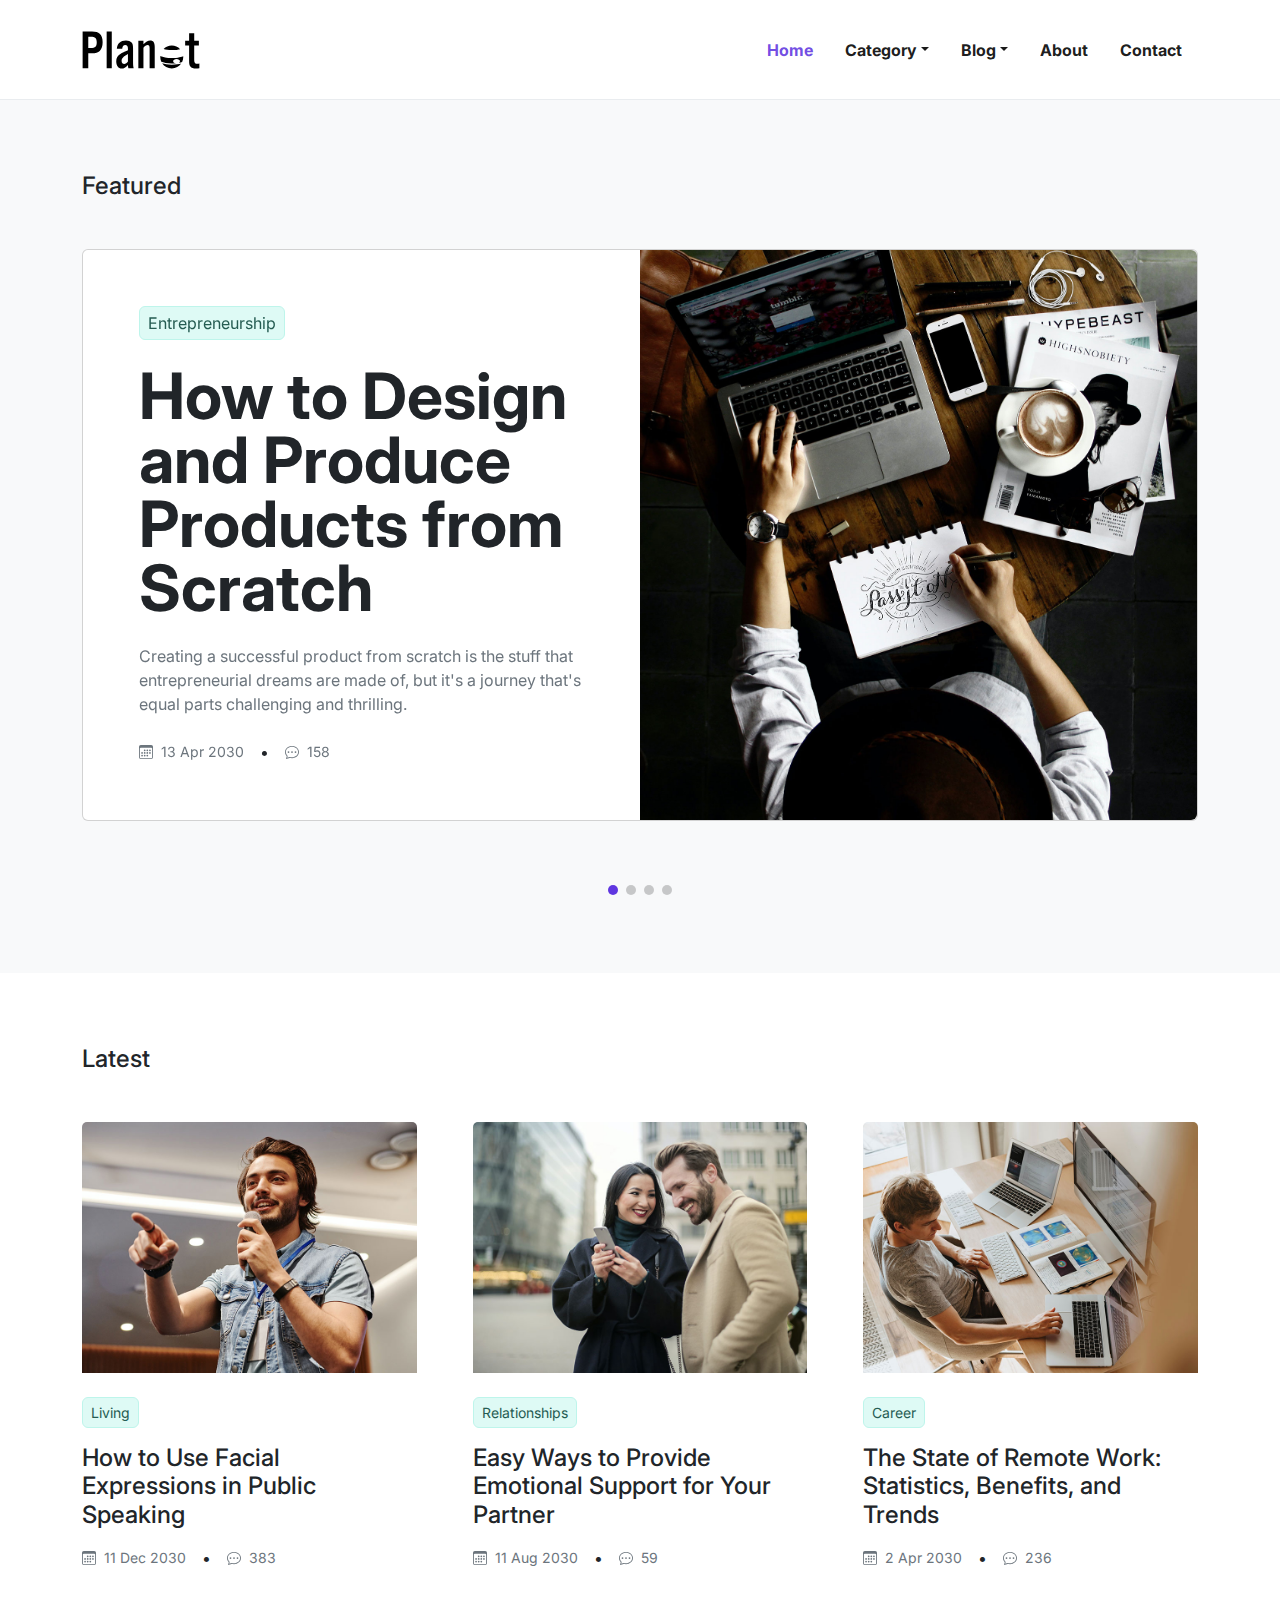
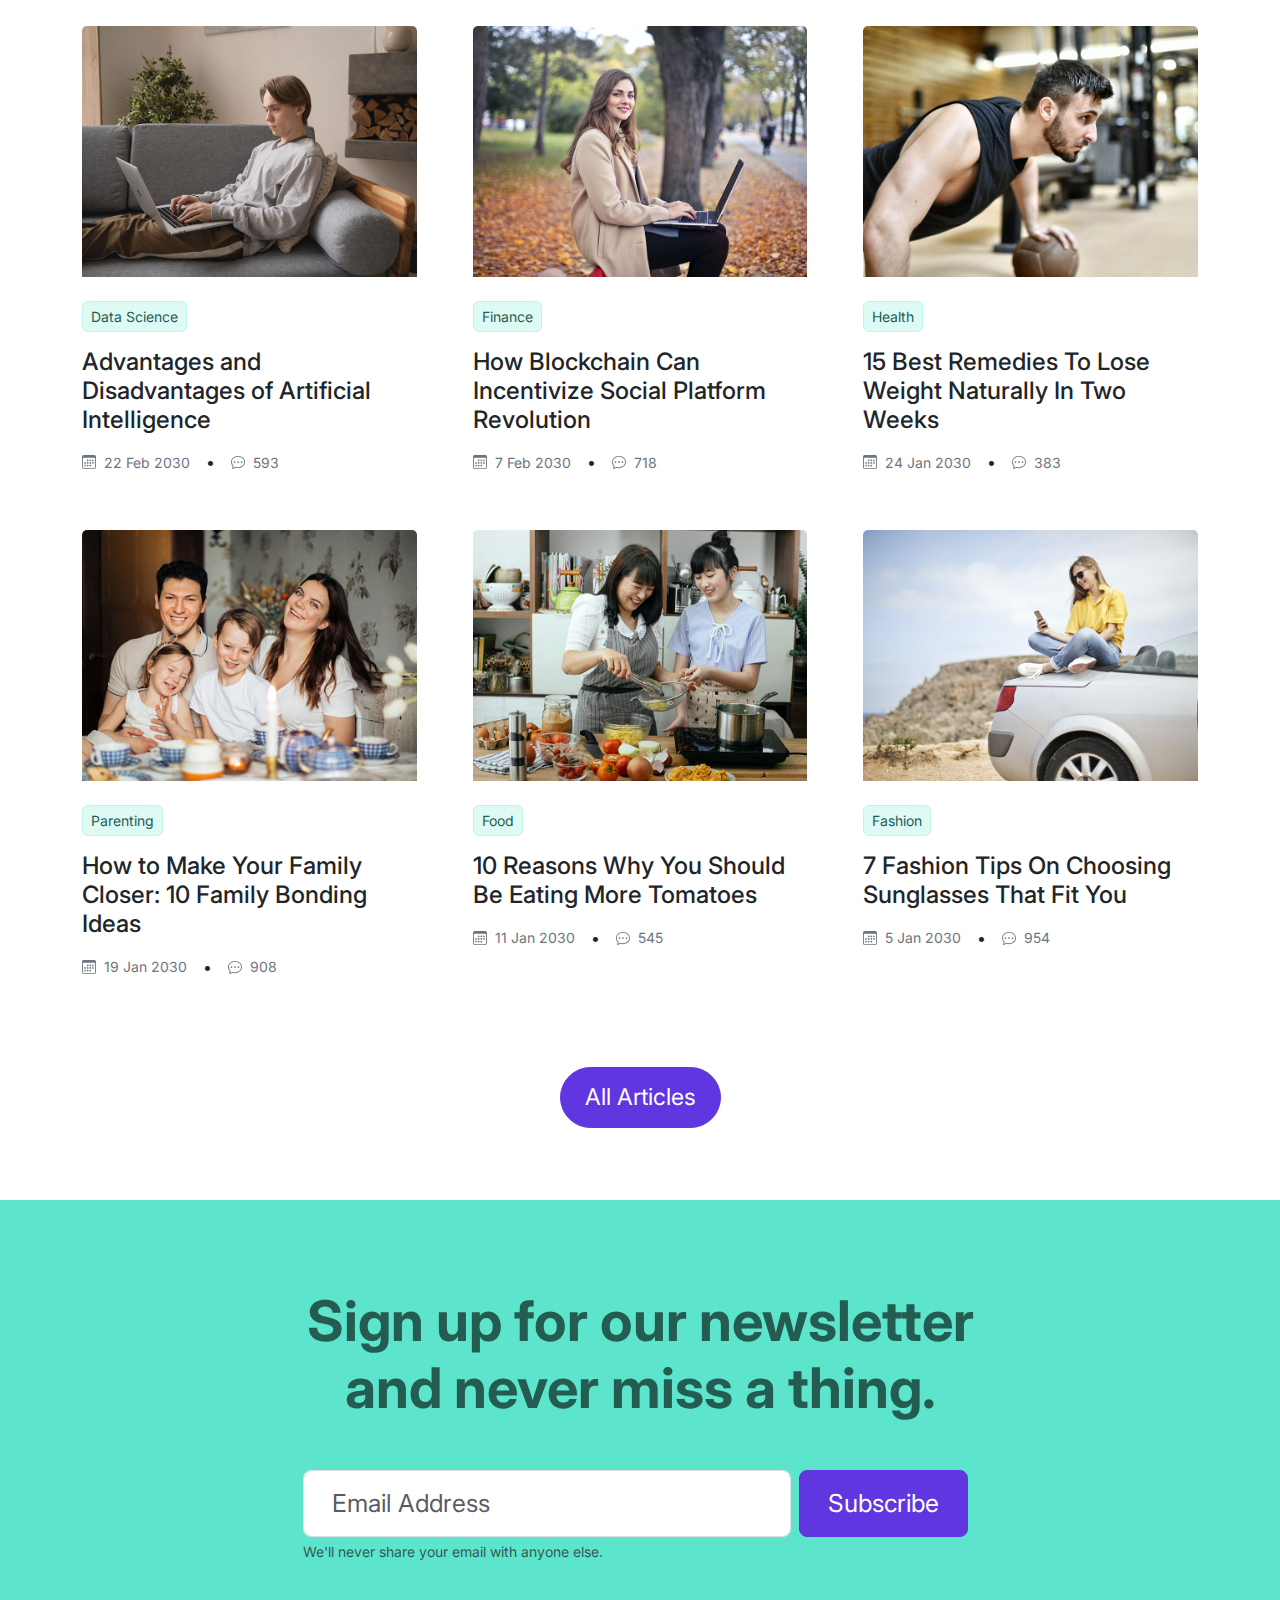
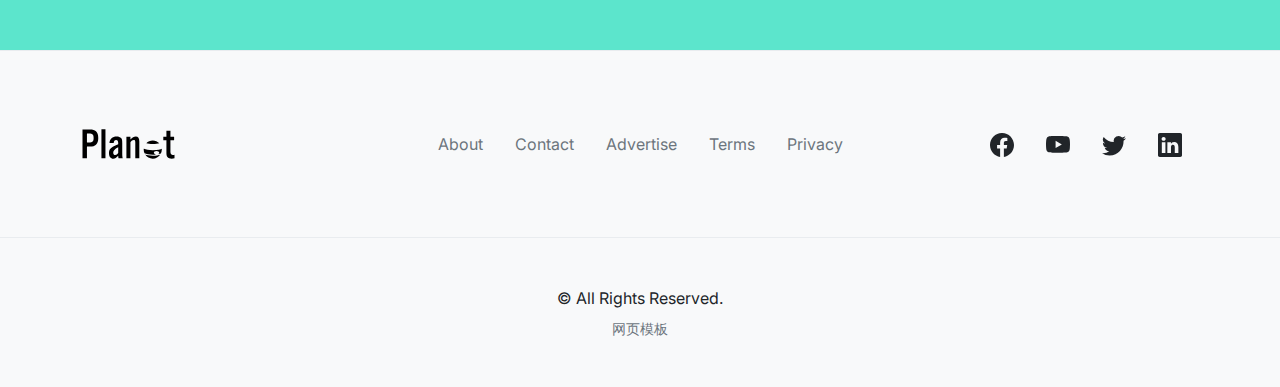
<file: index.html>
<!doctype html>
<html lang="en">

<head>
  <!-- Required Meta Tags -->
  <meta charset="utf-8">
  <meta name="viewport" content="width=device-width, initial-scale=1">

  <!-- Document Title, Description, and Author -->
  <title>Planet Pro - Bootstrap Blog Template</title>
  <meta name="description" content="Planet Pro is a Bootstrap Blog Template.">

  <!-- Favicon and Touch Icons -->
  <link rel="icon" type="image/png" sizes="512x512" href="./assets/favicon/favicon-512x512.png">

  <!-- Google Fonts Files -->
  <link rel="preconnect" href="https://fonts.googleapis.com">
  <link rel="preconnect" href="https://fonts.gstatic.com" crossorigin>
  <link href="https://fonts.googleapis.com/css2?family=Inter:wght@100;200;300;400;500;600;700;800;900&display=swap" rel="stylesheet">

  <!-- CSS Files -->
  <link rel="stylesheet" href="https://unpkg.com/swiper@10.2.0/swiper-bundle.min.css">
  <link rel="stylesheet" href="./assets/css/planet-pro-bsb.css">

  <!-- BSB Head -->

</head>

<body>

  <!-- Header -->
  <header id="header" class="sticky-top bsb-tpl-header-sticky bsb-tpl-header-sticky-animationX">

    <!-- Navbar 1 - Bootstrap Brain Component -->
    <nav class="navbar navbar-expand-lg bsb-navbar bsb-navbar-hover bsb-navbar-caret bsb-tpl-navbar-sticky bg-white border-bottom border-light-subtle" data-bsb-sticky-target="#header">
      <div class="container">
        <a class="navbar-brand" href="index.html">
          <img src="./assets/img/branding/planet-logo.svg" class="bsb-tpl-logo" alt="">
        </a>
        <button class="navbar-toggler border-0" type="button" data-bs-toggle="offcanvas" data-bs-target="#offcanvasNavbar" aria-controls="offcanvasNavbar">
          <svg xmlns="http://www.w3.org/2000/svg" width="24" height="24" fill="currentColor" class="bi bi-list" viewBox="0 0 16 16">
            <path fill-rule="evenodd" d="M2.5 12a.5.5 0 0 1 .5-.5h10a.5.5 0 0 1 0 1H3a.5.5 0 0 1-.5-.5zm0-4a.5.5 0 0 1 .5-.5h10a.5.5 0 0 1 0 1H3a.5.5 0 0 1-.5-.5zm0-4a.5.5 0 0 1 .5-.5h10a.5.5 0 0 1 0 1H3a.5.5 0 0 1-.5-.5z" />
          </svg>
        </button>
        <div class="offcanvas offcanvas-end" tabindex="-1" id="offcanvasNavbar" aria-labelledby="offcanvasNavbarLabel">
          <div class="offcanvas-header">
            <h5 class="offcanvas-title" id="offcanvasNavbarLabel">Menu</h5>
            <button type="button" class="btn-close" data-bs-dismiss="offcanvas" aria-label="Close"></button>
          </div>
          <div class="offcanvas-body">
            <ul class="navbar-nav justify-content-end flex-grow-1">
              <li class="nav-item">
                <a class="nav-link active" aria-current="page" href="index.html">Home</a>
              </li>
              <li class="nav-item dropdown">
                <a class="nav-link dropdown-toggle" href="#!" id="categoryDropdown" role="button" data-bs-toggle="dropdown" aria-expanded="false">Category</a>
                <ul class="dropdown-menu border-0 shadow bsb-zoomIn" aria-labelledby="categoryDropdown">
                  <li><a class="dropdown-item" href="category.html">Health</a></li>
                  <li><a class="dropdown-item" href="category.html">Relationships</a></li>
                  <li><a class="dropdown-item" href="category.html">Finance</a></li>
                  <li><a class="dropdown-item" href="category.html">Entrepreneurship</a></li>
                  <li><a class="dropdown-item" href="category.html">Fashion</a></li>
                </ul>
              </li>
              <li class="nav-item dropdown">
                <a class="nav-link dropdown-toggle" href="#!" id="blogDropdown" role="button" data-bs-toggle="dropdown" aria-expanded="false">Blog</a>
                <ul class="dropdown-menu border-0 shadow bsb-zoomIn" aria-labelledby="blogDropdown">
                  <li><a class="dropdown-item" href="single.html">Single Post</a></li>
                  <li><a class="dropdown-item" href="page.html">Single Page</a></li>
                </ul>
              </li>
              <li class="nav-item">
                <a class="nav-link" href="about.html">About</a>
              </li>
              <li class="nav-item">
                <a class="nav-link" href="contact.html">Contact</a>
              </li>
            </ul>
          </div>
        </div>
      </div>
    </nav>

  </header>

  <!-- Featured 1 Pro - Bootstrap Brain Component -->
  <section class="py-3 py-md-5 py-xl-8 bg-light">
    <div class="container">
      <div class="row justify-content-md-center">
        <div class="col-12">
          <h2 class="h4 mb-4 mb-md-5">Featured</h2>
        </div>
      </div>
    </div>

    <!-- Slider main container -->
    <div class="container">
      <!-- Slider Swiper Container -->
      <div class="swiper bsb-featured-pro-3">
        <!-- Additional required wrapper -->
        <div class="swiper-wrapper mb-5 mb-md-6">
          <!-- Slides -->
          <div class="swiper-slide">
            <article>
              <div class="card">
                <div class="row g-0">
                  <div class="col-12 col-md-6 order-1 order-md-0 d-flex align-items-center">
                    <div class="card-body p-md-4 p-xl-6 p-xxl-9">
                      <div class="entry-header mb-3">
                        <ul class="entry-meta list-unstyled d-flex mb-4">
                          <li>
                            <a class="d-inline-flex px-2 py-1 link-accent text-accent-emphasis bg-accent-subtle border border-accent-subtle rounded-2 text-decoration-none" href="#!">Entrepreneurship</a>
                          </li>
                        </ul>
                        <h2 class="card-title entry-title display-3 fw-bold mb-4 lh-1">
                          <a class="link-dark text-decoration-none" href="#!">How to Design and Produce Products from Scratch</a>
                        </h2>
                      </div>
                      <p class="card-text entry-summary text-secondary mb-4">
                        Creating a successful product from scratch is the stuff that entrepreneurial dreams are made of, but it's a journey that's equal parts challenging and thrilling.
                      </p>
                      <div class="entry-footer">
                        <ul class="entry-meta list-unstyled d-flex align-items-center m-0">
                          <li>
                            <a class="fs-7 link-secondary text-decoration-none d-flex align-items-center" href="#!">
                              <svg xmlns="http://www.w3.org/2000/svg" width="14" height="14" fill="currentColor" class="bi bi-calendar3" viewBox="0 0 16 16">
                                <path d="M14 0H2a2 2 0 0 0-2 2v12a2 2 0 0 0 2 2h12a2 2 0 0 0 2-2V2a2 2 0 0 0-2-2zM1 3.857C1 3.384 1.448 3 2 3h12c.552 0 1 .384 1 .857v10.286c0 .473-.448.857-1 .857H2c-.552 0-1-.384-1-.857V3.857z" />
                                <path d="M6.5 7a1 1 0 1 0 0-2 1 1 0 0 0 0 2zm3 0a1 1 0 1 0 0-2 1 1 0 0 0 0 2zm3 0a1 1 0 1 0 0-2 1 1 0 0 0 0 2zm-9 3a1 1 0 1 0 0-2 1 1 0 0 0 0 2zm3 0a1 1 0 1 0 0-2 1 1 0 0 0 0 2zm3 0a1 1 0 1 0 0-2 1 1 0 0 0 0 2zm3 0a1 1 0 1 0 0-2 1 1 0 0 0 0 2zm-9 3a1 1 0 1 0 0-2 1 1 0 0 0 0 2zm3 0a1 1 0 1 0 0-2 1 1 0 0 0 0 2zm3 0a1 1 0 1 0 0-2 1 1 0 0 0 0 2z" />
                              </svg>
                              <span class="ms-2 fs-7">13 Apr 2030</span>
                            </a>
                          </li>
                          <li>
                            <span class="px-3">&bull;</span>
                          </li>
                          <li>
                            <a class="link-secondary text-decoration-none d-flex align-items-center" href="#!">
                              <svg xmlns="http://www.w3.org/2000/svg" width="14" height="14" fill="currentColor" class="bi bi-chat-dots" viewBox="0 0 16 16">
                                <path d="M5 8a1 1 0 1 1-2 0 1 1 0 0 1 2 0zm4 0a1 1 0 1 1-2 0 1 1 0 0 1 2 0zm3 1a1 1 0 1 0 0-2 1 1 0 0 0 0 2z" />
                                <path d="m2.165 15.803.02-.004c1.83-.363 2.948-.842 3.468-1.105A9.06 9.06 0 0 0 8 15c4.418 0 8-3.134 8-7s-3.582-7-8-7-8 3.134-8 7c0 1.76.743 3.37 1.97 4.6a10.437 10.437 0 0 1-.524 2.318l-.003.011a10.722 10.722 0 0 1-.244.637c-.079.186.074.394.273.362a21.673 21.673 0 0 0 .693-.125zm.8-3.108a1 1 0 0 0-.287-.801C1.618 10.83 1 9.468 1 8c0-3.192 3.004-6 7-6s7 2.808 7 6c0 3.193-3.004 6-7 6a8.06 8.06 0 0 1-2.088-.272 1 1 0 0 0-.711.074c-.387.196-1.24.57-2.634.893a10.97 10.97 0 0 0 .398-2z" />
                              </svg>
                              <span class="ms-2 fs-7">158</span>
                            </a>
                          </li>
                        </ul>
                      </div>
                    </div>
                  </div>
                  <div class="col-12 col-md-6 d-flex">
                    <img class="img-fluid rounded-end object-fit-cover" loading="lazy" src="./assets/img/featured/featured-img-1.jpg" alt="">
                  </div>
                </div>
              </div>
            </article>
          </div>

          <div class="swiper-slide">
            <article>
              <div class="card">
                <div class="row g-0">
                  <div class="col-12 col-md-6 order-1 order-md-0 d-flex align-items-center">
                    <div class="card-body p-md-4 p-xl-6 p-xxl-9">
                      <div class="entry-header mb-3">
                        <ul class="entry-meta list-unstyled d-flex mb-4">
                          <li>
                            <a class="d-inline-flex px-2 py-1 link-accent text-accent-emphasis bg-accent-subtle border border-accent-subtle rounded-2 text-decoration-none" href="#!">Parenting</a>
                          </li>
                        </ul>
                        <h2 class="card-title entry-title display-3 fw-bold mb-4 lh-1">
                          <a class="link-dark text-decoration-none" href="#!">Positive Parenting Tips Every Parent Should Know</a>
                        </h2>
                      </div>
                      <p class="card-text entry-summary text-secondary mb-4">
                        As parents, we strive to nurture, protect and guide our children through each stage of their lives. However, as they grow and develop it’s not always a smooth and easy path.
                      </p>
                      <div class="entry-footer">
                        <ul class="entry-meta list-unstyled d-flex align-items-center m-0">
                          <li>
                            <a class="fs-7 link-secondary text-decoration-none d-flex align-items-center" href="#!">
                              <svg xmlns="http://www.w3.org/2000/svg" width="14" height="14" fill="currentColor" class="bi bi-calendar3" viewBox="0 0 16 16">
                                <path d="M14 0H2a2 2 0 0 0-2 2v12a2 2 0 0 0 2 2h12a2 2 0 0 0 2-2V2a2 2 0 0 0-2-2zM1 3.857C1 3.384 1.448 3 2 3h12c.552 0 1 .384 1 .857v10.286c0 .473-.448.857-1 .857H2c-.552 0-1-.384-1-.857V3.857z" />
                                <path d="M6.5 7a1 1 0 1 0 0-2 1 1 0 0 0 0 2zm3 0a1 1 0 1 0 0-2 1 1 0 0 0 0 2zm3 0a1 1 0 1 0 0-2 1 1 0 0 0 0 2zm-9 3a1 1 0 1 0 0-2 1 1 0 0 0 0 2zm3 0a1 1 0 1 0 0-2 1 1 0 0 0 0 2zm3 0a1 1 0 1 0 0-2 1 1 0 0 0 0 2zm3 0a1 1 0 1 0 0-2 1 1 0 0 0 0 2zm-9 3a1 1 0 1 0 0-2 1 1 0 0 0 0 2zm3 0a1 1 0 1 0 0-2 1 1 0 0 0 0 2zm3 0a1 1 0 1 0 0-2 1 1 0 0 0 0 2z" />
                              </svg>
                              <span class="ms-2 fs-7">25 Jun 2032</span>
                            </a>
                          </li>
                          <li>
                            <span class="px-3">&bull;</span>
                          </li>
                          <li>
                            <a class="link-secondary text-decoration-none d-flex align-items-center" href="#!">
                              <svg xmlns="http://www.w3.org/2000/svg" width="14" height="14" fill="currentColor" class="bi bi-chat-dots" viewBox="0 0 16 16">
                                <path d="M5 8a1 1 0 1 1-2 0 1 1 0 0 1 2 0zm4 0a1 1 0 1 1-2 0 1 1 0 0 1 2 0zm3 1a1 1 0 1 0 0-2 1 1 0 0 0 0 2z" />
                                <path d="m2.165 15.803.02-.004c1.83-.363 2.948-.842 3.468-1.105A9.06 9.06 0 0 0 8 15c4.418 0 8-3.134 8-7s-3.582-7-8-7-8 3.134-8 7c0 1.76.743 3.37 1.97 4.6a10.437 10.437 0 0 1-.524 2.318l-.003.011a10.722 10.722 0 0 1-.244.637c-.079.186.074.394.273.362a21.673 21.673 0 0 0 .693-.125zm.8-3.108a1 1 0 0 0-.287-.801C1.618 10.83 1 9.468 1 8c0-3.192 3.004-6 7-6s7 2.808 7 6c0 3.193-3.004 6-7 6a8.06 8.06 0 0 1-2.088-.272 1 1 0 0 0-.711.074c-.387.196-1.24.57-2.634.893a10.97 10.97 0 0 0 .398-2z" />
                              </svg>
                              <span class="ms-2 fs-7">347</span>
                            </a>
                          </li>
                        </ul>
                      </div>
                    </div>
                  </div>
                  <div class="col-12 col-md-6 d-flex">
                    <img class="img-fluid rounded-end object-fit-cover" loading="lazy" src="./assets/img/featured/featured-img-2.jpg" alt="">
                  </div>
                </div>
              </div>
            </article>
          </div>

          <div class="swiper-slide">
            <article>
              <div class="card">
                <div class="row g-0">
                  <div class="col-12 col-md-6 order-1 order-md-0 d-flex align-items-center">
                    <div class="card-body p-md-4 p-xl-6 p-xxl-9">
                      <div class="entry-header mb-3">
                        <ul class="entry-meta list-unstyled d-flex mb-4">
                          <li>
                            <a class="d-inline-flex px-2 py-1 link-accent text-accent-emphasis bg-accent-subtle border border-accent-subtle rounded-2 text-decoration-none" href="#!">Health</a>
                          </li>
                        </ul>
                        <h2 class="card-title entry-title display-3 fw-bold mb-4 lh-1">
                          <a class="link-dark text-decoration-none" href="#!">Keep Active & Eat Healthy to Improve Well-being</a>
                        </h2>
                      </div>
                      <p class="card-text entry-summary text-secondary mb-4">
                        Eating foods that are good for you and staying physically active may help you reach and maintain a healthy weight and improve how you feel.
                      </p>
                      <div class="entry-footer">
                        <ul class="entry-meta list-unstyled d-flex align-items-center m-0">
                          <li>
                            <a class="fs-7 link-secondary text-decoration-none d-flex align-items-center" href="#!">
                              <svg xmlns="http://www.w3.org/2000/svg" width="14" height="14" fill="currentColor" class="bi bi-calendar3" viewBox="0 0 16 16">
                                <path d="M14 0H2a2 2 0 0 0-2 2v12a2 2 0 0 0 2 2h12a2 2 0 0 0 2-2V2a2 2 0 0 0-2-2zM1 3.857C1 3.384 1.448 3 2 3h12c.552 0 1 .384 1 .857v10.286c0 .473-.448.857-1 .857H2c-.552 0-1-.384-1-.857V3.857z" />
                                <path d="M6.5 7a1 1 0 1 0 0-2 1 1 0 0 0 0 2zm3 0a1 1 0 1 0 0-2 1 1 0 0 0 0 2zm3 0a1 1 0 1 0 0-2 1 1 0 0 0 0 2zm-9 3a1 1 0 1 0 0-2 1 1 0 0 0 0 2zm3 0a1 1 0 1 0 0-2 1 1 0 0 0 0 2zm3 0a1 1 0 1 0 0-2 1 1 0 0 0 0 2zm3 0a1 1 0 1 0 0-2 1 1 0 0 0 0 2zm-9 3a1 1 0 1 0 0-2 1 1 0 0 0 0 2zm3 0a1 1 0 1 0 0-2 1 1 0 0 0 0 2zm3 0a1 1 0 1 0 0-2 1 1 0 0 0 0 2z" />
                              </svg>
                              <span class="ms-2 fs-7">29 Aug 2034</span>
                            </a>
                          </li>
                          <li>
                            <span class="px-3">&bull;</span>
                          </li>
                          <li>
                            <a class="link-secondary text-decoration-none d-flex align-items-center" href="#!">
                              <svg xmlns="http://www.w3.org/2000/svg" width="14" height="14" fill="currentColor" class="bi bi-chat-dots" viewBox="0 0 16 16">
                                <path d="M5 8a1 1 0 1 1-2 0 1 1 0 0 1 2 0zm4 0a1 1 0 1 1-2 0 1 1 0 0 1 2 0zm3 1a1 1 0 1 0 0-2 1 1 0 0 0 0 2z" />
                                <path d="m2.165 15.803.02-.004c1.83-.363 2.948-.842 3.468-1.105A9.06 9.06 0 0 0 8 15c4.418 0 8-3.134 8-7s-3.582-7-8-7-8 3.134-8 7c0 1.76.743 3.37 1.97 4.6a10.437 10.437 0 0 1-.524 2.318l-.003.011a10.722 10.722 0 0 1-.244.637c-.079.186.074.394.273.362a21.673 21.673 0 0 0 .693-.125zm.8-3.108a1 1 0 0 0-.287-.801C1.618 10.83 1 9.468 1 8c0-3.192 3.004-6 7-6s7 2.808 7 6c0 3.193-3.004 6-7 6a8.06 8.06 0 0 1-2.088-.272 1 1 0 0 0-.711.074c-.387.196-1.24.57-2.634.893a10.97 10.97 0 0 0 .398-2z" />
                              </svg>
                              <span class="ms-2 fs-7">732</span>
                            </a>
                          </li>
                        </ul>
                      </div>
                    </div>
                  </div>
                  <div class="col-12 col-md-6 d-flex">
                    <img class="img-fluid rounded-end object-fit-cover" loading="lazy" src="./assets/img/featured/featured-img-3.jpg" alt="">
                  </div>
                </div>
              </div>
            </article>
          </div>

          <div class="swiper-slide">
            <article>
              <div class="card">
                <div class="row g-0">
                  <div class="col-12 col-md-6 order-1 order-md-0 d-flex align-items-center">
                    <div class="card-body p-md-4 p-xl-6 p-xxl-9">
                      <div class="entry-header mb-3">
                        <ul class="entry-meta list-unstyled d-flex mb-4">
                          <li>
                            <a class="d-inline-flex px-2 py-1 link-accent text-accent-emphasis bg-accent-subtle border border-accent-subtle rounded-2 text-decoration-none" href="#!">Finance</a>
                          </li>
                        </ul>
                        <h2 class="card-title entry-title display-3 fw-bold mb-4 lh-1">
                          <a class="link-dark text-decoration-none" href="#!">Best Personal Finance and Budgeting Apps of 2035</a>
                        </h2>
                      </div>
                      <p class="card-text entry-summary text-secondary mb-4">
                        Basic budget apps typically connect with your financial accounts, track spending and categorize expenses so you can see where your money is going.
                      </p>
                      <div class="entry-footer">
                        <ul class="entry-meta list-unstyled d-flex align-items-center m-0">
                          <li>
                            <a class="fs-7 link-secondary text-decoration-none d-flex align-items-center" href="#!">
                              <svg xmlns="http://www.w3.org/2000/svg" width="14" height="14" fill="currentColor" class="bi bi-calendar3" viewBox="0 0 16 16">
                                <path d="M14 0H2a2 2 0 0 0-2 2v12a2 2 0 0 0 2 2h12a2 2 0 0 0 2-2V2a2 2 0 0 0-2-2zM1 3.857C1 3.384 1.448 3 2 3h12c.552 0 1 .384 1 .857v10.286c0 .473-.448.857-1 .857H2c-.552 0-1-.384-1-.857V3.857z" />
                                <path d="M6.5 7a1 1 0 1 0 0-2 1 1 0 0 0 0 2zm3 0a1 1 0 1 0 0-2 1 1 0 0 0 0 2zm3 0a1 1 0 1 0 0-2 1 1 0 0 0 0 2zm-9 3a1 1 0 1 0 0-2 1 1 0 0 0 0 2zm3 0a1 1 0 1 0 0-2 1 1 0 0 0 0 2zm3 0a1 1 0 1 0 0-2 1 1 0 0 0 0 2zm3 0a1 1 0 1 0 0-2 1 1 0 0 0 0 2zm-9 3a1 1 0 1 0 0-2 1 1 0 0 0 0 2zm3 0a1 1 0 1 0 0-2 1 1 0 0 0 0 2zm3 0a1 1 0 1 0 0-2 1 1 0 0 0 0 2z" />
                              </svg>
                              <span class="ms-2 fs-7">9 Nov 2035</span>
                            </a>
                          </li>
                          <li>
                            <span class="px-3">&bull;</span>
                          </li>
                          <li>
                            <a class="link-secondary text-decoration-none d-flex align-items-center" href="#!">
                              <svg xmlns="http://www.w3.org/2000/svg" width="14" height="14" fill="currentColor" class="bi bi-chat-dots" viewBox="0 0 16 16">
                                <path d="M5 8a1 1 0 1 1-2 0 1 1 0 0 1 2 0zm4 0a1 1 0 1 1-2 0 1 1 0 0 1 2 0zm3 1a1 1 0 1 0 0-2 1 1 0 0 0 0 2z" />
                                <path d="m2.165 15.803.02-.004c1.83-.363 2.948-.842 3.468-1.105A9.06 9.06 0 0 0 8 15c4.418 0 8-3.134 8-7s-3.582-7-8-7-8 3.134-8 7c0 1.76.743 3.37 1.97 4.6a10.437 10.437 0 0 1-.524 2.318l-.003.011a10.722 10.722 0 0 1-.244.637c-.079.186.074.394.273.362a21.673 21.673 0 0 0 .693-.125zm.8-3.108a1 1 0 0 0-.287-.801C1.618 10.83 1 9.468 1 8c0-3.192 3.004-6 7-6s7 2.808 7 6c0 3.193-3.004 6-7 6a8.06 8.06 0 0 1-2.088-.272 1 1 0 0 0-.711.074c-.387.196-1.24.57-2.634.893a10.97 10.97 0 0 0 .398-2z" />
                              </svg>
                              <span class="ms-2 fs-7">47</span>
                            </a>
                          </li>
                        </ul>
                      </div>
                    </div>
                  </div>
                  <div class="col-12 col-md-6 d-flex">
                    <img class="img-fluid rounded-end object-fit-cover" loading="lazy" src="./assets/img/featured/featured-img-4.jpg" alt="">
                  </div>
                </div>
              </div>
            </article>
          </div>
        </div>

        <!-- If we need pagination -->
        <div class="swiper-pagination position-relative bottom-0" style="--swiper-pagination-color: var(--bs-primary);  --swiper-pagination-bullet-size: 10px;"></div>
      </div>
    </div>
  </section>

  <!-- Main -->
  <main id="main">

    <!-- Blog 5 - Bootstrap Brain Component -->
    <section class="bsb-blog-5 py-3 py-md-5 py-xl-8 bsb-section-py-xxl-1">
      <div class="container">
        <div class="row justify-content-md-center">
          <div class="col-12">
            <h2 class="h4 mb-4 mb-md-5">Latest</h2>
          </div>
        </div>
      </div>

      <div class="container overflow-hidden">
        <div class="row gy-4 gy-md-5 gx-xl-6 gy-xl-6 gx-xxl-9 gy-xxl-9">
          <div class="col-12 col-lg-4">
            <article>
              <div class="card border-0 bg-transparent">
                <figure class="card-img-top mb-4 overflow-hidden bsb-overlay-hover">
                  <a href="#!">
                    <img class="img-fluid bsb-scale bsb-hover-scale-up" loading="lazy" src="./assets/img/blog/blog-img-1.jpg" alt="">
                  </a>
                  <figcaption>
                    <svg xmlns="http://www.w3.org/2000/svg" width="32" height="32" fill="currentColor" class="bi bi-eye text-white bsb-hover-fadeInLeft" viewBox="0 0 16 16">
                      <path d="M16 8s-3-5.5-8-5.5S0 8 0 8s3 5.5 8 5.5S16 8 16 8zM1.173 8a13.133 13.133 0 0 1 1.66-2.043C4.12 4.668 5.88 3.5 8 3.5c2.12 0 3.879 1.168 5.168 2.457A13.133 13.133 0 0 1 14.828 8c-.058.087-.122.183-.195.288-.335.48-.83 1.12-1.465 1.755C11.879 11.332 10.119 12.5 8 12.5c-2.12 0-3.879-1.168-5.168-2.457A13.134 13.134 0 0 1 1.172 8z" />
                      <path d="M8 5.5a2.5 2.5 0 1 0 0 5 2.5 2.5 0 0 0 0-5zM4.5 8a3.5 3.5 0 1 1 7 0 3.5 3.5 0 0 1-7 0z" />
                    </svg>
                    <h4 class="h6 text-white bsb-hover-fadeInRight mt-2">Read More</h4>
                  </figcaption>
                </figure>
                <div class="card-body m-0 p-0">
                  <div class="entry-header mb-3">
                    <ul class="entry-meta list-unstyled d-flex mb-3">
                      <li>
                        <a class="d-inline-flex px-2 py-1 link-accent text-accent-emphasis bg-accent-subtle border border-accent-subtle rounded-2 text-decoration-none fs-7" href="#!">Living</a>
                      </li>
                    </ul>
                    <h2 class="card-title entry-title h4 m-0">
                      <a class="link-dark text-decoration-none" href="#!">How to Use Facial Expressions in Public Speaking</a>
                    </h2>
                  </div>
                </div>
                <div class="card-footer border-0 bg-transparent p-0 m-0">
                  <ul class="entry-meta list-unstyled d-flex align-items-center m-0">
                    <li>
                      <a class="fs-7 link-secondary text-decoration-none d-flex align-items-center" href="#!">
                        <svg xmlns="http://www.w3.org/2000/svg" width="14" height="14" fill="currentColor" class="bi bi-calendar3" viewBox="0 0 16 16">
                          <path d="M14 0H2a2 2 0 0 0-2 2v12a2 2 0 0 0 2 2h12a2 2 0 0 0 2-2V2a2 2 0 0 0-2-2zM1 3.857C1 3.384 1.448 3 2 3h12c.552 0 1 .384 1 .857v10.286c0 .473-.448.857-1 .857H2c-.552 0-1-.384-1-.857V3.857z" />
                          <path d="M6.5 7a1 1 0 1 0 0-2 1 1 0 0 0 0 2zm3 0a1 1 0 1 0 0-2 1 1 0 0 0 0 2zm3 0a1 1 0 1 0 0-2 1 1 0 0 0 0 2zm-9 3a1 1 0 1 0 0-2 1 1 0 0 0 0 2zm3 0a1 1 0 1 0 0-2 1 1 0 0 0 0 2zm3 0a1 1 0 1 0 0-2 1 1 0 0 0 0 2zm3 0a1 1 0 1 0 0-2 1 1 0 0 0 0 2zm-9 3a1 1 0 1 0 0-2 1 1 0 0 0 0 2zm3 0a1 1 0 1 0 0-2 1 1 0 0 0 0 2zm3 0a1 1 0 1 0 0-2 1 1 0 0 0 0 2z" />
                        </svg>
                        <span class="ms-2 fs-7">11 Dec 2030</span>
                      </a>
                    </li>
                    <li>
                      <span class="px-3">&bull;</span>
                    </li>
                    <li>
                      <a class="link-secondary text-decoration-none d-flex align-items-center" href="#!">
                        <svg xmlns="http://www.w3.org/2000/svg" width="14" height="14" fill="currentColor" class="bi bi-chat-dots" viewBox="0 0 16 16">
                          <path d="M5 8a1 1 0 1 1-2 0 1 1 0 0 1 2 0zm4 0a1 1 0 1 1-2 0 1 1 0 0 1 2 0zm3 1a1 1 0 1 0 0-2 1 1 0 0 0 0 2z" />
                          <path d="m2.165 15.803.02-.004c1.83-.363 2.948-.842 3.468-1.105A9.06 9.06 0 0 0 8 15c4.418 0 8-3.134 8-7s-3.582-7-8-7-8 3.134-8 7c0 1.76.743 3.37 1.97 4.6a10.437 10.437 0 0 1-.524 2.318l-.003.011a10.722 10.722 0 0 1-.244.637c-.079.186.074.394.273.362a21.673 21.673 0 0 0 .693-.125zm.8-3.108a1 1 0 0 0-.287-.801C1.618 10.83 1 9.468 1 8c0-3.192 3.004-6 7-6s7 2.808 7 6c0 3.193-3.004 6-7 6a8.06 8.06 0 0 1-2.088-.272 1 1 0 0 0-.711.074c-.387.196-1.24.57-2.634.893a10.97 10.97 0 0 0 .398-2z" />
                        </svg>
                        <span class="ms-2 fs-7">383</span>
                      </a>
                    </li>
                  </ul>
                </div>
              </div>
            </article>
          </div>
          <div class="col-12 col-lg-4">
            <article>
              <div class="card border-0 bg-transparent">
                <figure class="card-img-top mb-4 overflow-hidden bsb-overlay-hover">
                  <a href="#!">
                    <img class="img-fluid bsb-scale bsb-hover-scale-up" loading="lazy" src="./assets/img/blog/blog-img-2.jpg" alt="">
                  </a>
                  <figcaption>
                    <svg xmlns="http://www.w3.org/2000/svg" width="32" height="32" fill="currentColor" class="bi bi-eye text-white bsb-hover-fadeInLeft" viewBox="0 0 16 16">
                      <path d="M16 8s-3-5.5-8-5.5S0 8 0 8s3 5.5 8 5.5S16 8 16 8zM1.173 8a13.133 13.133 0 0 1 1.66-2.043C4.12 4.668 5.88 3.5 8 3.5c2.12 0 3.879 1.168 5.168 2.457A13.133 13.133 0 0 1 14.828 8c-.058.087-.122.183-.195.288-.335.48-.83 1.12-1.465 1.755C11.879 11.332 10.119 12.5 8 12.5c-2.12 0-3.879-1.168-5.168-2.457A13.134 13.134 0 0 1 1.172 8z" />
                      <path d="M8 5.5a2.5 2.5 0 1 0 0 5 2.5 2.5 0 0 0 0-5zM4.5 8a3.5 3.5 0 1 1 7 0 3.5 3.5 0 0 1-7 0z" />
                    </svg>
                    <h4 class="h6 text-white bsb-hover-fadeInRight mt-2">Read More</h4>
                  </figcaption>
                </figure>
                <div class="card-body m-0 p-0">
                  <div class="entry-header mb-3">
                    <ul class="entry-meta list-unstyled d-flex mb-3">
                      <li>
                        <a class="d-inline-flex px-2 py-1 link-accent text-accent-emphasis bg-accent-subtle border border-accent-subtle rounded-2 text-decoration-none fs-7" href="#!">Relationships</a>
                      </li>
                    </ul>
                    <h2 class="card-title entry-title h4 m-0">
                      <a class="link-dark text-decoration-none" href="#!">Easy Ways to Provide Emotional Support for Your Partner</a>
                    </h2>
                  </div>
                </div>
                <div class="card-footer border-0 bg-transparent p-0 m-0">
                  <ul class="entry-meta list-unstyled d-flex align-items-center m-0">
                    <li>
                      <a class="fs-7 link-secondary text-decoration-none d-flex align-items-center" href="#!">
                        <svg xmlns="http://www.w3.org/2000/svg" width="14" height="14" fill="currentColor" class="bi bi-calendar3" viewBox="0 0 16 16">
                          <path d="M14 0H2a2 2 0 0 0-2 2v12a2 2 0 0 0 2 2h12a2 2 0 0 0 2-2V2a2 2 0 0 0-2-2zM1 3.857C1 3.384 1.448 3 2 3h12c.552 0 1 .384 1 .857v10.286c0 .473-.448.857-1 .857H2c-.552 0-1-.384-1-.857V3.857z" />
                          <path d="M6.5 7a1 1 0 1 0 0-2 1 1 0 0 0 0 2zm3 0a1 1 0 1 0 0-2 1 1 0 0 0 0 2zm3 0a1 1 0 1 0 0-2 1 1 0 0 0 0 2zm-9 3a1 1 0 1 0 0-2 1 1 0 0 0 0 2zm3 0a1 1 0 1 0 0-2 1 1 0 0 0 0 2zm3 0a1 1 0 1 0 0-2 1 1 0 0 0 0 2zm3 0a1 1 0 1 0 0-2 1 1 0 0 0 0 2zm-9 3a1 1 0 1 0 0-2 1 1 0 0 0 0 2zm3 0a1 1 0 1 0 0-2 1 1 0 0 0 0 2zm3 0a1 1 0 1 0 0-2 1 1 0 0 0 0 2z" />
                        </svg>
                        <span class="ms-2 fs-7">11 Aug 2030</span>
                      </a>
                    </li>
                    <li>
                      <span class="px-3">&bull;</span>
                    </li>
                    <li>
                      <a class="link-secondary text-decoration-none d-flex align-items-center" href="#!">
                        <svg xmlns="http://www.w3.org/2000/svg" width="14" height="14" fill="currentColor" class="bi bi-chat-dots" viewBox="0 0 16 16">
                          <path d="M5 8a1 1 0 1 1-2 0 1 1 0 0 1 2 0zm4 0a1 1 0 1 1-2 0 1 1 0 0 1 2 0zm3 1a1 1 0 1 0 0-2 1 1 0 0 0 0 2z" />
                          <path d="m2.165 15.803.02-.004c1.83-.363 2.948-.842 3.468-1.105A9.06 9.06 0 0 0 8 15c4.418 0 8-3.134 8-7s-3.582-7-8-7-8 3.134-8 7c0 1.76.743 3.37 1.97 4.6a10.437 10.437 0 0 1-.524 2.318l-.003.011a10.722 10.722 0 0 1-.244.637c-.079.186.074.394.273.362a21.673 21.673 0 0 0 .693-.125zm.8-3.108a1 1 0 0 0-.287-.801C1.618 10.83 1 9.468 1 8c0-3.192 3.004-6 7-6s7 2.808 7 6c0 3.193-3.004 6-7 6a8.06 8.06 0 0 1-2.088-.272 1 1 0 0 0-.711.074c-.387.196-1.24.57-2.634.893a10.97 10.97 0 0 0 .398-2z" />
                        </svg>
                        <span class="ms-2 fs-7">59</span>
                      </a>
                    </li>
                  </ul>
                </div>
              </div>
            </article>
          </div>
          <div class="col-12 col-lg-4">
            <article>
              <div class="card border-0 bg-transparent">
                <figure class="card-img-top mb-4 overflow-hidden bsb-overlay-hover">
                  <a href="#!">
                    <img class="img-fluid bsb-scale bsb-hover-scale-up" loading="lazy" src="./assets/img/blog/blog-img-3.jpg" alt="">
                  </a>
                  <figcaption>
                    <svg xmlns="http://www.w3.org/2000/svg" width="32" height="32" fill="currentColor" class="bi bi-eye text-white bsb-hover-fadeInLeft" viewBox="0 0 16 16">
                      <path d="M16 8s-3-5.5-8-5.5S0 8 0 8s3 5.5 8 5.5S16 8 16 8zM1.173 8a13.133 13.133 0 0 1 1.66-2.043C4.12 4.668 5.88 3.5 8 3.5c2.12 0 3.879 1.168 5.168 2.457A13.133 13.133 0 0 1 14.828 8c-.058.087-.122.183-.195.288-.335.48-.83 1.12-1.465 1.755C11.879 11.332 10.119 12.5 8 12.5c-2.12 0-3.879-1.168-5.168-2.457A13.134 13.134 0 0 1 1.172 8z" />
                      <path d="M8 5.5a2.5 2.5 0 1 0 0 5 2.5 2.5 0 0 0 0-5zM4.5 8a3.5 3.5 0 1 1 7 0 3.5 3.5 0 0 1-7 0z" />
                    </svg>
                    <h4 class="h6 text-white bsb-hover-fadeInRight mt-2">Read More</h4>
                  </figcaption>
                </figure>
                <div class="card-body m-0 p-0">
                  <div class="entry-header mb-3">
                    <ul class="entry-meta list-unstyled d-flex mb-3">
                      <li>
                        <a class="d-inline-flex px-2 py-1 link-accent text-accent-emphasis bg-accent-subtle border border-accent-subtle rounded-2 text-decoration-none fs-7" href="#!">Career</a>
                      </li>
                    </ul>
                    <h2 class="card-title entry-title h4 m-0">
                      <a class="link-dark text-decoration-none" href="#!">The State of Remote Work: Statistics, Benefits, and Trends</a>
                    </h2>
                  </div>
                </div>
                <div class="card-footer border-0 bg-transparent p-0 m-0">
                  <ul class="entry-meta list-unstyled d-flex align-items-center m-0">
                    <li>
                      <a class="fs-7 link-secondary text-decoration-none d-flex align-items-center" href="#!">
                        <svg xmlns="http://www.w3.org/2000/svg" width="14" height="14" fill="currentColor" class="bi bi-calendar3" viewBox="0 0 16 16">
                          <path d="M14 0H2a2 2 0 0 0-2 2v12a2 2 0 0 0 2 2h12a2 2 0 0 0 2-2V2a2 2 0 0 0-2-2zM1 3.857C1 3.384 1.448 3 2 3h12c.552 0 1 .384 1 .857v10.286c0 .473-.448.857-1 .857H2c-.552 0-1-.384-1-.857V3.857z" />
                          <path d="M6.5 7a1 1 0 1 0 0-2 1 1 0 0 0 0 2zm3 0a1 1 0 1 0 0-2 1 1 0 0 0 0 2zm3 0a1 1 0 1 0 0-2 1 1 0 0 0 0 2zm-9 3a1 1 0 1 0 0-2 1 1 0 0 0 0 2zm3 0a1 1 0 1 0 0-2 1 1 0 0 0 0 2zm3 0a1 1 0 1 0 0-2 1 1 0 0 0 0 2zm3 0a1 1 0 1 0 0-2 1 1 0 0 0 0 2zm-9 3a1 1 0 1 0 0-2 1 1 0 0 0 0 2zm3 0a1 1 0 1 0 0-2 1 1 0 0 0 0 2zm3 0a1 1 0 1 0 0-2 1 1 0 0 0 0 2z" />
                        </svg>
                        <span class="ms-2 fs-7">2 Apr 2030</span>
                      </a>
                    </li>
                    <li>
                      <span class="px-3">&bull;</span>
                    </li>
                    <li>
                      <a class="link-secondary text-decoration-none d-flex align-items-center" href="#!">
                        <svg xmlns="http://www.w3.org/2000/svg" width="14" height="14" fill="currentColor" class="bi bi-chat-dots" viewBox="0 0 16 16">
                          <path d="M5 8a1 1 0 1 1-2 0 1 1 0 0 1 2 0zm4 0a1 1 0 1 1-2 0 1 1 0 0 1 2 0zm3 1a1 1 0 1 0 0-2 1 1 0 0 0 0 2z" />
                          <path d="m2.165 15.803.02-.004c1.83-.363 2.948-.842 3.468-1.105A9.06 9.06 0 0 0 8 15c4.418 0 8-3.134 8-7s-3.582-7-8-7-8 3.134-8 7c0 1.76.743 3.37 1.97 4.6a10.437 10.437 0 0 1-.524 2.318l-.003.011a10.722 10.722 0 0 1-.244.637c-.079.186.074.394.273.362a21.673 21.673 0 0 0 .693-.125zm.8-3.108a1 1 0 0 0-.287-.801C1.618 10.83 1 9.468 1 8c0-3.192 3.004-6 7-6s7 2.808 7 6c0 3.193-3.004 6-7 6a8.06 8.06 0 0 1-2.088-.272 1 1 0 0 0-.711.074c-.387.196-1.24.57-2.634.893a10.97 10.97 0 0 0 .398-2z" />
                        </svg>
                        <span class="ms-2 fs-7">236</span>
                      </a>
                    </li>
                  </ul>
                </div>
              </div>
            </article>
          </div>
          <div class="col-12 col-lg-4">
            <article>
              <div class="card border-0 bg-transparent">
                <figure class="card-img-top mb-4 overflow-hidden bsb-overlay-hover">
                  <a href="#!">
                    <img class="img-fluid bsb-scale bsb-hover-scale-up" loading="lazy" src="./assets/img/blog/blog-img-4.jpg" alt="">
                  </a>
                  <figcaption>
                    <svg xmlns="http://www.w3.org/2000/svg" width="32" height="32" fill="currentColor" class="bi bi-eye text-white bsb-hover-fadeInLeft" viewBox="0 0 16 16">
                      <path d="M16 8s-3-5.5-8-5.5S0 8 0 8s3 5.5 8 5.5S16 8 16 8zM1.173 8a13.133 13.133 0 0 1 1.66-2.043C4.12 4.668 5.88 3.5 8 3.5c2.12 0 3.879 1.168 5.168 2.457A13.133 13.133 0 0 1 14.828 8c-.058.087-.122.183-.195.288-.335.48-.83 1.12-1.465 1.755C11.879 11.332 10.119 12.5 8 12.5c-2.12 0-3.879-1.168-5.168-2.457A13.134 13.134 0 0 1 1.172 8z" />
                      <path d="M8 5.5a2.5 2.5 0 1 0 0 5 2.5 2.5 0 0 0 0-5zM4.5 8a3.5 3.5 0 1 1 7 0 3.5 3.5 0 0 1-7 0z" />
                    </svg>
                    <h4 class="h6 text-white bsb-hover-fadeInRight mt-2">Read More</h4>
                  </figcaption>
                </figure>
                <div class="card-body m-0 p-0">
                  <div class="entry-header mb-3">
                    <ul class="entry-meta list-unstyled d-flex mb-3">
                      <li>
                        <a class="d-inline-flex px-2 py-1 link-accent text-accent-emphasis bg-accent-subtle border border-accent-subtle rounded-2 text-decoration-none fs-7" href="#!">Data Science</a>
                      </li>
                    </ul>
                    <h2 class="card-title entry-title h4 m-0">
                      <a class="link-dark text-decoration-none" href="#!">Advantages and Disadvantages of Artificial Intelligence</a>
                    </h2>
                  </div>
                </div>
                <div class="card-footer border-0 bg-transparent p-0 m-0">
                  <ul class="entry-meta list-unstyled d-flex align-items-center m-0">
                    <li>
                      <a class="fs-7 link-secondary text-decoration-none d-flex align-items-center" href="#!">
                        <svg xmlns="http://www.w3.org/2000/svg" width="14" height="14" fill="currentColor" class="bi bi-calendar3" viewBox="0 0 16 16">
                          <path d="M14 0H2a2 2 0 0 0-2 2v12a2 2 0 0 0 2 2h12a2 2 0 0 0 2-2V2a2 2 0 0 0-2-2zM1 3.857C1 3.384 1.448 3 2 3h12c.552 0 1 .384 1 .857v10.286c0 .473-.448.857-1 .857H2c-.552 0-1-.384-1-.857V3.857z" />
                          <path d="M6.5 7a1 1 0 1 0 0-2 1 1 0 0 0 0 2zm3 0a1 1 0 1 0 0-2 1 1 0 0 0 0 2zm3 0a1 1 0 1 0 0-2 1 1 0 0 0 0 2zm-9 3a1 1 0 1 0 0-2 1 1 0 0 0 0 2zm3 0a1 1 0 1 0 0-2 1 1 0 0 0 0 2zm3 0a1 1 0 1 0 0-2 1 1 0 0 0 0 2zm3 0a1 1 0 1 0 0-2 1 1 0 0 0 0 2zm-9 3a1 1 0 1 0 0-2 1 1 0 0 0 0 2zm3 0a1 1 0 1 0 0-2 1 1 0 0 0 0 2zm3 0a1 1 0 1 0 0-2 1 1 0 0 0 0 2z" />
                        </svg>
                        <span class="ms-2 fs-7">22 Feb 2030</span>
                      </a>
                    </li>
                    <li>
                      <span class="px-3">&bull;</span>
                    </li>
                    <li>
                      <a class="link-secondary text-decoration-none d-flex align-items-center" href="#!">
                        <svg xmlns="http://www.w3.org/2000/svg" width="14" height="14" fill="currentColor" class="bi bi-chat-dots" viewBox="0 0 16 16">
                          <path d="M5 8a1 1 0 1 1-2 0 1 1 0 0 1 2 0zm4 0a1 1 0 1 1-2 0 1 1 0 0 1 2 0zm3 1a1 1 0 1 0 0-2 1 1 0 0 0 0 2z" />
                          <path d="m2.165 15.803.02-.004c1.83-.363 2.948-.842 3.468-1.105A9.06 9.06 0 0 0 8 15c4.418 0 8-3.134 8-7s-3.582-7-8-7-8 3.134-8 7c0 1.76.743 3.37 1.97 4.6a10.437 10.437 0 0 1-.524 2.318l-.003.011a10.722 10.722 0 0 1-.244.637c-.079.186.074.394.273.362a21.673 21.673 0 0 0 .693-.125zm.8-3.108a1 1 0 0 0-.287-.801C1.618 10.83 1 9.468 1 8c0-3.192 3.004-6 7-6s7 2.808 7 6c0 3.193-3.004 6-7 6a8.06 8.06 0 0 1-2.088-.272 1 1 0 0 0-.711.074c-.387.196-1.24.57-2.634.893a10.97 10.97 0 0 0 .398-2z" />
                        </svg>
                        <span class="ms-2 fs-7">593</span>
                      </a>
                    </li>
                  </ul>
                </div>
              </div>
            </article>
          </div>
          <div class="col-12 col-lg-4">
            <article>
              <div class="card border-0 bg-transparent">
                <figure class="card-img-top mb-4 overflow-hidden bsb-overlay-hover">
                  <a href="#!">
                    <img class="img-fluid bsb-scale bsb-hover-scale-up" loading="lazy" src="./assets/img/blog/blog-img-5.jpg" alt="">
                  </a>
                  <figcaption>
                    <svg xmlns="http://www.w3.org/2000/svg" width="32" height="32" fill="currentColor" class="bi bi-eye text-white bsb-hover-fadeInLeft" viewBox="0 0 16 16">
                      <path d="M16 8s-3-5.5-8-5.5S0 8 0 8s3 5.5 8 5.5S16 8 16 8zM1.173 8a13.133 13.133 0 0 1 1.66-2.043C4.12 4.668 5.88 3.5 8 3.5c2.12 0 3.879 1.168 5.168 2.457A13.133 13.133 0 0 1 14.828 8c-.058.087-.122.183-.195.288-.335.48-.83 1.12-1.465 1.755C11.879 11.332 10.119 12.5 8 12.5c-2.12 0-3.879-1.168-5.168-2.457A13.134 13.134 0 0 1 1.172 8z" />
                      <path d="M8 5.5a2.5 2.5 0 1 0 0 5 2.5 2.5 0 0 0 0-5zM4.5 8a3.5 3.5 0 1 1 7 0 3.5 3.5 0 0 1-7 0z" />
                    </svg>
                    <h4 class="h6 text-white bsb-hover-fadeInRight mt-2">Read More</h4>
                  </figcaption>
                </figure>
                <div class="card-body m-0 p-0">
                  <div class="entry-header mb-3">
                    <ul class="entry-meta list-unstyled d-flex mb-3">
                      <li>
                        <a class="d-inline-flex px-2 py-1 link-accent text-accent-emphasis bg-accent-subtle border border-accent-subtle rounded-2 text-decoration-none fs-7" href="#!">Finance</a>
                      </li>
                    </ul>
                    <h2 class="card-title entry-title h4 m-0">
                      <a class="link-dark text-decoration-none" href="#!">How Blockchain Can Incentivize Social Platform Revolution</a>
                    </h2>
                  </div>
                </div>
                <div class="card-footer border-0 bg-transparent p-0 m-0">
                  <ul class="entry-meta list-unstyled d-flex align-items-center m-0">
                    <li>
                      <a class="fs-7 link-secondary text-decoration-none d-flex align-items-center" href="#!">
                        <svg xmlns="http://www.w3.org/2000/svg" width="14" height="14" fill="currentColor" class="bi bi-calendar3" viewBox="0 0 16 16">
                          <path d="M14 0H2a2 2 0 0 0-2 2v12a2 2 0 0 0 2 2h12a2 2 0 0 0 2-2V2a2 2 0 0 0-2-2zM1 3.857C1 3.384 1.448 3 2 3h12c.552 0 1 .384 1 .857v10.286c0 .473-.448.857-1 .857H2c-.552 0-1-.384-1-.857V3.857z" />
                          <path d="M6.5 7a1 1 0 1 0 0-2 1 1 0 0 0 0 2zm3 0a1 1 0 1 0 0-2 1 1 0 0 0 0 2zm3 0a1 1 0 1 0 0-2 1 1 0 0 0 0 2zm-9 3a1 1 0 1 0 0-2 1 1 0 0 0 0 2zm3 0a1 1 0 1 0 0-2 1 1 0 0 0 0 2zm3 0a1 1 0 1 0 0-2 1 1 0 0 0 0 2zm3 0a1 1 0 1 0 0-2 1 1 0 0 0 0 2zm-9 3a1 1 0 1 0 0-2 1 1 0 0 0 0 2zm3 0a1 1 0 1 0 0-2 1 1 0 0 0 0 2zm3 0a1 1 0 1 0 0-2 1 1 0 0 0 0 2z" />
                        </svg>
                        <span class="ms-2 fs-7">7 Feb 2030</span>
                      </a>
                    </li>
                    <li>
                      <span class="px-3">&bull;</span>
                    </li>
                    <li>
                      <a class="link-secondary text-decoration-none d-flex align-items-center" href="#!">
                        <svg xmlns="http://www.w3.org/2000/svg" width="14" height="14" fill="currentColor" class="bi bi-chat-dots" viewBox="0 0 16 16">
                          <path d="M5 8a1 1 0 1 1-2 0 1 1 0 0 1 2 0zm4 0a1 1 0 1 1-2 0 1 1 0 0 1 2 0zm3 1a1 1 0 1 0 0-2 1 1 0 0 0 0 2z" />
                          <path d="m2.165 15.803.02-.004c1.83-.363 2.948-.842 3.468-1.105A9.06 9.06 0 0 0 8 15c4.418 0 8-3.134 8-7s-3.582-7-8-7-8 3.134-8 7c0 1.76.743 3.37 1.97 4.6a10.437 10.437 0 0 1-.524 2.318l-.003.011a10.722 10.722 0 0 1-.244.637c-.079.186.074.394.273.362a21.673 21.673 0 0 0 .693-.125zm.8-3.108a1 1 0 0 0-.287-.801C1.618 10.83 1 9.468 1 8c0-3.192 3.004-6 7-6s7 2.808 7 6c0 3.193-3.004 6-7 6a8.06 8.06 0 0 1-2.088-.272 1 1 0 0 0-.711.074c-.387.196-1.24.57-2.634.893a10.97 10.97 0 0 0 .398-2z" />
                        </svg>
                        <span class="ms-2 fs-7">718</span>
                      </a>
                    </li>
                  </ul>
                </div>
              </div>
            </article>
          </div>
          <div class="col-12 col-lg-4">
            <article>
              <div class="card border-0 bg-transparent">
                <figure class="card-img-top mb-4 overflow-hidden bsb-overlay-hover">
                  <a href="#!">
                    <img class="img-fluid bsb-scale bsb-hover-scale-up" loading="lazy" src="./assets/img/blog/blog-img-6.jpg" alt="">
                  </a>
                  <figcaption>
                    <svg xmlns="http://www.w3.org/2000/svg" width="32" height="32" fill="currentColor" class="bi bi-eye text-white bsb-hover-fadeInLeft" viewBox="0 0 16 16">
                      <path d="M16 8s-3-5.5-8-5.5S0 8 0 8s3 5.5 8 5.5S16 8 16 8zM1.173 8a13.133 13.133 0 0 1 1.66-2.043C4.12 4.668 5.88 3.5 8 3.5c2.12 0 3.879 1.168 5.168 2.457A13.133 13.133 0 0 1 14.828 8c-.058.087-.122.183-.195.288-.335.48-.83 1.12-1.465 1.755C11.879 11.332 10.119 12.5 8 12.5c-2.12 0-3.879-1.168-5.168-2.457A13.134 13.134 0 0 1 1.172 8z" />
                      <path d="M8 5.5a2.5 2.5 0 1 0 0 5 2.5 2.5 0 0 0 0-5zM4.5 8a3.5 3.5 0 1 1 7 0 3.5 3.5 0 0 1-7 0z" />
                    </svg>
                    <h4 class="h6 text-white bsb-hover-fadeInRight mt-2">Read More</h4>
                  </figcaption>
                </figure>
                <div class="card-body m-0 p-0">
                  <div class="entry-header mb-3">
                    <ul class="entry-meta list-unstyled d-flex mb-3">
                      <li>
                        <a class="d-inline-flex px-2 py-1 link-accent text-accent-emphasis bg-accent-subtle border border-accent-subtle rounded-2 text-decoration-none fs-7" href="#!">Health</a>
                      </li>
                    </ul>
                    <h2 class="card-title entry-title h4 m-0">
                      <a class="link-dark text-decoration-none" href="#!">15 Best Remedies To Lose Weight Naturally In Two Weeks</a>
                    </h2>
                  </div>
                </div>
                <div class="card-footer border-0 bg-transparent p-0 m-0">
                  <ul class="entry-meta list-unstyled d-flex align-items-center m-0">
                    <li>
                      <a class="fs-7 link-secondary text-decoration-none d-flex align-items-center" href="#!">
                        <svg xmlns="http://www.w3.org/2000/svg" width="14" height="14" fill="currentColor" class="bi bi-calendar3" viewBox="0 0 16 16">
                          <path d="M14 0H2a2 2 0 0 0-2 2v12a2 2 0 0 0 2 2h12a2 2 0 0 0 2-2V2a2 2 0 0 0-2-2zM1 3.857C1 3.384 1.448 3 2 3h12c.552 0 1 .384 1 .857v10.286c0 .473-.448.857-1 .857H2c-.552 0-1-.384-1-.857V3.857z" />
                          <path d="M6.5 7a1 1 0 1 0 0-2 1 1 0 0 0 0 2zm3 0a1 1 0 1 0 0-2 1 1 0 0 0 0 2zm3 0a1 1 0 1 0 0-2 1 1 0 0 0 0 2zm-9 3a1 1 0 1 0 0-2 1 1 0 0 0 0 2zm3 0a1 1 0 1 0 0-2 1 1 0 0 0 0 2zm3 0a1 1 0 1 0 0-2 1 1 0 0 0 0 2zm3 0a1 1 0 1 0 0-2 1 1 0 0 0 0 2zm-9 3a1 1 0 1 0 0-2 1 1 0 0 0 0 2zm3 0a1 1 0 1 0 0-2 1 1 0 0 0 0 2zm3 0a1 1 0 1 0 0-2 1 1 0 0 0 0 2z" />
                        </svg>
                        <span class="ms-2 fs-7">24 Jan 2030</span>
                      </a>
                    </li>
                    <li>
                      <span class="px-3">&bull;</span>
                    </li>
                    <li>
                      <a class="link-secondary text-decoration-none d-flex align-items-center" href="#!">
                        <svg xmlns="http://www.w3.org/2000/svg" width="14" height="14" fill="currentColor" class="bi bi-chat-dots" viewBox="0 0 16 16">
                          <path d="M5 8a1 1 0 1 1-2 0 1 1 0 0 1 2 0zm4 0a1 1 0 1 1-2 0 1 1 0 0 1 2 0zm3 1a1 1 0 1 0 0-2 1 1 0 0 0 0 2z" />
                          <path d="m2.165 15.803.02-.004c1.83-.363 2.948-.842 3.468-1.105A9.06 9.06 0 0 0 8 15c4.418 0 8-3.134 8-7s-3.582-7-8-7-8 3.134-8 7c0 1.76.743 3.37 1.97 4.6a10.437 10.437 0 0 1-.524 2.318l-.003.011a10.722 10.722 0 0 1-.244.637c-.079.186.074.394.273.362a21.673 21.673 0 0 0 .693-.125zm.8-3.108a1 1 0 0 0-.287-.801C1.618 10.83 1 9.468 1 8c0-3.192 3.004-6 7-6s7 2.808 7 6c0 3.193-3.004 6-7 6a8.06 8.06 0 0 1-2.088-.272 1 1 0 0 0-.711.074c-.387.196-1.24.57-2.634.893a10.97 10.97 0 0 0 .398-2z" />
                        </svg>
                        <span class="ms-2 fs-7">383</span>
                      </a>
                    </li>
                  </ul>
                </div>
              </div>
            </article>
          </div>
          <div class="col-12 col-lg-4">
            <article>
              <div class="card border-0 bg-transparent">
                <figure class="card-img-top mb-4 overflow-hidden bsb-overlay-hover">
                  <a href="#!">
                    <img class="img-fluid bsb-scale bsb-hover-scale-up" loading="lazy" src="./assets/img/blog/blog-img-7.jpg" alt="">
                  </a>
                  <figcaption>
                    <svg xmlns="http://www.w3.org/2000/svg" width="32" height="32" fill="currentColor" class="bi bi-eye text-white bsb-hover-fadeInLeft" viewBox="0 0 16 16">
                      <path d="M16 8s-3-5.5-8-5.5S0 8 0 8s3 5.5 8 5.5S16 8 16 8zM1.173 8a13.133 13.133 0 0 1 1.66-2.043C4.12 4.668 5.88 3.5 8 3.5c2.12 0 3.879 1.168 5.168 2.457A13.133 13.133 0 0 1 14.828 8c-.058.087-.122.183-.195.288-.335.48-.83 1.12-1.465 1.755C11.879 11.332 10.119 12.5 8 12.5c-2.12 0-3.879-1.168-5.168-2.457A13.134 13.134 0 0 1 1.172 8z" />
                      <path d="M8 5.5a2.5 2.5 0 1 0 0 5 2.5 2.5 0 0 0 0-5zM4.5 8a3.5 3.5 0 1 1 7 0 3.5 3.5 0 0 1-7 0z" />
                    </svg>
                    <h4 class="h6 text-white bsb-hover-fadeInRight mt-2">Read More</h4>
                  </figcaption>
                </figure>
                <div class="card-body m-0 p-0">
                  <div class="entry-header mb-3">
                    <ul class="entry-meta list-unstyled d-flex mb-3">
                      <li>
                        <a class="d-inline-flex px-2 py-1 link-accent text-accent-emphasis bg-accent-subtle border border-accent-subtle rounded-2 text-decoration-none fs-7" href="#!">Parenting</a>
                      </li>
                    </ul>
                    <h2 class="card-title entry-title h4 m-0">
                      <a class="link-dark text-decoration-none" href="#!">How to Make Your Family Closer: 10 Family Bonding Ideas</a>
                    </h2>
                  </div>
                </div>
                <div class="card-footer border-0 bg-transparent p-0 m-0">
                  <ul class="entry-meta list-unstyled d-flex align-items-center m-0">
                    <li>
                      <a class="fs-7 link-secondary text-decoration-none d-flex align-items-center" href="#!">
                        <svg xmlns="http://www.w3.org/2000/svg" width="14" height="14" fill="currentColor" class="bi bi-calendar3" viewBox="0 0 16 16">
                          <path d="M14 0H2a2 2 0 0 0-2 2v12a2 2 0 0 0 2 2h12a2 2 0 0 0 2-2V2a2 2 0 0 0-2-2zM1 3.857C1 3.384 1.448 3 2 3h12c.552 0 1 .384 1 .857v10.286c0 .473-.448.857-1 .857H2c-.552 0-1-.384-1-.857V3.857z" />
                          <path d="M6.5 7a1 1 0 1 0 0-2 1 1 0 0 0 0 2zm3 0a1 1 0 1 0 0-2 1 1 0 0 0 0 2zm3 0a1 1 0 1 0 0-2 1 1 0 0 0 0 2zm-9 3a1 1 0 1 0 0-2 1 1 0 0 0 0 2zm3 0a1 1 0 1 0 0-2 1 1 0 0 0 0 2zm3 0a1 1 0 1 0 0-2 1 1 0 0 0 0 2zm3 0a1 1 0 1 0 0-2 1 1 0 0 0 0 2zm-9 3a1 1 0 1 0 0-2 1 1 0 0 0 0 2zm3 0a1 1 0 1 0 0-2 1 1 0 0 0 0 2zm3 0a1 1 0 1 0 0-2 1 1 0 0 0 0 2z" />
                        </svg>
                        <span class="ms-2 fs-7">19 Jan 2030</span>
                      </a>
                    </li>
                    <li>
                      <span class="px-3">&bull;</span>
                    </li>
                    <li>
                      <a class="link-secondary text-decoration-none d-flex align-items-center" href="#!">
                        <svg xmlns="http://www.w3.org/2000/svg" width="14" height="14" fill="currentColor" class="bi bi-chat-dots" viewBox="0 0 16 16">
                          <path d="M5 8a1 1 0 1 1-2 0 1 1 0 0 1 2 0zm4 0a1 1 0 1 1-2 0 1 1 0 0 1 2 0zm3 1a1 1 0 1 0 0-2 1 1 0 0 0 0 2z" />
                          <path d="m2.165 15.803.02-.004c1.83-.363 2.948-.842 3.468-1.105A9.06 9.06 0 0 0 8 15c4.418 0 8-3.134 8-7s-3.582-7-8-7-8 3.134-8 7c0 1.76.743 3.37 1.97 4.6a10.437 10.437 0 0 1-.524 2.318l-.003.011a10.722 10.722 0 0 1-.244.637c-.079.186.074.394.273.362a21.673 21.673 0 0 0 .693-.125zm.8-3.108a1 1 0 0 0-.287-.801C1.618 10.83 1 9.468 1 8c0-3.192 3.004-6 7-6s7 2.808 7 6c0 3.193-3.004 6-7 6a8.06 8.06 0 0 1-2.088-.272 1 1 0 0 0-.711.074c-.387.196-1.24.57-2.634.893a10.97 10.97 0 0 0 .398-2z" />
                        </svg>
                        <span class="ms-2 fs-7">908</span>
                      </a>
                    </li>
                  </ul>
                </div>
              </div>
            </article>
          </div>
          <div class="col-12 col-lg-4">
            <article>
              <div class="card border-0 bg-transparent">
                <figure class="card-img-top mb-4 overflow-hidden bsb-overlay-hover">
                  <a href="#!">
                    <img class="img-fluid bsb-scale bsb-hover-scale-up" loading="lazy" src="./assets/img/blog/blog-img-8.jpg" alt="">
                  </a>
                  <figcaption>
                    <svg xmlns="http://www.w3.org/2000/svg" width="32" height="32" fill="currentColor" class="bi bi-eye text-white bsb-hover-fadeInLeft" viewBox="0 0 16 16">
                      <path d="M16 8s-3-5.5-8-5.5S0 8 0 8s3 5.5 8 5.5S16 8 16 8zM1.173 8a13.133 13.133 0 0 1 1.66-2.043C4.12 4.668 5.88 3.5 8 3.5c2.12 0 3.879 1.168 5.168 2.457A13.133 13.133 0 0 1 14.828 8c-.058.087-.122.183-.195.288-.335.48-.83 1.12-1.465 1.755C11.879 11.332 10.119 12.5 8 12.5c-2.12 0-3.879-1.168-5.168-2.457A13.134 13.134 0 0 1 1.172 8z" />
                      <path d="M8 5.5a2.5 2.5 0 1 0 0 5 2.5 2.5 0 0 0 0-5zM4.5 8a3.5 3.5 0 1 1 7 0 3.5 3.5 0 0 1-7 0z" />
                    </svg>
                    <h4 class="h6 text-white bsb-hover-fadeInRight mt-2">Read More</h4>
                  </figcaption>
                </figure>
                <div class="card-body m-0 p-0">
                  <div class="entry-header mb-3">
                    <ul class="entry-meta list-unstyled d-flex mb-3">
                      <li>
                        <a class="d-inline-flex px-2 py-1 link-accent text-accent-emphasis bg-accent-subtle border border-accent-subtle rounded-2 text-decoration-none fs-7" href="#!">Food</a>
                      </li>
                    </ul>
                    <h2 class="card-title entry-title h4 m-0">
                      <a class="link-dark text-decoration-none" href="#!">10 Reasons Why You Should Be Eating More Tomatoes</a>
                    </h2>
                  </div>
                </div>
                <div class="card-footer border-0 bg-transparent p-0 m-0">
                  <ul class="entry-meta list-unstyled d-flex align-items-center m-0">
                    <li>
                      <a class="fs-7 link-secondary text-decoration-none d-flex align-items-center" href="#!">
                        <svg xmlns="http://www.w3.org/2000/svg" width="14" height="14" fill="currentColor" class="bi bi-calendar3" viewBox="0 0 16 16">
                          <path d="M14 0H2a2 2 0 0 0-2 2v12a2 2 0 0 0 2 2h12a2 2 0 0 0 2-2V2a2 2 0 0 0-2-2zM1 3.857C1 3.384 1.448 3 2 3h12c.552 0 1 .384 1 .857v10.286c0 .473-.448.857-1 .857H2c-.552 0-1-.384-1-.857V3.857z" />
                          <path d="M6.5 7a1 1 0 1 0 0-2 1 1 0 0 0 0 2zm3 0a1 1 0 1 0 0-2 1 1 0 0 0 0 2zm3 0a1 1 0 1 0 0-2 1 1 0 0 0 0 2zm-9 3a1 1 0 1 0 0-2 1 1 0 0 0 0 2zm3 0a1 1 0 1 0 0-2 1 1 0 0 0 0 2zm3 0a1 1 0 1 0 0-2 1 1 0 0 0 0 2zm3 0a1 1 0 1 0 0-2 1 1 0 0 0 0 2zm-9 3a1 1 0 1 0 0-2 1 1 0 0 0 0 2zm3 0a1 1 0 1 0 0-2 1 1 0 0 0 0 2zm3 0a1 1 0 1 0 0-2 1 1 0 0 0 0 2z" />
                        </svg>
                        <span class="ms-2 fs-7">11 Jan 2030</span>
                      </a>
                    </li>
                    <li>
                      <span class="px-3">&bull;</span>
                    </li>
                    <li>
                      <a class="link-secondary text-decoration-none d-flex align-items-center" href="#!">
                        <svg xmlns="http://www.w3.org/2000/svg" width="14" height="14" fill="currentColor" class="bi bi-chat-dots" viewBox="0 0 16 16">
                          <path d="M5 8a1 1 0 1 1-2 0 1 1 0 0 1 2 0zm4 0a1 1 0 1 1-2 0 1 1 0 0 1 2 0zm3 1a1 1 0 1 0 0-2 1 1 0 0 0 0 2z" />
                          <path d="m2.165 15.803.02-.004c1.83-.363 2.948-.842 3.468-1.105A9.06 9.06 0 0 0 8 15c4.418 0 8-3.134 8-7s-3.582-7-8-7-8 3.134-8 7c0 1.76.743 3.37 1.97 4.6a10.437 10.437 0 0 1-.524 2.318l-.003.011a10.722 10.722 0 0 1-.244.637c-.079.186.074.394.273.362a21.673 21.673 0 0 0 .693-.125zm.8-3.108a1 1 0 0 0-.287-.801C1.618 10.83 1 9.468 1 8c0-3.192 3.004-6 7-6s7 2.808 7 6c0 3.193-3.004 6-7 6a8.06 8.06 0 0 1-2.088-.272 1 1 0 0 0-.711.074c-.387.196-1.24.57-2.634.893a10.97 10.97 0 0 0 .398-2z" />
                        </svg>
                        <span class="ms-2 fs-7">545</span>
                      </a>
                    </li>
                  </ul>
                </div>
              </div>
            </article>
          </div>
          <div class="col-12 col-lg-4">
            <article>
              <div class="card border-0 bg-transparent">
                <figure class="card-img-top mb-4 overflow-hidden bsb-overlay-hover">
                  <a href="#!">
                    <img class="img-fluid bsb-scale bsb-hover-scale-up" loading="lazy" src="./assets/img/blog/blog-img-9.jpg" alt="">
                  </a>
                  <figcaption>
                    <svg xmlns="http://www.w3.org/2000/svg" width="32" height="32" fill="currentColor" class="bi bi-eye text-white bsb-hover-fadeInLeft" viewBox="0 0 16 16">
                      <path d="M16 8s-3-5.5-8-5.5S0 8 0 8s3 5.5 8 5.5S16 8 16 8zM1.173 8a13.133 13.133 0 0 1 1.66-2.043C4.12 4.668 5.88 3.5 8 3.5c2.12 0 3.879 1.168 5.168 2.457A13.133 13.133 0 0 1 14.828 8c-.058.087-.122.183-.195.288-.335.48-.83 1.12-1.465 1.755C11.879 11.332 10.119 12.5 8 12.5c-2.12 0-3.879-1.168-5.168-2.457A13.134 13.134 0 0 1 1.172 8z" />
                      <path d="M8 5.5a2.5 2.5 0 1 0 0 5 2.5 2.5 0 0 0 0-5zM4.5 8a3.5 3.5 0 1 1 7 0 3.5 3.5 0 0 1-7 0z" />
                    </svg>
                    <h4 class="h6 text-white bsb-hover-fadeInRight mt-2">Read More</h4>
                  </figcaption>
                </figure>
                <div class="card-body m-0 p-0">
                  <div class="entry-header mb-3">
                    <ul class="entry-meta list-unstyled d-flex mb-3">
                      <li>
                        <a class="d-inline-flex px-2 py-1 link-accent text-accent-emphasis bg-accent-subtle border border-accent-subtle rounded-2 text-decoration-none fs-7" href="#!">Fashion</a>
                      </li>
                    </ul>
                    <h2 class="card-title entry-title h4 m-0">
                      <a class="link-dark text-decoration-none" href="#!">7 Fashion Tips On Choosing Sunglasses That Fit You</a>
                    </h2>
                  </div>
                </div>
                <div class="card-footer border-0 bg-transparent p-0 m-0">
                  <ul class="entry-meta list-unstyled d-flex align-items-center m-0">
                    <li>
                      <a class="fs-7 link-secondary text-decoration-none d-flex align-items-center" href="#!">
                        <svg xmlns="http://www.w3.org/2000/svg" width="14" height="14" fill="currentColor" class="bi bi-calendar3" viewBox="0 0 16 16">
                          <path d="M14 0H2a2 2 0 0 0-2 2v12a2 2 0 0 0 2 2h12a2 2 0 0 0 2-2V2a2 2 0 0 0-2-2zM1 3.857C1 3.384 1.448 3 2 3h12c.552 0 1 .384 1 .857v10.286c0 .473-.448.857-1 .857H2c-.552 0-1-.384-1-.857V3.857z" />
                          <path d="M6.5 7a1 1 0 1 0 0-2 1 1 0 0 0 0 2zm3 0a1 1 0 1 0 0-2 1 1 0 0 0 0 2zm3 0a1 1 0 1 0 0-2 1 1 0 0 0 0 2zm-9 3a1 1 0 1 0 0-2 1 1 0 0 0 0 2zm3 0a1 1 0 1 0 0-2 1 1 0 0 0 0 2zm3 0a1 1 0 1 0 0-2 1 1 0 0 0 0 2zm3 0a1 1 0 1 0 0-2 1 1 0 0 0 0 2zm-9 3a1 1 0 1 0 0-2 1 1 0 0 0 0 2zm3 0a1 1 0 1 0 0-2 1 1 0 0 0 0 2zm3 0a1 1 0 1 0 0-2 1 1 0 0 0 0 2z" />
                        </svg>
                        <span class="ms-2 fs-7">5 Jan 2030</span>
                      </a>
                    </li>
                    <li>
                      <span class="px-3">&bull;</span>
                    </li>
                    <li>
                      <a class="link-secondary text-decoration-none d-flex align-items-center" href="#!">
                        <svg xmlns="http://www.w3.org/2000/svg" width="14" height="14" fill="currentColor" class="bi bi-chat-dots" viewBox="0 0 16 16">
                          <path d="M5 8a1 1 0 1 1-2 0 1 1 0 0 1 2 0zm4 0a1 1 0 1 1-2 0 1 1 0 0 1 2 0zm3 1a1 1 0 1 0 0-2 1 1 0 0 0 0 2z" />
                          <path d="m2.165 15.803.02-.004c1.83-.363 2.948-.842 3.468-1.105A9.06 9.06 0 0 0 8 15c4.418 0 8-3.134 8-7s-3.582-7-8-7-8 3.134-8 7c0 1.76.743 3.37 1.97 4.6a10.437 10.437 0 0 1-.524 2.318l-.003.011a10.722 10.722 0 0 1-.244.637c-.079.186.074.394.273.362a21.673 21.673 0 0 0 .693-.125zm.8-3.108a1 1 0 0 0-.287-.801C1.618 10.83 1 9.468 1 8c0-3.192 3.004-6 7-6s7 2.808 7 6c0 3.193-3.004 6-7 6a8.06 8.06 0 0 1-2.088-.272 1 1 0 0 0-.711.074c-.387.196-1.24.57-2.634.893a10.97 10.97 0 0 0 .398-2z" />
                        </svg>
                        <span class="ms-2 fs-7">954</span>
                      </a>
                    </li>
                  </ul>
                </div>
              </div>
            </article>
          </div>
        </div>
      </div>

      <div class="container">
        <div class="row">
          <div class="col text-center">
            <a href="#!" class="btn bsb-btn-2xl btn-primary rounded-pill mt-5 mt-xl-10">All Articles</a>
          </div>
        </div>
      </div>
    </section>

    <!-- Newsletter 1 - Bootstrap Brain Component -->
    <section class="py-3 py-md-5 py-xl-10 bsb-section-py-xxl-1 bg-accent">
      <div class="container">
        <div class="row justify-content-md-center">
          <div class="col-12 col-md-9 col-lg-8 col-xl-8 col-xxl-7">
            <h2 class="display-4 fw-bold mb-4 mb-md-5 mb-xxl-6 text-center text-accent-emphasis">Sign up for our newsletter and never miss a thing.</h2>
          </div>
        </div>
        <div class="row justify-content-md-center">
          <div class="col-12 col-md-10 col-lg-9 col-xl-8 col-xxl-7">
            <form class="row gy-3 gy-lg-0 gx-lg-2 justify-content-center">
              <div class="col-12 col-lg-8">
                <label for="email-newsletter-component" class="visually-hidden">Email Address</label>
                <input type="email" class="form-control bsb-form-control-3xl" id="email-newsletter-component" value="" placeholder="Email Address" aria-label="email-newsletter-component" aria-describedby="email-newsletter-help" required>
                <div id="email-newsletter-help" class="form-text text-center text-lg-start">We'll never share your email with anyone else.</div>
              </div>
              <div class="col-12 col-lg-3 text-center text-lg-start">
                <button type="submit" class="btn btn-primary bsb-btn-3xl">Subscribe</button>
              </div>
            </form>
          </div>
        </div>
      </div>
    </section>

  </main>

  <!-- Footer 6 - Bootstrap Brain Component -->
  <footer class="footer">

    <!-- Widgets - Bootstrap Brain Component -->
    <div class="bg-light py-3 py-md-5 py-xl-8 border-top border-light-subtle">
      <div class="container overflow-hidden">
        <div class="row gy-3 gy-md-5 gy-xl-0 align-items-sm-center">
          <div class="col-xs-12 col-sm-6 col-xl-3 order-0 order-xl-0">
            <div class="footer-logo-wrapper text-center text-sm-start">
              <a href="#!">
                <img src="./assets/img/branding/planet-logo.svg" alt="" class="bsb-tpl-logo-footer">
              </a>
            </div>
          </div>

          <div class="col-xs-12 col-xl-6 order-2 order-xl-1">
            <ul class="nav justify-content-center">
              <li class="nav-item">
                <a class="nav-link link-secondary px-2 px-md-3" href="#!">About</a>
              </li>
              <li class="nav-item">
                <a class="nav-link link-secondary px-2 px-md-3" href="#!">Contact</a>
              </li>
              <li class="nav-item">
                <a class="nav-link link-secondary px-2 px-md-3" href="#!">Advertise</a>
              </li>
              <li class="nav-item">
                <a class="nav-link link-secondary px-2 px-md-3" href="#!">Terms</a>
              </li>
              <li class="nav-item">
                <a class="nav-link link-secondary px-2 px-md-3" href="#!">Privacy</a>
              </li>
            </ul>
          </div>

          <div class="col-xs-12 col-sm-6 col-xl-3 order-1 order-xl-2">
            <ul class="nav justify-content-center justify-content-sm-end">
              <li class="nav-item">
                <a class="nav-link link-dark px-3" href="#!">
                  <svg xmlns="http://www.w3.org/2000/svg" width="24" height="24" fill="currentColor" class="bi bi-facebook" viewBox="0 0 16 16">
                    <path d="M16 8.049c0-4.446-3.582-8.05-8-8.05C3.58 0-.002 3.603-.002 8.05c0 4.017 2.926 7.347 6.75 7.951v-5.625h-2.03V8.05H6.75V6.275c0-2.017 1.195-3.131 3.022-3.131.876 0 1.791.157 1.791.157v1.98h-1.009c-.993 0-1.303.621-1.303 1.258v1.51h2.218l-.354 2.326H9.25V16c3.824-.604 6.75-3.934 6.75-7.951z" />
                  </svg>
                </a>
              </li>
              <li class="nav-item">
                <a class="nav-link link-dark px-3" href="#!">
                  <svg xmlns="http://www.w3.org/2000/svg" width="24" height="24" fill="currentColor" class="bi bi-youtube" viewBox="0 0 16 16">
                    <path d="M8.051 1.999h.089c.822.003 4.987.033 6.11.335a2.01 2.01 0 0 1 1.415 1.42c.101.38.172.883.22 1.402l.01.104.022.26.008.104c.065.914.073 1.77.074 1.957v.075c-.001.194-.01 1.108-.082 2.06l-.008.105-.009.104c-.05.572-.124 1.14-.235 1.558a2.007 2.007 0 0 1-1.415 1.42c-1.16.312-5.569.334-6.18.335h-.142c-.309 0-1.587-.006-2.927-.052l-.17-.006-.087-.004-.171-.007-.171-.007c-1.11-.049-2.167-.128-2.654-.26a2.007 2.007 0 0 1-1.415-1.419c-.111-.417-.185-.986-.235-1.558L.09 9.82l-.008-.104A31.4 31.4 0 0 1 0 7.68v-.123c.002-.215.01-.958.064-1.778l.007-.103.003-.052.008-.104.022-.26.01-.104c.048-.519.119-1.023.22-1.402a2.007 2.007 0 0 1 1.415-1.42c.487-.13 1.544-.21 2.654-.26l.17-.007.172-.006.086-.003.171-.007A99.788 99.788 0 0 1 7.858 2h.193zM6.4 5.209v4.818l4.157-2.408L6.4 5.209z" />
                  </svg>
                </a>
              </li>
              <li class="nav-item">
                <a class="nav-link link-dark px-3" href="#!">
                  <svg xmlns="http://www.w3.org/2000/svg" width="24" height="24" fill="currentColor" class="bi bi-twitter" viewBox="0 0 16 16">
                    <path d="M5.026 15c6.038 0 9.341-5.003 9.341-9.334 0-.14 0-.282-.006-.422A6.685 6.685 0 0 0 16 3.542a6.658 6.658 0 0 1-1.889.518 3.301 3.301 0 0 0 1.447-1.817 6.533 6.533 0 0 1-2.087.793A3.286 3.286 0 0 0 7.875 6.03a9.325 9.325 0 0 1-6.767-3.429 3.289 3.289 0 0 0 1.018 4.382A3.323 3.323 0 0 1 .64 6.575v.045a3.288 3.288 0 0 0 2.632 3.218 3.203 3.203 0 0 1-.865.115 3.23 3.23 0 0 1-.614-.057 3.283 3.283 0 0 0 3.067 2.277A6.588 6.588 0 0 1 .78 13.58a6.32 6.32 0 0 1-.78-.045A9.344 9.344 0 0 0 5.026 15z" />
                  </svg>
                </a>
              </li>
              <li class="nav-item">
                <a class="nav-link link-dark px-3" href="#!">
                  <svg xmlns="http://www.w3.org/2000/svg" width="24" height="24" fill="currentColor" class="bi bi-linkedin" viewBox="0 0 16 16">
                    <path d="M0 1.146C0 .513.526 0 1.175 0h13.65C15.474 0 16 .513 16 1.146v13.708c0 .633-.526 1.146-1.175 1.146H1.175C.526 16 0 15.487 0 14.854V1.146zm4.943 12.248V6.169H2.542v7.225h2.401zm-1.2-8.212c.837 0 1.358-.554 1.358-1.248-.015-.709-.52-1.248-1.342-1.248-.822 0-1.359.54-1.359 1.248 0 .694.521 1.248 1.327 1.248h.016zm4.908 8.212V9.359c0-.216.016-.432.08-.586.173-.431.568-.878 1.232-.878.869 0 1.216.662 1.216 1.634v3.865h2.401V9.25c0-2.22-1.184-3.252-2.764-3.252-1.274 0-1.845.7-2.165 1.193v.025h-.016a5.54 5.54 0 0 1 .016-.025V6.169h-2.4c.03.678 0 7.225 0 7.225h2.4z" />
                  </svg>
                </a>
              </li>
            </ul>
          </div>
        </div>
      </div>
    </div>

    <!-- Copyright - Bootstrap Brain Component -->
    <div class="bg-light py-3 py-md-5 border-top border-light-subtle">
      <div class="container overflow-hidden">
        <div class="row">
          <div class="col">
            <div class="footer-copyright-wrapper text-center">
              &copy; All Rights Reserved.
            </div>
            <div class="credits text-secondary text-center mt-2 fs-7">
              <a target="_blank" href="http://www.mobanwang.com/" title="网页模板" class="link-secondary text-decoration-none">网页模板</a>
            </div>
          </div>
        </div>
      </div>
    </div>

  </footer>

  <!-- Javascript Files: Vendors -->
  <script src="https://unpkg.com/bootstrap@5.3.3/dist/js/bootstrap.bundle.min.js"></script>
  <script src="https://unpkg.com/swiper@10.2.0/swiper-bundle.min.js"></script>

  <!-- Javascript Files: Controllers -->
  <script src="./assets/controller/planet-pro-bsb.js"></script>
  <script src="./assets/controller/featured-1.js"></script>


  <!-- BSB Body End -->
</body>

</html>
</file>
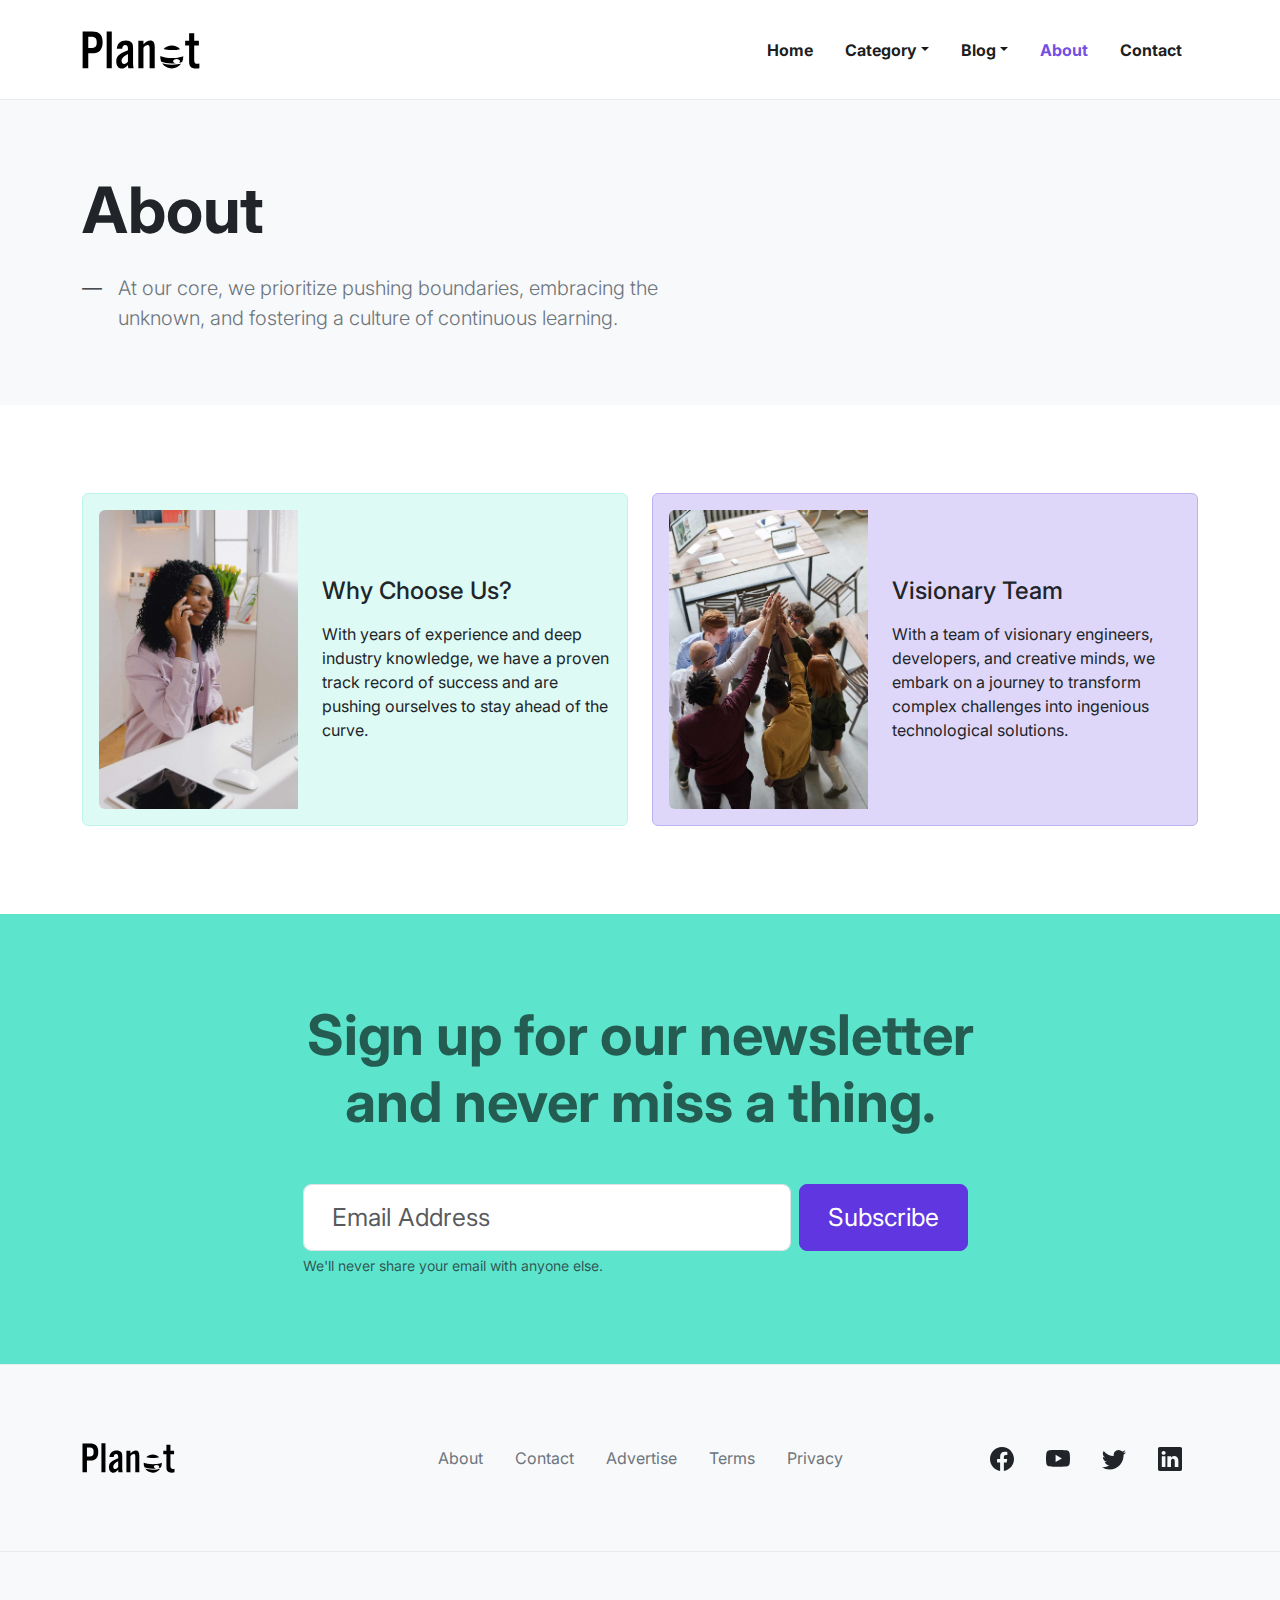
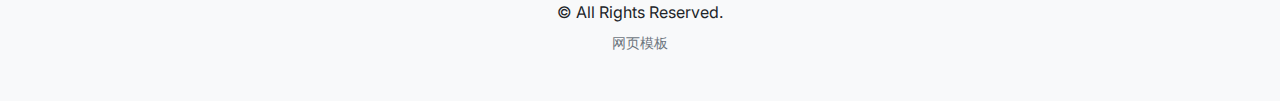
<file: about.html>
<!doctype html>
<html lang="en">

<head>
  <!-- Required Meta Tags -->
  <meta charset="utf-8">
  <meta name="viewport" content="width=device-width, initial-scale=1">

  <!-- Document Title, Description, and Author -->
  <title>About - Planet Pro - Bootstrap Blog Template</title>
  <meta name="description" content="Planet Pro is a Bootstrap Blog Template.">

  <!-- Favicon and Touch Icons -->
  <link rel="icon" type="image/png" sizes="512x512" href="./assets/favicon/favicon-512x512.png">

  <!-- Google Fonts Files -->
  <link rel="preconnect" href="https://fonts.googleapis.com">
  <link rel="preconnect" href="https://fonts.gstatic.com" crossorigin>
  <link href="https://fonts.googleapis.com/css2?family=Inter:wght@100;200;300;400;500;600;700;800;900&display=swap" rel="stylesheet">

  <!-- CSS Files -->
  <link rel="stylesheet" href="./assets/css/planet-pro-bsb.css">

  <!-- BSB Head -->

</head>

<body>

  <!-- Header -->
  <header id="header" class="sticky-top bsb-tpl-header-sticky bsb-tpl-header-sticky-animationX">

    <!-- Navbar 1 - Bootstrap Brain Component -->
    <nav class="navbar navbar-expand-lg bsb-navbar bsb-navbar-hover bsb-navbar-caret bsb-tpl-navbar-sticky bg-white border-bottom border-light-subtle" data-bsb-sticky-target="#header">
      <div class="container">
        <a class="navbar-brand" href="index.html">
          <img src="./assets/img/branding/planet-logo.svg" class="bsb-tpl-logo" alt="">
        </a>
        <button class="navbar-toggler border-0" type="button" data-bs-toggle="offcanvas" data-bs-target="#offcanvasNavbar" aria-controls="offcanvasNavbar">
          <svg xmlns="http://www.w3.org/2000/svg" width="24" height="24" fill="currentColor" class="bi bi-list" viewBox="0 0 16 16">
            <path fill-rule="evenodd" d="M2.5 12a.5.5 0 0 1 .5-.5h10a.5.5 0 0 1 0 1H3a.5.5 0 0 1-.5-.5zm0-4a.5.5 0 0 1 .5-.5h10a.5.5 0 0 1 0 1H3a.5.5 0 0 1-.5-.5zm0-4a.5.5 0 0 1 .5-.5h10a.5.5 0 0 1 0 1H3a.5.5 0 0 1-.5-.5z" />
          </svg>
        </button>
        <div class="offcanvas offcanvas-end" tabindex="-1" id="offcanvasNavbar" aria-labelledby="offcanvasNavbarLabel">
          <div class="offcanvas-header">
            <h5 class="offcanvas-title" id="offcanvasNavbarLabel">Menu</h5>
            <button type="button" class="btn-close" data-bs-dismiss="offcanvas" aria-label="Close"></button>
          </div>
          <div class="offcanvas-body">
            <ul class="navbar-nav justify-content-end flex-grow-1">
              <li class="nav-item">
                <a class="nav-link" aria-current="page" href="index.html">Home</a>
              </li>
              <li class="nav-item dropdown">
                <a class="nav-link dropdown-toggle" href="#!" id="categoryDropdown" role="button" data-bs-toggle="dropdown" aria-expanded="false">Category</a>
                <ul class="dropdown-menu border-0 shadow bsb-zoomIn" aria-labelledby="categoryDropdown">
                  <li><a class="dropdown-item" href="category.html">Health</a></li>
                  <li><a class="dropdown-item" href="category.html">Relationships</a></li>
                  <li><a class="dropdown-item" href="category.html">Finance</a></li>
                  <li><a class="dropdown-item" href="category.html">Entrepreneurship</a></li>
                  <li><a class="dropdown-item" href="category.html">Fashion</a></li>
                </ul>
              </li>
              <li class="nav-item dropdown">
                <a class="nav-link dropdown-toggle" href="#!" id="blogDropdown" role="button" data-bs-toggle="dropdown" aria-expanded="false">Blog</a>
                <ul class="dropdown-menu border-0 shadow bsb-zoomIn" aria-labelledby="blogDropdown">
                  <li><a class="dropdown-item" href="single.html">Single Post</a></li>
                  <li><a class="dropdown-item" href="page.html">Single Page</a></li>
                </ul>
              </li>
              <li class="nav-item">
                <a class="nav-link active" href="about.html">About</a>
              </li>
              <li class="nav-item">
                <a class="nav-link" href="contact.html">Contact</a>
              </li>
            </ul>
          </div>
        </div>
      </div>
    </nav>

  </header>

  <!-- Featured 1 - Bootstrap Brain Component -->
  <section class="py-3 py-md-5 py-xl-8 bg-light">
    <div class="container">
      <div class="row justify-content-md-center">
        <div class="col-12">
          <h2 class="display-3 fw-bold mb-4">About</h2>
          <div class="row">
            <div class="col-12 col-md-11 col-lg-8 col-xl-7 col-xxl-6 d-flex gap-3">
              <p class="lead m-0">—</p>
              <p class="lead text-secondary m-0">At our core, we prioritize pushing boundaries, embracing the unknown, and fostering a culture of continuous learning.</p>
            </div>
          </div>
        </div>
      </div>
    </div>
  </section>

  <!-- Main -->
  <main id="main">

    <!-- About 4 - Bootstrap Brain Component -->
    <section class="py-3 py-md-5 py-xl-10">
      <div class="container">
        <div class="row gy-3 gy-md-4 gy-lg-0">
          <div class="col-12 col-lg-6">
            <div class="card bg-accent-subtle border-accent-subtle p-3 m-0">
              <div class="row gy-3 gy-md-0 align-items-md-center">
                <div class="col-md-5">
                  <img src="./assets/img/about/about-img-2.jpg" class="img-fluid rounded-start" alt="...">
                </div>
                <div class="col-md-7">
                  <div class="card-body p-0">
                    <h2 class="card-title h4 mb-3">Why Choose Us?</h2>
                    <p class="card-text">With years of experience and deep industry knowledge, we have a proven track record of success and are pushing ourselves to stay ahead of the curve.</p>
                  </div>
                </div>
              </div>
            </div>
          </div>
          <div class="col-12 col-lg-6">
            <div class="card bg-primary-subtle border-primary-subtle p-3 m-0">
              <div class="row gy-3 gy-md-0 align-items-md-center">
                <div class="col-md-5">
                  <img src="./assets/img/about/about-img-1.jpg" class="img-fluid rounded-start" alt="...">
                </div>
                <div class="col-md-7">
                  <div class="card-body p-0">
                    <h2 class="card-title h4 mb-3">Visionary Team</h2>
                    <p class="card-text">With a team of visionary engineers, developers, and creative minds, we embark on a journey to transform complex challenges into ingenious technological solutions.</p>
                  </div>
                </div>
              </div>
            </div>
          </div>
        </div>
      </div>
    </section>

    <!-- Newsletter 1 - Bootstrap Brain Component -->
    <section class="py-3 py-md-5 py-xl-10 bsb-section-py-xxl-1 bg-accent">
      <div class="container">
        <div class="row justify-content-md-center">
          <div class="col-12 col-md-9 col-lg-8 col-xl-8 col-xxl-7">
            <h2 class="display-4 fw-bold mb-4 mb-md-5 mb-xxl-6 text-center text-accent-emphasis">Sign up for our newsletter and never miss a thing.</h2>
          </div>
        </div>
        <div class="row justify-content-md-center">
          <div class="col-12 col-md-10 col-lg-9 col-xl-8 col-xxl-7">
            <form class="row gy-3 gy-lg-0 gx-lg-2 justify-content-center">
              <div class="col-12 col-lg-8">
                <label for="email-newsletter-component" class="visually-hidden">Email Address</label>
                <input type="email" class="form-control bsb-form-control-3xl" id="email-newsletter-component" value="" placeholder="Email Address" aria-label="email-newsletter-component" aria-describedby="email-newsletter-help" required>
                <div id="email-newsletter-help" class="form-text text-center text-lg-start">We'll never share your email with anyone else.</div>
              </div>
              <div class="col-12 col-lg-3 text-center text-lg-start">
                <button type="submit" class="btn btn-primary bsb-btn-3xl">Subscribe</button>
              </div>
            </form>
          </div>
        </div>
      </div>
    </section>

  </main>

  <!-- Footer 6 - Bootstrap Brain Component -->
  <footer class="footer">

    <!-- Widgets - Bootstrap Brain Component -->
    <div class="bg-light py-3 py-md-5 py-xl-8 border-top border-light-subtle">
      <div class="container overflow-hidden">
        <div class="row gy-3 gy-md-5 gy-xl-0 align-items-sm-center">
          <div class="col-xs-12 col-sm-6 col-xl-3 order-0 order-xl-0">
            <div class="footer-logo-wrapper text-center text-sm-start">
              <a href="#!">
                <img src="./assets/img/branding/planet-logo.svg" alt="" class="bsb-tpl-logo-footer">
              </a>
            </div>
          </div>

          <div class="col-xs-12 col-xl-6 order-2 order-xl-1">
            <ul class="nav justify-content-center">
              <li class="nav-item">
                <a class="nav-link link-secondary px-2 px-md-3" href="#!">About</a>
              </li>
              <li class="nav-item">
                <a class="nav-link link-secondary px-2 px-md-3" href="#!">Contact</a>
              </li>
              <li class="nav-item">
                <a class="nav-link link-secondary px-2 px-md-3" href="#!">Advertise</a>
              </li>
              <li class="nav-item">
                <a class="nav-link link-secondary px-2 px-md-3" href="#!">Terms</a>
              </li>
              <li class="nav-item">
                <a class="nav-link link-secondary px-2 px-md-3" href="#!">Privacy</a>
              </li>
            </ul>
          </div>

          <div class="col-xs-12 col-sm-6 col-xl-3 order-1 order-xl-2">
            <ul class="nav justify-content-center justify-content-sm-end">
              <li class="nav-item">
                <a class="nav-link link-dark px-3" href="#!">
                  <svg xmlns="http://www.w3.org/2000/svg" width="24" height="24" fill="currentColor" class="bi bi-facebook" viewBox="0 0 16 16">
                    <path d="M16 8.049c0-4.446-3.582-8.05-8-8.05C3.58 0-.002 3.603-.002 8.05c0 4.017 2.926 7.347 6.75 7.951v-5.625h-2.03V8.05H6.75V6.275c0-2.017 1.195-3.131 3.022-3.131.876 0 1.791.157 1.791.157v1.98h-1.009c-.993 0-1.303.621-1.303 1.258v1.51h2.218l-.354 2.326H9.25V16c3.824-.604 6.75-3.934 6.75-7.951z" />
                  </svg>
                </a>
              </li>
              <li class="nav-item">
                <a class="nav-link link-dark px-3" href="#!">
                  <svg xmlns="http://www.w3.org/2000/svg" width="24" height="24" fill="currentColor" class="bi bi-youtube" viewBox="0 0 16 16">
                    <path d="M8.051 1.999h.089c.822.003 4.987.033 6.11.335a2.01 2.01 0 0 1 1.415 1.42c.101.38.172.883.22 1.402l.01.104.022.26.008.104c.065.914.073 1.77.074 1.957v.075c-.001.194-.01 1.108-.082 2.06l-.008.105-.009.104c-.05.572-.124 1.14-.235 1.558a2.007 2.007 0 0 1-1.415 1.42c-1.16.312-5.569.334-6.18.335h-.142c-.309 0-1.587-.006-2.927-.052l-.17-.006-.087-.004-.171-.007-.171-.007c-1.11-.049-2.167-.128-2.654-.26a2.007 2.007 0 0 1-1.415-1.419c-.111-.417-.185-.986-.235-1.558L.09 9.82l-.008-.104A31.4 31.4 0 0 1 0 7.68v-.123c.002-.215.01-.958.064-1.778l.007-.103.003-.052.008-.104.022-.26.01-.104c.048-.519.119-1.023.22-1.402a2.007 2.007 0 0 1 1.415-1.42c.487-.13 1.544-.21 2.654-.26l.17-.007.172-.006.086-.003.171-.007A99.788 99.788 0 0 1 7.858 2h.193zM6.4 5.209v4.818l4.157-2.408L6.4 5.209z" />
                  </svg>
                </a>
              </li>
              <li class="nav-item">
                <a class="nav-link link-dark px-3" href="#!">
                  <svg xmlns="http://www.w3.org/2000/svg" width="24" height="24" fill="currentColor" class="bi bi-twitter" viewBox="0 0 16 16">
                    <path d="M5.026 15c6.038 0 9.341-5.003 9.341-9.334 0-.14 0-.282-.006-.422A6.685 6.685 0 0 0 16 3.542a6.658 6.658 0 0 1-1.889.518 3.301 3.301 0 0 0 1.447-1.817 6.533 6.533 0 0 1-2.087.793A3.286 3.286 0 0 0 7.875 6.03a9.325 9.325 0 0 1-6.767-3.429 3.289 3.289 0 0 0 1.018 4.382A3.323 3.323 0 0 1 .64 6.575v.045a3.288 3.288 0 0 0 2.632 3.218 3.203 3.203 0 0 1-.865.115 3.23 3.23 0 0 1-.614-.057 3.283 3.283 0 0 0 3.067 2.277A6.588 6.588 0 0 1 .78 13.58a6.32 6.32 0 0 1-.78-.045A9.344 9.344 0 0 0 5.026 15z" />
                  </svg>
                </a>
              </li>
              <li class="nav-item">
                <a class="nav-link link-dark px-3" href="#!">
                  <svg xmlns="http://www.w3.org/2000/svg" width="24" height="24" fill="currentColor" class="bi bi-linkedin" viewBox="0 0 16 16">
                    <path d="M0 1.146C0 .513.526 0 1.175 0h13.65C15.474 0 16 .513 16 1.146v13.708c0 .633-.526 1.146-1.175 1.146H1.175C.526 16 0 15.487 0 14.854V1.146zm4.943 12.248V6.169H2.542v7.225h2.401zm-1.2-8.212c.837 0 1.358-.554 1.358-1.248-.015-.709-.52-1.248-1.342-1.248-.822 0-1.359.54-1.359 1.248 0 .694.521 1.248 1.327 1.248h.016zm4.908 8.212V9.359c0-.216.016-.432.08-.586.173-.431.568-.878 1.232-.878.869 0 1.216.662 1.216 1.634v3.865h2.401V9.25c0-2.22-1.184-3.252-2.764-3.252-1.274 0-1.845.7-2.165 1.193v.025h-.016a5.54 5.54 0 0 1 .016-.025V6.169h-2.4c.03.678 0 7.225 0 7.225h2.4z" />
                  </svg>
                </a>
              </li>
            </ul>
          </div>
        </div>
      </div>
    </div>

    <!-- Copyright - Bootstrap Brain Component -->
    <div class="bg-light py-3 py-md-5 border-top border-light-subtle">
      <div class="container overflow-hidden">
        <div class="row">
          <div class="col">
            <div class="footer-copyright-wrapper text-center">
              &copy; All Rights Reserved.
            </div>
            <div class="credits text-secondary text-center mt-2 fs-7">
              <a target="_blank" href="http://www.mobanwang.com/" title="网页模板" class="link-secondary text-decoration-none">网页模板</a>
            </div>
          </div>
        </div>
      </div>
    </div>

  </footer>

  <!-- Javascript Files: Vendors -->
  <script src="https://unpkg.com/bootstrap@5.3.3/dist/js/bootstrap.bundle.min.js"></script>

  <!-- Javascript Files: Controllers -->
  <script src="./assets/controller/planet-pro-bsb.js"></script>

  <!-- BSB Body End -->
</body>

</html>
</file>
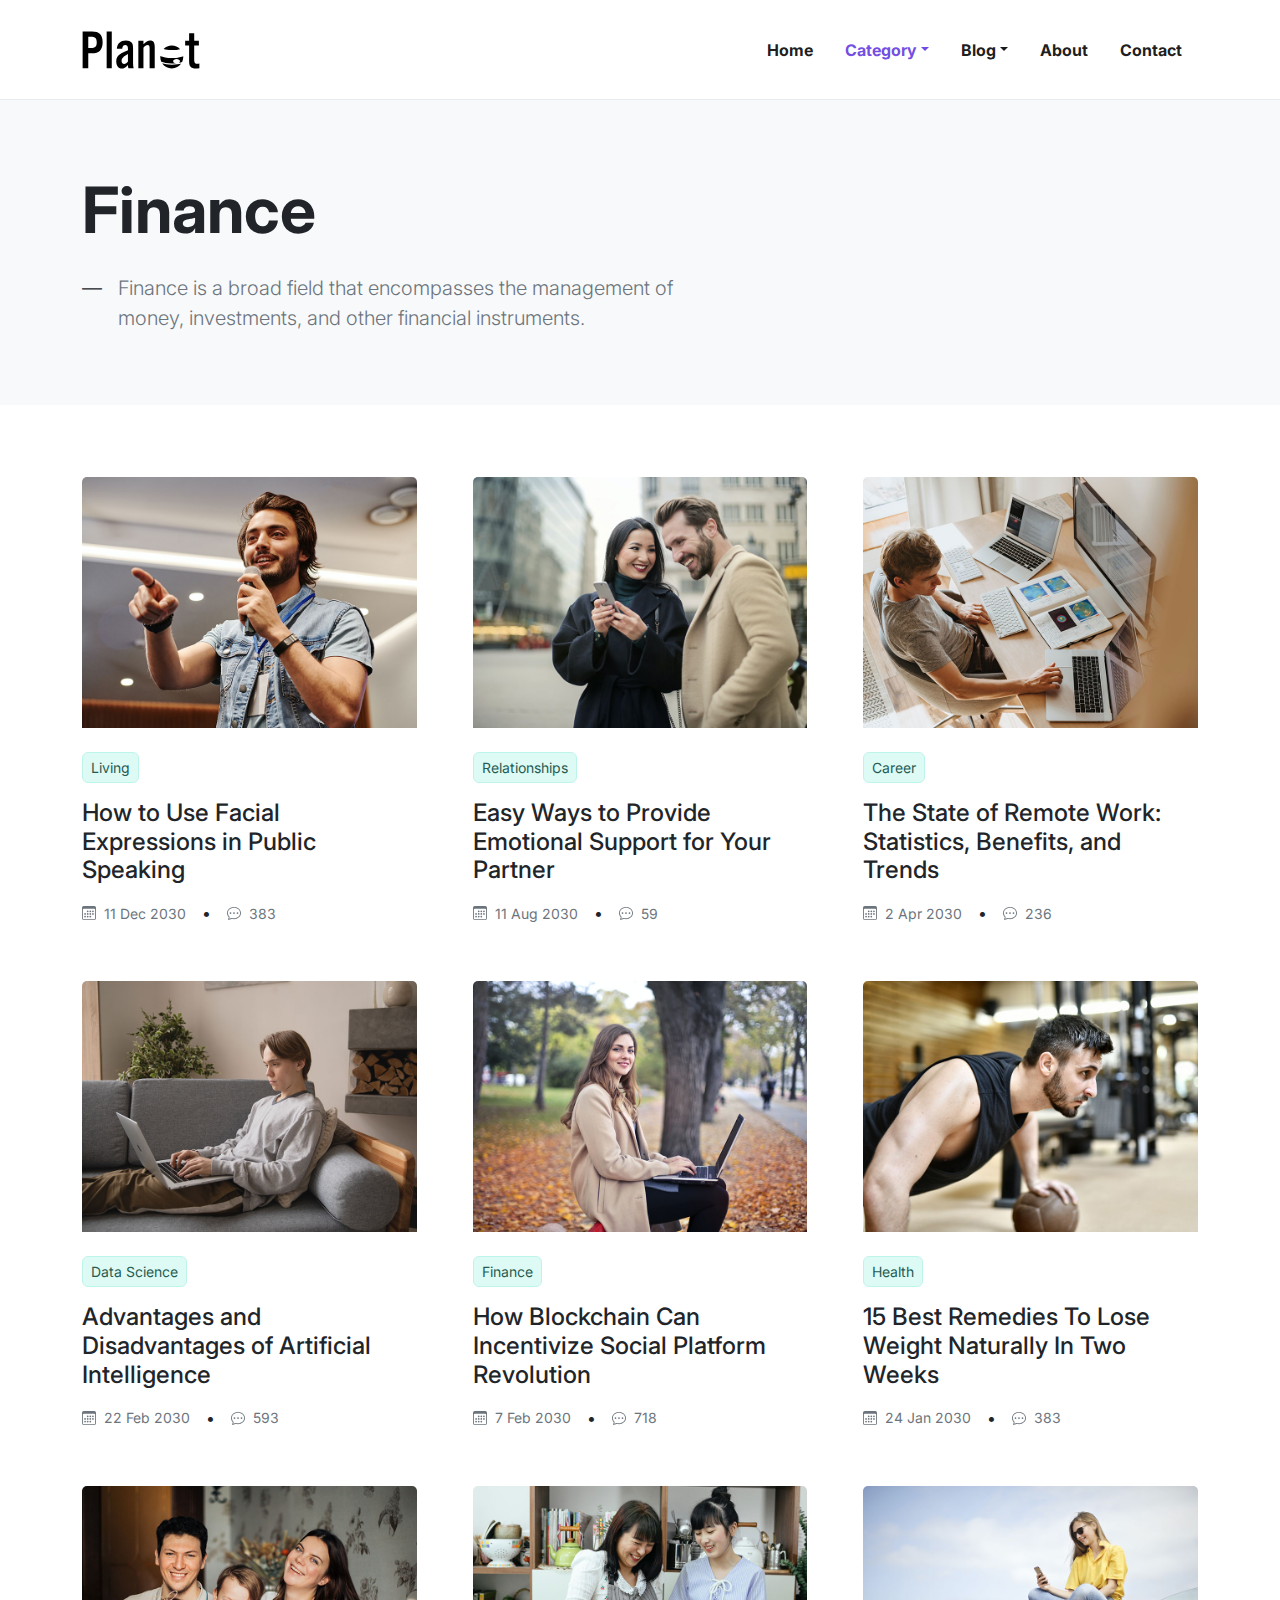
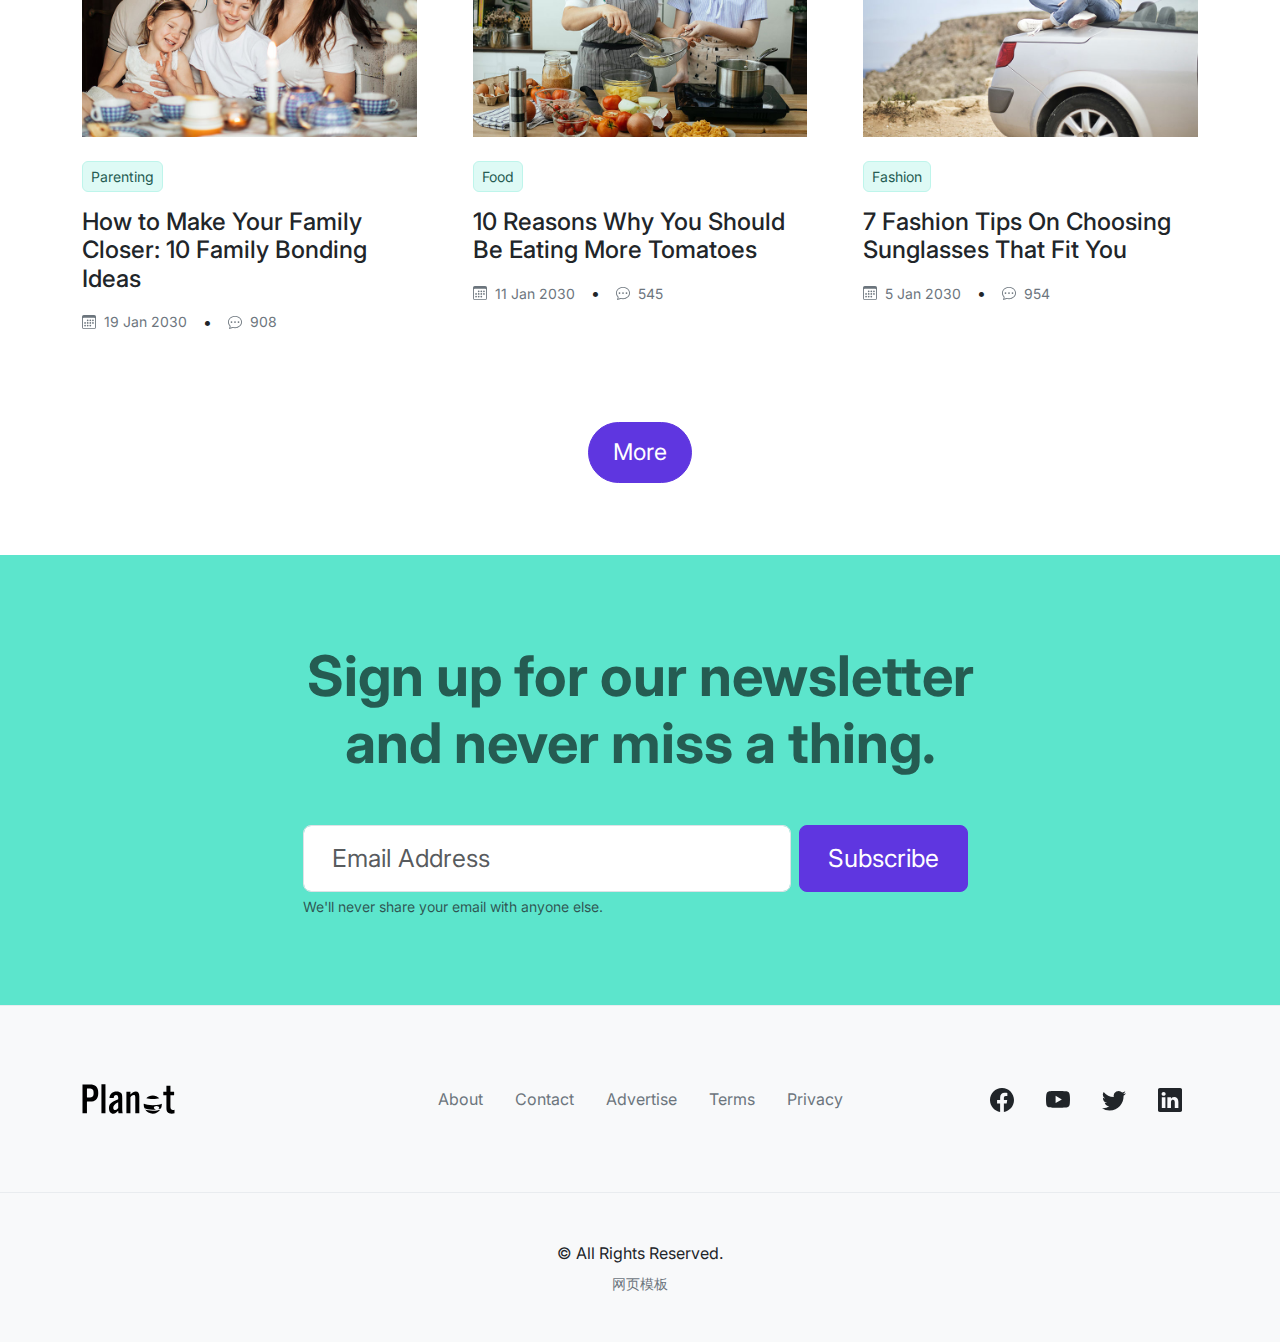
<file: category.html>
<!doctype html>
<html lang="en">

<head>
  <!-- Required Meta Tags -->
  <meta charset="utf-8">
  <meta name="viewport" content="width=device-width, initial-scale=1">

  <!-- Document Title, Description, and Author -->
  <title>Finance - Planet Pro - Bootstrap Blog Template</title>
  <meta name="description" content="Planet Pro is a Bootstrap Blog Template.">

  <!-- Favicon and Touch Icons -->
  <link rel="icon" type="image/png" sizes="512x512" href="./assets/favicon/favicon-512x512.png">

  <!-- Google Fonts Files -->
  <link rel="preconnect" href="https://fonts.googleapis.com">
  <link rel="preconnect" href="https://fonts.gstatic.com" crossorigin>
  <link href="https://fonts.googleapis.com/css2?family=Inter:wght@100;200;300;400;500;600;700;800;900&display=swap" rel="stylesheet">

  <!-- CSS Files -->
  <link rel="stylesheet" href="./assets/css/planet-pro-bsb.css">

  <!-- BSB Head -->

</head>

<body>

  <!-- Header -->
  <header id="header" class="sticky-top bsb-tpl-header-sticky bsb-tpl-header-sticky-animationX">

    <!-- Navbar 1 - Bootstrap Brain Component -->
    <nav class="navbar navbar-expand-lg bsb-navbar bsb-navbar-hover bsb-navbar-caret bsb-tpl-navbar-sticky bg-white border-bottom border-light-subtle" data-bsb-sticky-target="#header">
      <div class="container">
        <a class="navbar-brand" href="index.html">
          <img src="./assets/img/branding/planet-logo.svg" class="bsb-tpl-logo" alt="">
        </a>
        <button class="navbar-toggler border-0" type="button" data-bs-toggle="offcanvas" data-bs-target="#offcanvasNavbar" aria-controls="offcanvasNavbar">
          <svg xmlns="http://www.w3.org/2000/svg" width="24" height="24" fill="currentColor" class="bi bi-list" viewBox="0 0 16 16">
            <path fill-rule="evenodd" d="M2.5 12a.5.5 0 0 1 .5-.5h10a.5.5 0 0 1 0 1H3a.5.5 0 0 1-.5-.5zm0-4a.5.5 0 0 1 .5-.5h10a.5.5 0 0 1 0 1H3a.5.5 0 0 1-.5-.5zm0-4a.5.5 0 0 1 .5-.5h10a.5.5 0 0 1 0 1H3a.5.5 0 0 1-.5-.5z" />
          </svg>
        </button>
        <div class="offcanvas offcanvas-end" tabindex="-1" id="offcanvasNavbar" aria-labelledby="offcanvasNavbarLabel">
          <div class="offcanvas-header">
            <h5 class="offcanvas-title" id="offcanvasNavbarLabel">Menu</h5>
            <button type="button" class="btn-close" data-bs-dismiss="offcanvas" aria-label="Close"></button>
          </div>
          <div class="offcanvas-body">
            <ul class="navbar-nav justify-content-end flex-grow-1">
              <li class="nav-item">
                <a class="nav-link" aria-current="page" href="index.html">Home</a>
              </li>
              <li class="nav-item dropdown">
                <a class="nav-link dropdown-toggle active" href="#!" id="categoryDropdown" role="button" data-bs-toggle="dropdown" aria-expanded="false">Category</a>
                <ul class="dropdown-menu border-0 shadow bsb-zoomIn" aria-labelledby="categoryDropdown">
                  <li><a class="dropdown-item" href="category.html">Health</a></li>
                  <li><a class="dropdown-item" href="category.html">Relationships</a></li>
                  <li><a class="dropdown-item active" href="category.html">Finance</a></li>
                  <li><a class="dropdown-item" href="category.html">Entrepreneurship</a></li>
                  <li><a class="dropdown-item" href="category.html">Fashion</a></li>
                </ul>
              </li>
              <li class="nav-item dropdown">
                <a class="nav-link dropdown-toggle" href="#!" id="blogDropdown" role="button" data-bs-toggle="dropdown" aria-expanded="false">Blog</a>
                <ul class="dropdown-menu border-0 shadow bsb-zoomIn" aria-labelledby="blogDropdown">
                  <li><a class="dropdown-item" href="single.html">Single Post</a></li>
                  <li><a class="dropdown-item" href="page.html">Single Page</a></li>
                </ul>
              </li>
              <li class="nav-item">
                <a class="nav-link" href="about.html">About</a>
              </li>
              <li class="nav-item">
                <a class="nav-link" href="contact.html">Contact</a>
              </li>
            </ul>
          </div>
        </div>
      </div>
    </nav>

  </header>

  <!-- Featured 1 - Bootstrap Brain Component -->
  <section class="py-3 py-md-5 py-xl-8 bg-light">
    <div class="container">
      <div class="row justify-content-md-center">
        <div class="col-12">
          <h2 class="display-3 fw-bold mb-4">Finance</h2>
          <div class="row">
            <div class="col-12 col-md-11 col-lg-8 col-xl-7 col-xxl-6 d-flex gap-3">
              <p class="lead m-0">—</p>
              <p class="lead text-secondary m-0">Finance is a broad field that encompasses the management of money, investments, and other financial instruments.</p>
            </div>
          </div>
        </div>
      </div>
    </div>
  </section>

  <!-- Main -->
  <main id="main">

    <!-- Blog 5 - Bootstrap Brain Component -->
    <div class="bsb-blog-5 py-3 py-md-5 py-xl-8 bsb-section-py-xxl-1">
      <div class="container overflow-hidden">
        <div class="row gy-4 gy-md-5 gx-xl-6 gy-xl-6 gx-xxl-9 gy-xxl-9">
          <div class="col-12 col-lg-4">
            <article>
              <div class="card border-0 bg-transparent">
                <figure class="card-img-top mb-4 overflow-hidden bsb-overlay-hover">
                  <a href="#!">
                    <img class="img-fluid bsb-scale bsb-hover-scale-up" loading="lazy" src="./assets/img/blog/blog-img-1.jpg" alt="">
                  </a>
                  <figcaption>
                    <svg xmlns="http://www.w3.org/2000/svg" width="32" height="32" fill="currentColor" class="bi bi-eye text-white bsb-hover-fadeInLeft" viewBox="0 0 16 16">
                      <path d="M16 8s-3-5.5-8-5.5S0 8 0 8s3 5.5 8 5.5S16 8 16 8zM1.173 8a13.133 13.133 0 0 1 1.66-2.043C4.12 4.668 5.88 3.5 8 3.5c2.12 0 3.879 1.168 5.168 2.457A13.133 13.133 0 0 1 14.828 8c-.058.087-.122.183-.195.288-.335.48-.83 1.12-1.465 1.755C11.879 11.332 10.119 12.5 8 12.5c-2.12 0-3.879-1.168-5.168-2.457A13.134 13.134 0 0 1 1.172 8z" />
                      <path d="M8 5.5a2.5 2.5 0 1 0 0 5 2.5 2.5 0 0 0 0-5zM4.5 8a3.5 3.5 0 1 1 7 0 3.5 3.5 0 0 1-7 0z" />
                    </svg>
                    <h4 class="h6 text-white bsb-hover-fadeInRight mt-2">Read More</h4>
                  </figcaption>
                </figure>
                <div class="card-body m-0 p-0">
                  <div class="entry-header mb-3">
                    <ul class="entry-meta list-unstyled d-flex mb-3">
                      <li>
                        <a class="d-inline-flex px-2 py-1 link-accent text-accent-emphasis bg-accent-subtle border border-accent-subtle rounded-2 text-decoration-none fs-7" href="#!">Living</a>
                      </li>
                    </ul>
                    <h2 class="card-title entry-title h4 m-0">
                      <a class="link-dark text-decoration-none" href="#!">How to Use Facial Expressions in Public Speaking</a>
                    </h2>
                  </div>
                </div>
                <div class="card-footer border-0 bg-transparent p-0 m-0">
                  <ul class="entry-meta list-unstyled d-flex align-items-center m-0">
                    <li>
                      <a class="fs-7 link-secondary text-decoration-none d-flex align-items-center" href="#!">
                        <svg xmlns="http://www.w3.org/2000/svg" width="14" height="14" fill="currentColor" class="bi bi-calendar3" viewBox="0 0 16 16">
                          <path d="M14 0H2a2 2 0 0 0-2 2v12a2 2 0 0 0 2 2h12a2 2 0 0 0 2-2V2a2 2 0 0 0-2-2zM1 3.857C1 3.384 1.448 3 2 3h12c.552 0 1 .384 1 .857v10.286c0 .473-.448.857-1 .857H2c-.552 0-1-.384-1-.857V3.857z" />
                          <path d="M6.5 7a1 1 0 1 0 0-2 1 1 0 0 0 0 2zm3 0a1 1 0 1 0 0-2 1 1 0 0 0 0 2zm3 0a1 1 0 1 0 0-2 1 1 0 0 0 0 2zm-9 3a1 1 0 1 0 0-2 1 1 0 0 0 0 2zm3 0a1 1 0 1 0 0-2 1 1 0 0 0 0 2zm3 0a1 1 0 1 0 0-2 1 1 0 0 0 0 2zm3 0a1 1 0 1 0 0-2 1 1 0 0 0 0 2zm-9 3a1 1 0 1 0 0-2 1 1 0 0 0 0 2zm3 0a1 1 0 1 0 0-2 1 1 0 0 0 0 2zm3 0a1 1 0 1 0 0-2 1 1 0 0 0 0 2z" />
                        </svg>
                        <span class="ms-2 fs-7">11 Dec 2030</span>
                      </a>
                    </li>
                    <li>
                      <span class="px-3">&bull;</span>
                    </li>
                    <li>
                      <a class="link-secondary text-decoration-none d-flex align-items-center" href="#!">
                        <svg xmlns="http://www.w3.org/2000/svg" width="14" height="14" fill="currentColor" class="bi bi-chat-dots" viewBox="0 0 16 16">
                          <path d="M5 8a1 1 0 1 1-2 0 1 1 0 0 1 2 0zm4 0a1 1 0 1 1-2 0 1 1 0 0 1 2 0zm3 1a1 1 0 1 0 0-2 1 1 0 0 0 0 2z" />
                          <path d="m2.165 15.803.02-.004c1.83-.363 2.948-.842 3.468-1.105A9.06 9.06 0 0 0 8 15c4.418 0 8-3.134 8-7s-3.582-7-8-7-8 3.134-8 7c0 1.76.743 3.37 1.97 4.6a10.437 10.437 0 0 1-.524 2.318l-.003.011a10.722 10.722 0 0 1-.244.637c-.079.186.074.394.273.362a21.673 21.673 0 0 0 .693-.125zm.8-3.108a1 1 0 0 0-.287-.801C1.618 10.83 1 9.468 1 8c0-3.192 3.004-6 7-6s7 2.808 7 6c0 3.193-3.004 6-7 6a8.06 8.06 0 0 1-2.088-.272 1 1 0 0 0-.711.074c-.387.196-1.24.57-2.634.893a10.97 10.97 0 0 0 .398-2z" />
                        </svg>
                        <span class="ms-2 fs-7">383</span>
                      </a>
                    </li>
                  </ul>
                </div>
              </div>
            </article>
          </div>
          <div class="col-12 col-lg-4">
            <article>
              <div class="card border-0 bg-transparent">
                <figure class="card-img-top mb-4 overflow-hidden bsb-overlay-hover">
                  <a href="#!">
                    <img class="img-fluid bsb-scale bsb-hover-scale-up" loading="lazy" src="./assets/img/blog/blog-img-2.jpg" alt="">
                  </a>
                  <figcaption>
                    <svg xmlns="http://www.w3.org/2000/svg" width="32" height="32" fill="currentColor" class="bi bi-eye text-white bsb-hover-fadeInLeft" viewBox="0 0 16 16">
                      <path d="M16 8s-3-5.5-8-5.5S0 8 0 8s3 5.5 8 5.5S16 8 16 8zM1.173 8a13.133 13.133 0 0 1 1.66-2.043C4.12 4.668 5.88 3.5 8 3.5c2.12 0 3.879 1.168 5.168 2.457A13.133 13.133 0 0 1 14.828 8c-.058.087-.122.183-.195.288-.335.48-.83 1.12-1.465 1.755C11.879 11.332 10.119 12.5 8 12.5c-2.12 0-3.879-1.168-5.168-2.457A13.134 13.134 0 0 1 1.172 8z" />
                      <path d="M8 5.5a2.5 2.5 0 1 0 0 5 2.5 2.5 0 0 0 0-5zM4.5 8a3.5 3.5 0 1 1 7 0 3.5 3.5 0 0 1-7 0z" />
                    </svg>
                    <h4 class="h6 text-white bsb-hover-fadeInRight mt-2">Read More</h4>
                  </figcaption>
                </figure>
                <div class="card-body m-0 p-0">
                  <div class="entry-header mb-3">
                    <ul class="entry-meta list-unstyled d-flex mb-3">
                      <li>
                        <a class="d-inline-flex px-2 py-1 link-accent text-accent-emphasis bg-accent-subtle border border-accent-subtle rounded-2 text-decoration-none fs-7" href="#!">Relationships</a>
                      </li>
                    </ul>
                    <h2 class="card-title entry-title h4 m-0">
                      <a class="link-dark text-decoration-none" href="#!">Easy Ways to Provide Emotional Support for Your Partner</a>
                    </h2>
                  </div>
                </div>
                <div class="card-footer border-0 bg-transparent p-0 m-0">
                  <ul class="entry-meta list-unstyled d-flex align-items-center m-0">
                    <li>
                      <a class="fs-7 link-secondary text-decoration-none d-flex align-items-center" href="#!">
                        <svg xmlns="http://www.w3.org/2000/svg" width="14" height="14" fill="currentColor" class="bi bi-calendar3" viewBox="0 0 16 16">
                          <path d="M14 0H2a2 2 0 0 0-2 2v12a2 2 0 0 0 2 2h12a2 2 0 0 0 2-2V2a2 2 0 0 0-2-2zM1 3.857C1 3.384 1.448 3 2 3h12c.552 0 1 .384 1 .857v10.286c0 .473-.448.857-1 .857H2c-.552 0-1-.384-1-.857V3.857z" />
                          <path d="M6.5 7a1 1 0 1 0 0-2 1 1 0 0 0 0 2zm3 0a1 1 0 1 0 0-2 1 1 0 0 0 0 2zm3 0a1 1 0 1 0 0-2 1 1 0 0 0 0 2zm-9 3a1 1 0 1 0 0-2 1 1 0 0 0 0 2zm3 0a1 1 0 1 0 0-2 1 1 0 0 0 0 2zm3 0a1 1 0 1 0 0-2 1 1 0 0 0 0 2zm3 0a1 1 0 1 0 0-2 1 1 0 0 0 0 2zm-9 3a1 1 0 1 0 0-2 1 1 0 0 0 0 2zm3 0a1 1 0 1 0 0-2 1 1 0 0 0 0 2zm3 0a1 1 0 1 0 0-2 1 1 0 0 0 0 2z" />
                        </svg>
                        <span class="ms-2 fs-7">11 Aug 2030</span>
                      </a>
                    </li>
                    <li>
                      <span class="px-3">&bull;</span>
                    </li>
                    <li>
                      <a class="link-secondary text-decoration-none d-flex align-items-center" href="#!">
                        <svg xmlns="http://www.w3.org/2000/svg" width="14" height="14" fill="currentColor" class="bi bi-chat-dots" viewBox="0 0 16 16">
                          <path d="M5 8a1 1 0 1 1-2 0 1 1 0 0 1 2 0zm4 0a1 1 0 1 1-2 0 1 1 0 0 1 2 0zm3 1a1 1 0 1 0 0-2 1 1 0 0 0 0 2z" />
                          <path d="m2.165 15.803.02-.004c1.83-.363 2.948-.842 3.468-1.105A9.06 9.06 0 0 0 8 15c4.418 0 8-3.134 8-7s-3.582-7-8-7-8 3.134-8 7c0 1.76.743 3.37 1.97 4.6a10.437 10.437 0 0 1-.524 2.318l-.003.011a10.722 10.722 0 0 1-.244.637c-.079.186.074.394.273.362a21.673 21.673 0 0 0 .693-.125zm.8-3.108a1 1 0 0 0-.287-.801C1.618 10.83 1 9.468 1 8c0-3.192 3.004-6 7-6s7 2.808 7 6c0 3.193-3.004 6-7 6a8.06 8.06 0 0 1-2.088-.272 1 1 0 0 0-.711.074c-.387.196-1.24.57-2.634.893a10.97 10.97 0 0 0 .398-2z" />
                        </svg>
                        <span class="ms-2 fs-7">59</span>
                      </a>
                    </li>
                  </ul>
                </div>
              </div>
            </article>
          </div>
          <div class="col-12 col-lg-4">
            <article>
              <div class="card border-0 bg-transparent">
                <figure class="card-img-top mb-4 overflow-hidden bsb-overlay-hover">
                  <a href="#!">
                    <img class="img-fluid bsb-scale bsb-hover-scale-up" loading="lazy" src="./assets/img/blog/blog-img-3.jpg" alt="">
                  </a>
                  <figcaption>
                    <svg xmlns="http://www.w3.org/2000/svg" width="32" height="32" fill="currentColor" class="bi bi-eye text-white bsb-hover-fadeInLeft" viewBox="0 0 16 16">
                      <path d="M16 8s-3-5.5-8-5.5S0 8 0 8s3 5.5 8 5.5S16 8 16 8zM1.173 8a13.133 13.133 0 0 1 1.66-2.043C4.12 4.668 5.88 3.5 8 3.5c2.12 0 3.879 1.168 5.168 2.457A13.133 13.133 0 0 1 14.828 8c-.058.087-.122.183-.195.288-.335.48-.83 1.12-1.465 1.755C11.879 11.332 10.119 12.5 8 12.5c-2.12 0-3.879-1.168-5.168-2.457A13.134 13.134 0 0 1 1.172 8z" />
                      <path d="M8 5.5a2.5 2.5 0 1 0 0 5 2.5 2.5 0 0 0 0-5zM4.5 8a3.5 3.5 0 1 1 7 0 3.5 3.5 0 0 1-7 0z" />
                    </svg>
                    <h4 class="h6 text-white bsb-hover-fadeInRight mt-2">Read More</h4>
                  </figcaption>
                </figure>
                <div class="card-body m-0 p-0">
                  <div class="entry-header mb-3">
                    <ul class="entry-meta list-unstyled d-flex mb-3">
                      <li>
                        <a class="d-inline-flex px-2 py-1 link-accent text-accent-emphasis bg-accent-subtle border border-accent-subtle rounded-2 text-decoration-none fs-7" href="#!">Career</a>
                      </li>
                    </ul>
                    <h2 class="card-title entry-title h4 m-0">
                      <a class="link-dark text-decoration-none" href="#!">The State of Remote Work: Statistics, Benefits, and Trends</a>
                    </h2>
                  </div>
                </div>
                <div class="card-footer border-0 bg-transparent p-0 m-0">
                  <ul class="entry-meta list-unstyled d-flex align-items-center m-0">
                    <li>
                      <a class="fs-7 link-secondary text-decoration-none d-flex align-items-center" href="#!">
                        <svg xmlns="http://www.w3.org/2000/svg" width="14" height="14" fill="currentColor" class="bi bi-calendar3" viewBox="0 0 16 16">
                          <path d="M14 0H2a2 2 0 0 0-2 2v12a2 2 0 0 0 2 2h12a2 2 0 0 0 2-2V2a2 2 0 0 0-2-2zM1 3.857C1 3.384 1.448 3 2 3h12c.552 0 1 .384 1 .857v10.286c0 .473-.448.857-1 .857H2c-.552 0-1-.384-1-.857V3.857z" />
                          <path d="M6.5 7a1 1 0 1 0 0-2 1 1 0 0 0 0 2zm3 0a1 1 0 1 0 0-2 1 1 0 0 0 0 2zm3 0a1 1 0 1 0 0-2 1 1 0 0 0 0 2zm-9 3a1 1 0 1 0 0-2 1 1 0 0 0 0 2zm3 0a1 1 0 1 0 0-2 1 1 0 0 0 0 2zm3 0a1 1 0 1 0 0-2 1 1 0 0 0 0 2zm3 0a1 1 0 1 0 0-2 1 1 0 0 0 0 2zm-9 3a1 1 0 1 0 0-2 1 1 0 0 0 0 2zm3 0a1 1 0 1 0 0-2 1 1 0 0 0 0 2zm3 0a1 1 0 1 0 0-2 1 1 0 0 0 0 2z" />
                        </svg>
                        <span class="ms-2 fs-7">2 Apr 2030</span>
                      </a>
                    </li>
                    <li>
                      <span class="px-3">&bull;</span>
                    </li>
                    <li>
                      <a class="link-secondary text-decoration-none d-flex align-items-center" href="#!">
                        <svg xmlns="http://www.w3.org/2000/svg" width="14" height="14" fill="currentColor" class="bi bi-chat-dots" viewBox="0 0 16 16">
                          <path d="M5 8a1 1 0 1 1-2 0 1 1 0 0 1 2 0zm4 0a1 1 0 1 1-2 0 1 1 0 0 1 2 0zm3 1a1 1 0 1 0 0-2 1 1 0 0 0 0 2z" />
                          <path d="m2.165 15.803.02-.004c1.83-.363 2.948-.842 3.468-1.105A9.06 9.06 0 0 0 8 15c4.418 0 8-3.134 8-7s-3.582-7-8-7-8 3.134-8 7c0 1.76.743 3.37 1.97 4.6a10.437 10.437 0 0 1-.524 2.318l-.003.011a10.722 10.722 0 0 1-.244.637c-.079.186.074.394.273.362a21.673 21.673 0 0 0 .693-.125zm.8-3.108a1 1 0 0 0-.287-.801C1.618 10.83 1 9.468 1 8c0-3.192 3.004-6 7-6s7 2.808 7 6c0 3.193-3.004 6-7 6a8.06 8.06 0 0 1-2.088-.272 1 1 0 0 0-.711.074c-.387.196-1.24.57-2.634.893a10.97 10.97 0 0 0 .398-2z" />
                        </svg>
                        <span class="ms-2 fs-7">236</span>
                      </a>
                    </li>
                  </ul>
                </div>
              </div>
            </article>
          </div>
          <div class="col-12 col-lg-4">
            <article>
              <div class="card border-0 bg-transparent">
                <figure class="card-img-top mb-4 overflow-hidden bsb-overlay-hover">
                  <a href="#!">
                    <img class="img-fluid bsb-scale bsb-hover-scale-up" loading="lazy" src="./assets/img/blog/blog-img-4.jpg" alt="">
                  </a>
                  <figcaption>
                    <svg xmlns="http://www.w3.org/2000/svg" width="32" height="32" fill="currentColor" class="bi bi-eye text-white bsb-hover-fadeInLeft" viewBox="0 0 16 16">
                      <path d="M16 8s-3-5.5-8-5.5S0 8 0 8s3 5.5 8 5.5S16 8 16 8zM1.173 8a13.133 13.133 0 0 1 1.66-2.043C4.12 4.668 5.88 3.5 8 3.5c2.12 0 3.879 1.168 5.168 2.457A13.133 13.133 0 0 1 14.828 8c-.058.087-.122.183-.195.288-.335.48-.83 1.12-1.465 1.755C11.879 11.332 10.119 12.5 8 12.5c-2.12 0-3.879-1.168-5.168-2.457A13.134 13.134 0 0 1 1.172 8z" />
                      <path d="M8 5.5a2.5 2.5 0 1 0 0 5 2.5 2.5 0 0 0 0-5zM4.5 8a3.5 3.5 0 1 1 7 0 3.5 3.5 0 0 1-7 0z" />
                    </svg>
                    <h4 class="h6 text-white bsb-hover-fadeInRight mt-2">Read More</h4>
                  </figcaption>
                </figure>
                <div class="card-body m-0 p-0">
                  <div class="entry-header mb-3">
                    <ul class="entry-meta list-unstyled d-flex mb-3">
                      <li>
                        <a class="d-inline-flex px-2 py-1 link-accent text-accent-emphasis bg-accent-subtle border border-accent-subtle rounded-2 text-decoration-none fs-7" href="#!">Data Science</a>
                      </li>
                    </ul>
                    <h2 class="card-title entry-title h4 m-0">
                      <a class="link-dark text-decoration-none" href="#!">Advantages and Disadvantages of Artificial Intelligence</a>
                    </h2>
                  </div>
                </div>
                <div class="card-footer border-0 bg-transparent p-0 m-0">
                  <ul class="entry-meta list-unstyled d-flex align-items-center m-0">
                    <li>
                      <a class="fs-7 link-secondary text-decoration-none d-flex align-items-center" href="#!">
                        <svg xmlns="http://www.w3.org/2000/svg" width="14" height="14" fill="currentColor" class="bi bi-calendar3" viewBox="0 0 16 16">
                          <path d="M14 0H2a2 2 0 0 0-2 2v12a2 2 0 0 0 2 2h12a2 2 0 0 0 2-2V2a2 2 0 0 0-2-2zM1 3.857C1 3.384 1.448 3 2 3h12c.552 0 1 .384 1 .857v10.286c0 .473-.448.857-1 .857H2c-.552 0-1-.384-1-.857V3.857z" />
                          <path d="M6.5 7a1 1 0 1 0 0-2 1 1 0 0 0 0 2zm3 0a1 1 0 1 0 0-2 1 1 0 0 0 0 2zm3 0a1 1 0 1 0 0-2 1 1 0 0 0 0 2zm-9 3a1 1 0 1 0 0-2 1 1 0 0 0 0 2zm3 0a1 1 0 1 0 0-2 1 1 0 0 0 0 2zm3 0a1 1 0 1 0 0-2 1 1 0 0 0 0 2zm3 0a1 1 0 1 0 0-2 1 1 0 0 0 0 2zm-9 3a1 1 0 1 0 0-2 1 1 0 0 0 0 2zm3 0a1 1 0 1 0 0-2 1 1 0 0 0 0 2zm3 0a1 1 0 1 0 0-2 1 1 0 0 0 0 2z" />
                        </svg>
                        <span class="ms-2 fs-7">22 Feb 2030</span>
                      </a>
                    </li>
                    <li>
                      <span class="px-3">&bull;</span>
                    </li>
                    <li>
                      <a class="link-secondary text-decoration-none d-flex align-items-center" href="#!">
                        <svg xmlns="http://www.w3.org/2000/svg" width="14" height="14" fill="currentColor" class="bi bi-chat-dots" viewBox="0 0 16 16">
                          <path d="M5 8a1 1 0 1 1-2 0 1 1 0 0 1 2 0zm4 0a1 1 0 1 1-2 0 1 1 0 0 1 2 0zm3 1a1 1 0 1 0 0-2 1 1 0 0 0 0 2z" />
                          <path d="m2.165 15.803.02-.004c1.83-.363 2.948-.842 3.468-1.105A9.06 9.06 0 0 0 8 15c4.418 0 8-3.134 8-7s-3.582-7-8-7-8 3.134-8 7c0 1.76.743 3.37 1.97 4.6a10.437 10.437 0 0 1-.524 2.318l-.003.011a10.722 10.722 0 0 1-.244.637c-.079.186.074.394.273.362a21.673 21.673 0 0 0 .693-.125zm.8-3.108a1 1 0 0 0-.287-.801C1.618 10.83 1 9.468 1 8c0-3.192 3.004-6 7-6s7 2.808 7 6c0 3.193-3.004 6-7 6a8.06 8.06 0 0 1-2.088-.272 1 1 0 0 0-.711.074c-.387.196-1.24.57-2.634.893a10.97 10.97 0 0 0 .398-2z" />
                        </svg>
                        <span class="ms-2 fs-7">593</span>
                      </a>
                    </li>
                  </ul>
                </div>
              </div>
            </article>
          </div>
          <div class="col-12 col-lg-4">
            <article>
              <div class="card border-0 bg-transparent">
                <figure class="card-img-top mb-4 overflow-hidden bsb-overlay-hover">
                  <a href="#!">
                    <img class="img-fluid bsb-scale bsb-hover-scale-up" loading="lazy" src="./assets/img/blog/blog-img-5.jpg" alt="">
                  </a>
                  <figcaption>
                    <svg xmlns="http://www.w3.org/2000/svg" width="32" height="32" fill="currentColor" class="bi bi-eye text-white bsb-hover-fadeInLeft" viewBox="0 0 16 16">
                      <path d="M16 8s-3-5.5-8-5.5S0 8 0 8s3 5.5 8 5.5S16 8 16 8zM1.173 8a13.133 13.133 0 0 1 1.66-2.043C4.12 4.668 5.88 3.5 8 3.5c2.12 0 3.879 1.168 5.168 2.457A13.133 13.133 0 0 1 14.828 8c-.058.087-.122.183-.195.288-.335.48-.83 1.12-1.465 1.755C11.879 11.332 10.119 12.5 8 12.5c-2.12 0-3.879-1.168-5.168-2.457A13.134 13.134 0 0 1 1.172 8z" />
                      <path d="M8 5.5a2.5 2.5 0 1 0 0 5 2.5 2.5 0 0 0 0-5zM4.5 8a3.5 3.5 0 1 1 7 0 3.5 3.5 0 0 1-7 0z" />
                    </svg>
                    <h4 class="h6 text-white bsb-hover-fadeInRight mt-2">Read More</h4>
                  </figcaption>
                </figure>
                <div class="card-body m-0 p-0">
                  <div class="entry-header mb-3">
                    <ul class="entry-meta list-unstyled d-flex mb-3">
                      <li>
                        <a class="d-inline-flex px-2 py-1 link-accent text-accent-emphasis bg-accent-subtle border border-accent-subtle rounded-2 text-decoration-none fs-7" href="#!">Finance</a>
                      </li>
                    </ul>
                    <h2 class="card-title entry-title h4 m-0">
                      <a class="link-dark text-decoration-none" href="#!">How Blockchain Can Incentivize Social Platform Revolution</a>
                    </h2>
                  </div>
                </div>
                <div class="card-footer border-0 bg-transparent p-0 m-0">
                  <ul class="entry-meta list-unstyled d-flex align-items-center m-0">
                    <li>
                      <a class="fs-7 link-secondary text-decoration-none d-flex align-items-center" href="#!">
                        <svg xmlns="http://www.w3.org/2000/svg" width="14" height="14" fill="currentColor" class="bi bi-calendar3" viewBox="0 0 16 16">
                          <path d="M14 0H2a2 2 0 0 0-2 2v12a2 2 0 0 0 2 2h12a2 2 0 0 0 2-2V2a2 2 0 0 0-2-2zM1 3.857C1 3.384 1.448 3 2 3h12c.552 0 1 .384 1 .857v10.286c0 .473-.448.857-1 .857H2c-.552 0-1-.384-1-.857V3.857z" />
                          <path d="M6.5 7a1 1 0 1 0 0-2 1 1 0 0 0 0 2zm3 0a1 1 0 1 0 0-2 1 1 0 0 0 0 2zm3 0a1 1 0 1 0 0-2 1 1 0 0 0 0 2zm-9 3a1 1 0 1 0 0-2 1 1 0 0 0 0 2zm3 0a1 1 0 1 0 0-2 1 1 0 0 0 0 2zm3 0a1 1 0 1 0 0-2 1 1 0 0 0 0 2zm3 0a1 1 0 1 0 0-2 1 1 0 0 0 0 2zm-9 3a1 1 0 1 0 0-2 1 1 0 0 0 0 2zm3 0a1 1 0 1 0 0-2 1 1 0 0 0 0 2zm3 0a1 1 0 1 0 0-2 1 1 0 0 0 0 2z" />
                        </svg>
                        <span class="ms-2 fs-7">7 Feb 2030</span>
                      </a>
                    </li>
                    <li>
                      <span class="px-3">&bull;</span>
                    </li>
                    <li>
                      <a class="link-secondary text-decoration-none d-flex align-items-center" href="#!">
                        <svg xmlns="http://www.w3.org/2000/svg" width="14" height="14" fill="currentColor" class="bi bi-chat-dots" viewBox="0 0 16 16">
                          <path d="M5 8a1 1 0 1 1-2 0 1 1 0 0 1 2 0zm4 0a1 1 0 1 1-2 0 1 1 0 0 1 2 0zm3 1a1 1 0 1 0 0-2 1 1 0 0 0 0 2z" />
                          <path d="m2.165 15.803.02-.004c1.83-.363 2.948-.842 3.468-1.105A9.06 9.06 0 0 0 8 15c4.418 0 8-3.134 8-7s-3.582-7-8-7-8 3.134-8 7c0 1.76.743 3.37 1.97 4.6a10.437 10.437 0 0 1-.524 2.318l-.003.011a10.722 10.722 0 0 1-.244.637c-.079.186.074.394.273.362a21.673 21.673 0 0 0 .693-.125zm.8-3.108a1 1 0 0 0-.287-.801C1.618 10.83 1 9.468 1 8c0-3.192 3.004-6 7-6s7 2.808 7 6c0 3.193-3.004 6-7 6a8.06 8.06 0 0 1-2.088-.272 1 1 0 0 0-.711.074c-.387.196-1.24.57-2.634.893a10.97 10.97 0 0 0 .398-2z" />
                        </svg>
                        <span class="ms-2 fs-7">718</span>
                      </a>
                    </li>
                  </ul>
                </div>
              </div>
            </article>
          </div>
          <div class="col-12 col-lg-4">
            <article>
              <div class="card border-0 bg-transparent">
                <figure class="card-img-top mb-4 overflow-hidden bsb-overlay-hover">
                  <a href="#!">
                    <img class="img-fluid bsb-scale bsb-hover-scale-up" loading="lazy" src="./assets/img/blog/blog-img-6.jpg" alt="">
                  </a>
                  <figcaption>
                    <svg xmlns="http://www.w3.org/2000/svg" width="32" height="32" fill="currentColor" class="bi bi-eye text-white bsb-hover-fadeInLeft" viewBox="0 0 16 16">
                      <path d="M16 8s-3-5.5-8-5.5S0 8 0 8s3 5.5 8 5.5S16 8 16 8zM1.173 8a13.133 13.133 0 0 1 1.66-2.043C4.12 4.668 5.88 3.5 8 3.5c2.12 0 3.879 1.168 5.168 2.457A13.133 13.133 0 0 1 14.828 8c-.058.087-.122.183-.195.288-.335.48-.83 1.12-1.465 1.755C11.879 11.332 10.119 12.5 8 12.5c-2.12 0-3.879-1.168-5.168-2.457A13.134 13.134 0 0 1 1.172 8z" />
                      <path d="M8 5.5a2.5 2.5 0 1 0 0 5 2.5 2.5 0 0 0 0-5zM4.5 8a3.5 3.5 0 1 1 7 0 3.5 3.5 0 0 1-7 0z" />
                    </svg>
                    <h4 class="h6 text-white bsb-hover-fadeInRight mt-2">Read More</h4>
                  </figcaption>
                </figure>
                <div class="card-body m-0 p-0">
                  <div class="entry-header mb-3">
                    <ul class="entry-meta list-unstyled d-flex mb-3">
                      <li>
                        <a class="d-inline-flex px-2 py-1 link-accent text-accent-emphasis bg-accent-subtle border border-accent-subtle rounded-2 text-decoration-none fs-7" href="#!">Health</a>
                      </li>
                    </ul>
                    <h2 class="card-title entry-title h4 m-0">
                      <a class="link-dark text-decoration-none" href="#!">15 Best Remedies To Lose Weight Naturally In Two Weeks</a>
                    </h2>
                  </div>
                </div>
                <div class="card-footer border-0 bg-transparent p-0 m-0">
                  <ul class="entry-meta list-unstyled d-flex align-items-center m-0">
                    <li>
                      <a class="fs-7 link-secondary text-decoration-none d-flex align-items-center" href="#!">
                        <svg xmlns="http://www.w3.org/2000/svg" width="14" height="14" fill="currentColor" class="bi bi-calendar3" viewBox="0 0 16 16">
                          <path d="M14 0H2a2 2 0 0 0-2 2v12a2 2 0 0 0 2 2h12a2 2 0 0 0 2-2V2a2 2 0 0 0-2-2zM1 3.857C1 3.384 1.448 3 2 3h12c.552 0 1 .384 1 .857v10.286c0 .473-.448.857-1 .857H2c-.552 0-1-.384-1-.857V3.857z" />
                          <path d="M6.5 7a1 1 0 1 0 0-2 1 1 0 0 0 0 2zm3 0a1 1 0 1 0 0-2 1 1 0 0 0 0 2zm3 0a1 1 0 1 0 0-2 1 1 0 0 0 0 2zm-9 3a1 1 0 1 0 0-2 1 1 0 0 0 0 2zm3 0a1 1 0 1 0 0-2 1 1 0 0 0 0 2zm3 0a1 1 0 1 0 0-2 1 1 0 0 0 0 2zm3 0a1 1 0 1 0 0-2 1 1 0 0 0 0 2zm-9 3a1 1 0 1 0 0-2 1 1 0 0 0 0 2zm3 0a1 1 0 1 0 0-2 1 1 0 0 0 0 2zm3 0a1 1 0 1 0 0-2 1 1 0 0 0 0 2z" />
                        </svg>
                        <span class="ms-2 fs-7">24 Jan 2030</span>
                      </a>
                    </li>
                    <li>
                      <span class="px-3">&bull;</span>
                    </li>
                    <li>
                      <a class="link-secondary text-decoration-none d-flex align-items-center" href="#!">
                        <svg xmlns="http://www.w3.org/2000/svg" width="14" height="14" fill="currentColor" class="bi bi-chat-dots" viewBox="0 0 16 16">
                          <path d="M5 8a1 1 0 1 1-2 0 1 1 0 0 1 2 0zm4 0a1 1 0 1 1-2 0 1 1 0 0 1 2 0zm3 1a1 1 0 1 0 0-2 1 1 0 0 0 0 2z" />
                          <path d="m2.165 15.803.02-.004c1.83-.363 2.948-.842 3.468-1.105A9.06 9.06 0 0 0 8 15c4.418 0 8-3.134 8-7s-3.582-7-8-7-8 3.134-8 7c0 1.76.743 3.37 1.97 4.6a10.437 10.437 0 0 1-.524 2.318l-.003.011a10.722 10.722 0 0 1-.244.637c-.079.186.074.394.273.362a21.673 21.673 0 0 0 .693-.125zm.8-3.108a1 1 0 0 0-.287-.801C1.618 10.83 1 9.468 1 8c0-3.192 3.004-6 7-6s7 2.808 7 6c0 3.193-3.004 6-7 6a8.06 8.06 0 0 1-2.088-.272 1 1 0 0 0-.711.074c-.387.196-1.24.57-2.634.893a10.97 10.97 0 0 0 .398-2z" />
                        </svg>
                        <span class="ms-2 fs-7">383</span>
                      </a>
                    </li>
                  </ul>
                </div>
              </div>
            </article>
          </div>
          <div class="col-12 col-lg-4">
            <article>
              <div class="card border-0 bg-transparent">
                <figure class="card-img-top mb-4 overflow-hidden bsb-overlay-hover">
                  <a href="#!">
                    <img class="img-fluid bsb-scale bsb-hover-scale-up" loading="lazy" src="./assets/img/blog/blog-img-7.jpg" alt="">
                  </a>
                  <figcaption>
                    <svg xmlns="http://www.w3.org/2000/svg" width="32" height="32" fill="currentColor" class="bi bi-eye text-white bsb-hover-fadeInLeft" viewBox="0 0 16 16">
                      <path d="M16 8s-3-5.5-8-5.5S0 8 0 8s3 5.5 8 5.5S16 8 16 8zM1.173 8a13.133 13.133 0 0 1 1.66-2.043C4.12 4.668 5.88 3.5 8 3.5c2.12 0 3.879 1.168 5.168 2.457A13.133 13.133 0 0 1 14.828 8c-.058.087-.122.183-.195.288-.335.48-.83 1.12-1.465 1.755C11.879 11.332 10.119 12.5 8 12.5c-2.12 0-3.879-1.168-5.168-2.457A13.134 13.134 0 0 1 1.172 8z" />
                      <path d="M8 5.5a2.5 2.5 0 1 0 0 5 2.5 2.5 0 0 0 0-5zM4.5 8a3.5 3.5 0 1 1 7 0 3.5 3.5 0 0 1-7 0z" />
                    </svg>
                    <h4 class="h6 text-white bsb-hover-fadeInRight mt-2">Read More</h4>
                  </figcaption>
                </figure>
                <div class="card-body m-0 p-0">
                  <div class="entry-header mb-3">
                    <ul class="entry-meta list-unstyled d-flex mb-3">
                      <li>
                        <a class="d-inline-flex px-2 py-1 link-accent text-accent-emphasis bg-accent-subtle border border-accent-subtle rounded-2 text-decoration-none fs-7" href="#!">Parenting</a>
                      </li>
                    </ul>
                    <h2 class="card-title entry-title h4 m-0">
                      <a class="link-dark text-decoration-none" href="#!">How to Make Your Family Closer: 10 Family Bonding Ideas</a>
                    </h2>
                  </div>
                </div>
                <div class="card-footer border-0 bg-transparent p-0 m-0">
                  <ul class="entry-meta list-unstyled d-flex align-items-center m-0">
                    <li>
                      <a class="fs-7 link-secondary text-decoration-none d-flex align-items-center" href="#!">
                        <svg xmlns="http://www.w3.org/2000/svg" width="14" height="14" fill="currentColor" class="bi bi-calendar3" viewBox="0 0 16 16">
                          <path d="M14 0H2a2 2 0 0 0-2 2v12a2 2 0 0 0 2 2h12a2 2 0 0 0 2-2V2a2 2 0 0 0-2-2zM1 3.857C1 3.384 1.448 3 2 3h12c.552 0 1 .384 1 .857v10.286c0 .473-.448.857-1 .857H2c-.552 0-1-.384-1-.857V3.857z" />
                          <path d="M6.5 7a1 1 0 1 0 0-2 1 1 0 0 0 0 2zm3 0a1 1 0 1 0 0-2 1 1 0 0 0 0 2zm3 0a1 1 0 1 0 0-2 1 1 0 0 0 0 2zm-9 3a1 1 0 1 0 0-2 1 1 0 0 0 0 2zm3 0a1 1 0 1 0 0-2 1 1 0 0 0 0 2zm3 0a1 1 0 1 0 0-2 1 1 0 0 0 0 2zm3 0a1 1 0 1 0 0-2 1 1 0 0 0 0 2zm-9 3a1 1 0 1 0 0-2 1 1 0 0 0 0 2zm3 0a1 1 0 1 0 0-2 1 1 0 0 0 0 2zm3 0a1 1 0 1 0 0-2 1 1 0 0 0 0 2z" />
                        </svg>
                        <span class="ms-2 fs-7">19 Jan 2030</span>
                      </a>
                    </li>
                    <li>
                      <span class="px-3">&bull;</span>
                    </li>
                    <li>
                      <a class="link-secondary text-decoration-none d-flex align-items-center" href="#!">
                        <svg xmlns="http://www.w3.org/2000/svg" width="14" height="14" fill="currentColor" class="bi bi-chat-dots" viewBox="0 0 16 16">
                          <path d="M5 8a1 1 0 1 1-2 0 1 1 0 0 1 2 0zm4 0a1 1 0 1 1-2 0 1 1 0 0 1 2 0zm3 1a1 1 0 1 0 0-2 1 1 0 0 0 0 2z" />
                          <path d="m2.165 15.803.02-.004c1.83-.363 2.948-.842 3.468-1.105A9.06 9.06 0 0 0 8 15c4.418 0 8-3.134 8-7s-3.582-7-8-7-8 3.134-8 7c0 1.76.743 3.37 1.97 4.6a10.437 10.437 0 0 1-.524 2.318l-.003.011a10.722 10.722 0 0 1-.244.637c-.079.186.074.394.273.362a21.673 21.673 0 0 0 .693-.125zm.8-3.108a1 1 0 0 0-.287-.801C1.618 10.83 1 9.468 1 8c0-3.192 3.004-6 7-6s7 2.808 7 6c0 3.193-3.004 6-7 6a8.06 8.06 0 0 1-2.088-.272 1 1 0 0 0-.711.074c-.387.196-1.24.57-2.634.893a10.97 10.97 0 0 0 .398-2z" />
                        </svg>
                        <span class="ms-2 fs-7">908</span>
                      </a>
                    </li>
                  </ul>
                </div>
              </div>
            </article>
          </div>
          <div class="col-12 col-lg-4">
            <article>
              <div class="card border-0 bg-transparent">
                <figure class="card-img-top mb-4 overflow-hidden bsb-overlay-hover">
                  <a href="#!">
                    <img class="img-fluid bsb-scale bsb-hover-scale-up" loading="lazy" src="./assets/img/blog/blog-img-8.jpg" alt="">
                  </a>
                  <figcaption>
                    <svg xmlns="http://www.w3.org/2000/svg" width="32" height="32" fill="currentColor" class="bi bi-eye text-white bsb-hover-fadeInLeft" viewBox="0 0 16 16">
                      <path d="M16 8s-3-5.5-8-5.5S0 8 0 8s3 5.5 8 5.5S16 8 16 8zM1.173 8a13.133 13.133 0 0 1 1.66-2.043C4.12 4.668 5.88 3.5 8 3.5c2.12 0 3.879 1.168 5.168 2.457A13.133 13.133 0 0 1 14.828 8c-.058.087-.122.183-.195.288-.335.48-.83 1.12-1.465 1.755C11.879 11.332 10.119 12.5 8 12.5c-2.12 0-3.879-1.168-5.168-2.457A13.134 13.134 0 0 1 1.172 8z" />
                      <path d="M8 5.5a2.5 2.5 0 1 0 0 5 2.5 2.5 0 0 0 0-5zM4.5 8a3.5 3.5 0 1 1 7 0 3.5 3.5 0 0 1-7 0z" />
                    </svg>
                    <h4 class="h6 text-white bsb-hover-fadeInRight mt-2">Read More</h4>
                  </figcaption>
                </figure>
                <div class="card-body m-0 p-0">
                  <div class="entry-header mb-3">
                    <ul class="entry-meta list-unstyled d-flex mb-3">
                      <li>
                        <a class="d-inline-flex px-2 py-1 link-accent text-accent-emphasis bg-accent-subtle border border-accent-subtle rounded-2 text-decoration-none fs-7" href="#!">Food</a>
                      </li>
                    </ul>
                    <h2 class="card-title entry-title h4 m-0">
                      <a class="link-dark text-decoration-none" href="#!">10 Reasons Why You Should Be Eating More Tomatoes</a>
                    </h2>
                  </div>
                </div>
                <div class="card-footer border-0 bg-transparent p-0 m-0">
                  <ul class="entry-meta list-unstyled d-flex align-items-center m-0">
                    <li>
                      <a class="fs-7 link-secondary text-decoration-none d-flex align-items-center" href="#!">
                        <svg xmlns="http://www.w3.org/2000/svg" width="14" height="14" fill="currentColor" class="bi bi-calendar3" viewBox="0 0 16 16">
                          <path d="M14 0H2a2 2 0 0 0-2 2v12a2 2 0 0 0 2 2h12a2 2 0 0 0 2-2V2a2 2 0 0 0-2-2zM1 3.857C1 3.384 1.448 3 2 3h12c.552 0 1 .384 1 .857v10.286c0 .473-.448.857-1 .857H2c-.552 0-1-.384-1-.857V3.857z" />
                          <path d="M6.5 7a1 1 0 1 0 0-2 1 1 0 0 0 0 2zm3 0a1 1 0 1 0 0-2 1 1 0 0 0 0 2zm3 0a1 1 0 1 0 0-2 1 1 0 0 0 0 2zm-9 3a1 1 0 1 0 0-2 1 1 0 0 0 0 2zm3 0a1 1 0 1 0 0-2 1 1 0 0 0 0 2zm3 0a1 1 0 1 0 0-2 1 1 0 0 0 0 2zm3 0a1 1 0 1 0 0-2 1 1 0 0 0 0 2zm-9 3a1 1 0 1 0 0-2 1 1 0 0 0 0 2zm3 0a1 1 0 1 0 0-2 1 1 0 0 0 0 2zm3 0a1 1 0 1 0 0-2 1 1 0 0 0 0 2z" />
                        </svg>
                        <span class="ms-2 fs-7">11 Jan 2030</span>
                      </a>
                    </li>
                    <li>
                      <span class="px-3">&bull;</span>
                    </li>
                    <li>
                      <a class="link-secondary text-decoration-none d-flex align-items-center" href="#!">
                        <svg xmlns="http://www.w3.org/2000/svg" width="14" height="14" fill="currentColor" class="bi bi-chat-dots" viewBox="0 0 16 16">
                          <path d="M5 8a1 1 0 1 1-2 0 1 1 0 0 1 2 0zm4 0a1 1 0 1 1-2 0 1 1 0 0 1 2 0zm3 1a1 1 0 1 0 0-2 1 1 0 0 0 0 2z" />
                          <path d="m2.165 15.803.02-.004c1.83-.363 2.948-.842 3.468-1.105A9.06 9.06 0 0 0 8 15c4.418 0 8-3.134 8-7s-3.582-7-8-7-8 3.134-8 7c0 1.76.743 3.37 1.97 4.6a10.437 10.437 0 0 1-.524 2.318l-.003.011a10.722 10.722 0 0 1-.244.637c-.079.186.074.394.273.362a21.673 21.673 0 0 0 .693-.125zm.8-3.108a1 1 0 0 0-.287-.801C1.618 10.83 1 9.468 1 8c0-3.192 3.004-6 7-6s7 2.808 7 6c0 3.193-3.004 6-7 6a8.06 8.06 0 0 1-2.088-.272 1 1 0 0 0-.711.074c-.387.196-1.24.57-2.634.893a10.97 10.97 0 0 0 .398-2z" />
                        </svg>
                        <span class="ms-2 fs-7">545</span>
                      </a>
                    </li>
                  </ul>
                </div>
              </div>
            </article>
          </div>
          <div class="col-12 col-lg-4">
            <article>
              <div class="card border-0 bg-transparent">
                <figure class="card-img-top mb-4 overflow-hidden bsb-overlay-hover">
                  <a href="#!">
                    <img class="img-fluid bsb-scale bsb-hover-scale-up" loading="lazy" src="./assets/img/blog/blog-img-9.jpg" alt="">
                  </a>
                  <figcaption>
                    <svg xmlns="http://www.w3.org/2000/svg" width="32" height="32" fill="currentColor" class="bi bi-eye text-white bsb-hover-fadeInLeft" viewBox="0 0 16 16">
                      <path d="M16 8s-3-5.5-8-5.5S0 8 0 8s3 5.5 8 5.5S16 8 16 8zM1.173 8a13.133 13.133 0 0 1 1.66-2.043C4.12 4.668 5.88 3.5 8 3.5c2.12 0 3.879 1.168 5.168 2.457A13.133 13.133 0 0 1 14.828 8c-.058.087-.122.183-.195.288-.335.48-.83 1.12-1.465 1.755C11.879 11.332 10.119 12.5 8 12.5c-2.12 0-3.879-1.168-5.168-2.457A13.134 13.134 0 0 1 1.172 8z" />
                      <path d="M8 5.5a2.5 2.5 0 1 0 0 5 2.5 2.5 0 0 0 0-5zM4.5 8a3.5 3.5 0 1 1 7 0 3.5 3.5 0 0 1-7 0z" />
                    </svg>
                    <h4 class="h6 text-white bsb-hover-fadeInRight mt-2">Read More</h4>
                  </figcaption>
                </figure>
                <div class="card-body m-0 p-0">
                  <div class="entry-header mb-3">
                    <ul class="entry-meta list-unstyled d-flex mb-3">
                      <li>
                        <a class="d-inline-flex px-2 py-1 link-accent text-accent-emphasis bg-accent-subtle border border-accent-subtle rounded-2 text-decoration-none fs-7" href="#!">Fashion</a>
                      </li>
                    </ul>
                    <h2 class="card-title entry-title h4 m-0">
                      <a class="link-dark text-decoration-none" href="#!">7 Fashion Tips On Choosing Sunglasses That Fit You</a>
                    </h2>
                  </div>
                </div>
                <div class="card-footer border-0 bg-transparent p-0 m-0">
                  <ul class="entry-meta list-unstyled d-flex align-items-center m-0">
                    <li>
                      <a class="fs-7 link-secondary text-decoration-none d-flex align-items-center" href="#!">
                        <svg xmlns="http://www.w3.org/2000/svg" width="14" height="14" fill="currentColor" class="bi bi-calendar3" viewBox="0 0 16 16">
                          <path d="M14 0H2a2 2 0 0 0-2 2v12a2 2 0 0 0 2 2h12a2 2 0 0 0 2-2V2a2 2 0 0 0-2-2zM1 3.857C1 3.384 1.448 3 2 3h12c.552 0 1 .384 1 .857v10.286c0 .473-.448.857-1 .857H2c-.552 0-1-.384-1-.857V3.857z" />
                          <path d="M6.5 7a1 1 0 1 0 0-2 1 1 0 0 0 0 2zm3 0a1 1 0 1 0 0-2 1 1 0 0 0 0 2zm3 0a1 1 0 1 0 0-2 1 1 0 0 0 0 2zm-9 3a1 1 0 1 0 0-2 1 1 0 0 0 0 2zm3 0a1 1 0 1 0 0-2 1 1 0 0 0 0 2zm3 0a1 1 0 1 0 0-2 1 1 0 0 0 0 2zm3 0a1 1 0 1 0 0-2 1 1 0 0 0 0 2zm-9 3a1 1 0 1 0 0-2 1 1 0 0 0 0 2zm3 0a1 1 0 1 0 0-2 1 1 0 0 0 0 2zm3 0a1 1 0 1 0 0-2 1 1 0 0 0 0 2z" />
                        </svg>
                        <span class="ms-2 fs-7">5 Jan 2030</span>
                      </a>
                    </li>
                    <li>
                      <span class="px-3">&bull;</span>
                    </li>
                    <li>
                      <a class="link-secondary text-decoration-none d-flex align-items-center" href="#!">
                        <svg xmlns="http://www.w3.org/2000/svg" width="14" height="14" fill="currentColor" class="bi bi-chat-dots" viewBox="0 0 16 16">
                          <path d="M5 8a1 1 0 1 1-2 0 1 1 0 0 1 2 0zm4 0a1 1 0 1 1-2 0 1 1 0 0 1 2 0zm3 1a1 1 0 1 0 0-2 1 1 0 0 0 0 2z" />
                          <path d="m2.165 15.803.02-.004c1.83-.363 2.948-.842 3.468-1.105A9.06 9.06 0 0 0 8 15c4.418 0 8-3.134 8-7s-3.582-7-8-7-8 3.134-8 7c0 1.76.743 3.37 1.97 4.6a10.437 10.437 0 0 1-.524 2.318l-.003.011a10.722 10.722 0 0 1-.244.637c-.079.186.074.394.273.362a21.673 21.673 0 0 0 .693-.125zm.8-3.108a1 1 0 0 0-.287-.801C1.618 10.83 1 9.468 1 8c0-3.192 3.004-6 7-6s7 2.808 7 6c0 3.193-3.004 6-7 6a8.06 8.06 0 0 1-2.088-.272 1 1 0 0 0-.711.074c-.387.196-1.24.57-2.634.893a10.97 10.97 0 0 0 .398-2z" />
                        </svg>
                        <span class="ms-2 fs-7">954</span>
                      </a>
                    </li>
                  </ul>
                </div>
              </div>
            </article>
          </div>
        </div>
      </div>

      <div class="container">
        <div class="row">
          <div class="col text-center">
            <a href="#!" class="btn bsb-btn-2xl btn-primary rounded-pill mt-5 mt-xl-10">More</a>
          </div>
        </div>
      </div>
    </div>

    <!-- Newsletter 1 - Bootstrap Brain Component -->
    <section class="py-3 py-md-5 py-xl-10 bsb-section-py-xxl-1 bg-accent">
      <div class="container">
        <div class="row justify-content-md-center">
          <div class="col-12 col-md-9 col-lg-8 col-xl-8 col-xxl-7">
            <h2 class="display-4 fw-bold mb-4 mb-md-5 mb-xxl-6 text-center text-accent-emphasis">Sign up for our newsletter and never miss a thing.</h2>
          </div>
        </div>
        <div class="row justify-content-md-center">
          <div class="col-12 col-md-10 col-lg-9 col-xl-8 col-xxl-7">
            <form class="row gy-3 gy-lg-0 gx-lg-2 justify-content-center">
              <div class="col-12 col-lg-8">
                <label for="email-newsletter-component" class="visually-hidden">Email Address</label>
                <input type="email" class="form-control bsb-form-control-3xl" id="email-newsletter-component" value="" placeholder="Email Address" aria-label="email-newsletter-component" aria-describedby="email-newsletter-help" required>
                <div id="email-newsletter-help" class="form-text text-center text-lg-start">We'll never share your email with anyone else.</div>
              </div>
              <div class="col-12 col-lg-3 text-center text-lg-start">
                <button type="submit" class="btn btn-primary bsb-btn-3xl">Subscribe</button>
              </div>
            </form>
          </div>
        </div>
      </div>
    </section>

  </main>

  <!-- Footer 6 - Bootstrap Brain Component -->
  <footer class="footer">

    <!-- Widgets - Bootstrap Brain Component -->
    <div class="bg-light py-3 py-md-5 py-xl-8 border-top border-light-subtle">
      <div class="container overflow-hidden">
        <div class="row gy-3 gy-md-5 gy-xl-0 align-items-sm-center">
          <div class="col-xs-12 col-sm-6 col-xl-3 order-0 order-xl-0">
            <div class="footer-logo-wrapper text-center text-sm-start">
              <a href="#!">
                <img src="./assets/img/branding/planet-logo.svg" alt="" class="bsb-tpl-logo-footer">
              </a>
            </div>
          </div>

          <div class="col-xs-12 col-xl-6 order-2 order-xl-1">
            <ul class="nav justify-content-center">
              <li class="nav-item">
                <a class="nav-link link-secondary px-2 px-md-3" href="#!">About</a>
              </li>
              <li class="nav-item">
                <a class="nav-link link-secondary px-2 px-md-3" href="#!">Contact</a>
              </li>
              <li class="nav-item">
                <a class="nav-link link-secondary px-2 px-md-3" href="#!">Advertise</a>
              </li>
              <li class="nav-item">
                <a class="nav-link link-secondary px-2 px-md-3" href="#!">Terms</a>
              </li>
              <li class="nav-item">
                <a class="nav-link link-secondary px-2 px-md-3" href="#!">Privacy</a>
              </li>
            </ul>
          </div>

          <div class="col-xs-12 col-sm-6 col-xl-3 order-1 order-xl-2">
            <ul class="nav justify-content-center justify-content-sm-end">
              <li class="nav-item">
                <a class="nav-link link-dark px-3" href="#!">
                  <svg xmlns="http://www.w3.org/2000/svg" width="24" height="24" fill="currentColor" class="bi bi-facebook" viewBox="0 0 16 16">
                    <path d="M16 8.049c0-4.446-3.582-8.05-8-8.05C3.58 0-.002 3.603-.002 8.05c0 4.017 2.926 7.347 6.75 7.951v-5.625h-2.03V8.05H6.75V6.275c0-2.017 1.195-3.131 3.022-3.131.876 0 1.791.157 1.791.157v1.98h-1.009c-.993 0-1.303.621-1.303 1.258v1.51h2.218l-.354 2.326H9.25V16c3.824-.604 6.75-3.934 6.75-7.951z" />
                  </svg>
                </a>
              </li>
              <li class="nav-item">
                <a class="nav-link link-dark px-3" href="#!">
                  <svg xmlns="http://www.w3.org/2000/svg" width="24" height="24" fill="currentColor" class="bi bi-youtube" viewBox="0 0 16 16">
                    <path d="M8.051 1.999h.089c.822.003 4.987.033 6.11.335a2.01 2.01 0 0 1 1.415 1.42c.101.38.172.883.22 1.402l.01.104.022.26.008.104c.065.914.073 1.77.074 1.957v.075c-.001.194-.01 1.108-.082 2.06l-.008.105-.009.104c-.05.572-.124 1.14-.235 1.558a2.007 2.007 0 0 1-1.415 1.42c-1.16.312-5.569.334-6.18.335h-.142c-.309 0-1.587-.006-2.927-.052l-.17-.006-.087-.004-.171-.007-.171-.007c-1.11-.049-2.167-.128-2.654-.26a2.007 2.007 0 0 1-1.415-1.419c-.111-.417-.185-.986-.235-1.558L.09 9.82l-.008-.104A31.4 31.4 0 0 1 0 7.68v-.123c.002-.215.01-.958.064-1.778l.007-.103.003-.052.008-.104.022-.26.01-.104c.048-.519.119-1.023.22-1.402a2.007 2.007 0 0 1 1.415-1.42c.487-.13 1.544-.21 2.654-.26l.17-.007.172-.006.086-.003.171-.007A99.788 99.788 0 0 1 7.858 2h.193zM6.4 5.209v4.818l4.157-2.408L6.4 5.209z" />
                  </svg>
                </a>
              </li>
              <li class="nav-item">
                <a class="nav-link link-dark px-3" href="#!">
                  <svg xmlns="http://www.w3.org/2000/svg" width="24" height="24" fill="currentColor" class="bi bi-twitter" viewBox="0 0 16 16">
                    <path d="M5.026 15c6.038 0 9.341-5.003 9.341-9.334 0-.14 0-.282-.006-.422A6.685 6.685 0 0 0 16 3.542a6.658 6.658 0 0 1-1.889.518 3.301 3.301 0 0 0 1.447-1.817 6.533 6.533 0 0 1-2.087.793A3.286 3.286 0 0 0 7.875 6.03a9.325 9.325 0 0 1-6.767-3.429 3.289 3.289 0 0 0 1.018 4.382A3.323 3.323 0 0 1 .64 6.575v.045a3.288 3.288 0 0 0 2.632 3.218 3.203 3.203 0 0 1-.865.115 3.23 3.23 0 0 1-.614-.057 3.283 3.283 0 0 0 3.067 2.277A6.588 6.588 0 0 1 .78 13.58a6.32 6.32 0 0 1-.78-.045A9.344 9.344 0 0 0 5.026 15z" />
                  </svg>
                </a>
              </li>
              <li class="nav-item">
                <a class="nav-link link-dark px-3" href="#!">
                  <svg xmlns="http://www.w3.org/2000/svg" width="24" height="24" fill="currentColor" class="bi bi-linkedin" viewBox="0 0 16 16">
                    <path d="M0 1.146C0 .513.526 0 1.175 0h13.65C15.474 0 16 .513 16 1.146v13.708c0 .633-.526 1.146-1.175 1.146H1.175C.526 16 0 15.487 0 14.854V1.146zm4.943 12.248V6.169H2.542v7.225h2.401zm-1.2-8.212c.837 0 1.358-.554 1.358-1.248-.015-.709-.52-1.248-1.342-1.248-.822 0-1.359.54-1.359 1.248 0 .694.521 1.248 1.327 1.248h.016zm4.908 8.212V9.359c0-.216.016-.432.08-.586.173-.431.568-.878 1.232-.878.869 0 1.216.662 1.216 1.634v3.865h2.401V9.25c0-2.22-1.184-3.252-2.764-3.252-1.274 0-1.845.7-2.165 1.193v.025h-.016a5.54 5.54 0 0 1 .016-.025V6.169h-2.4c.03.678 0 7.225 0 7.225h2.4z" />
                  </svg>
                </a>
              </li>
            </ul>
          </div>
        </div>
      </div>
    </div>

    <!-- Copyright - Bootstrap Brain Component -->
    <div class="bg-light py-3 py-md-5 border-top border-light-subtle">
      <div class="container overflow-hidden">
        <div class="row">
          <div class="col">
            <div class="footer-copyright-wrapper text-center">
              &copy; All Rights Reserved.
            </div>
            <div class="credits text-secondary text-center mt-2 fs-7">
              <a target="_blank" href="http://www.mobanwang.com/" title="网页模板" class="link-secondary text-decoration-none">网页模板</a>
            </div>
          </div>
        </div>
      </div>
    </div>

  </footer>

  <!-- Javascript Files: Vendors -->
  <script src="https://unpkg.com/bootstrap@5.3.3/dist/js/bootstrap.bundle.min.js"></script>

  <!-- Javascript Files: Controllers -->
  <script src="./assets/controller/planet-pro-bsb.js"></script>

  <!-- BSB Body End -->
</body>

</html>
</file>
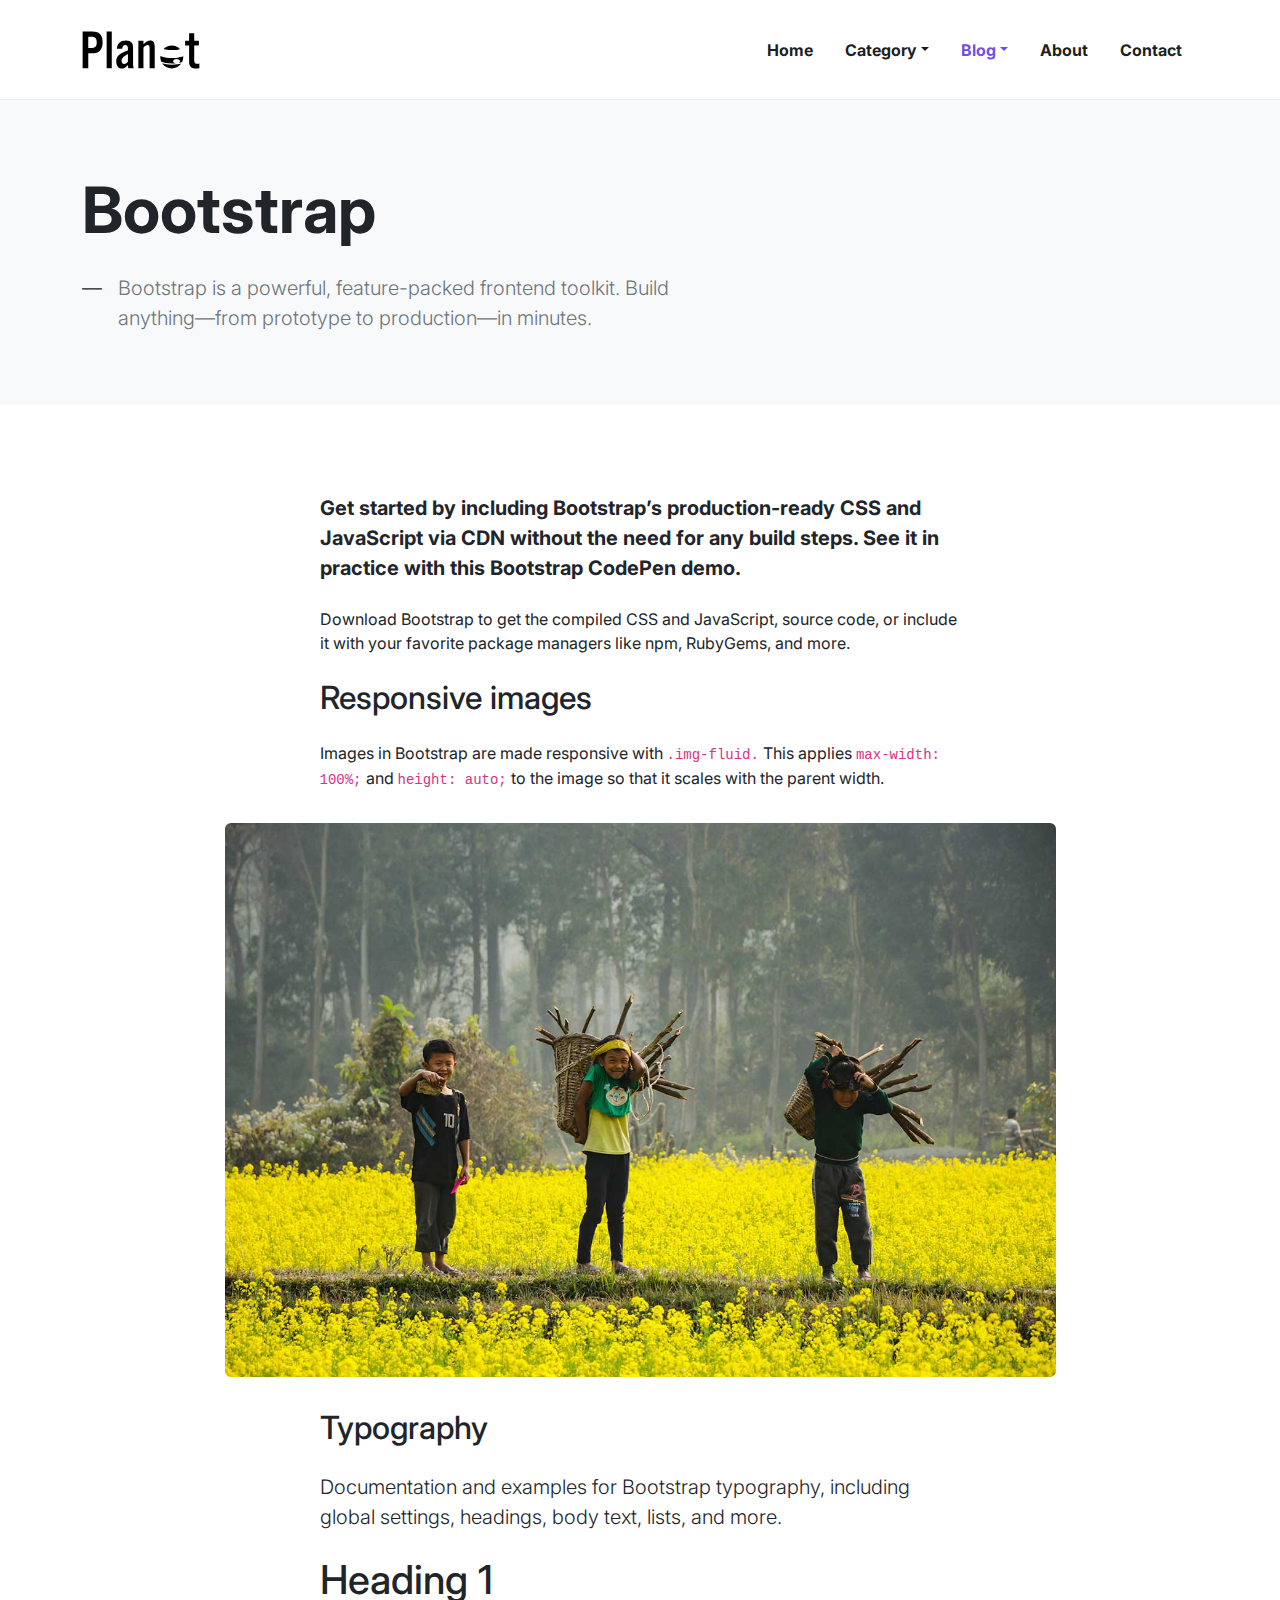
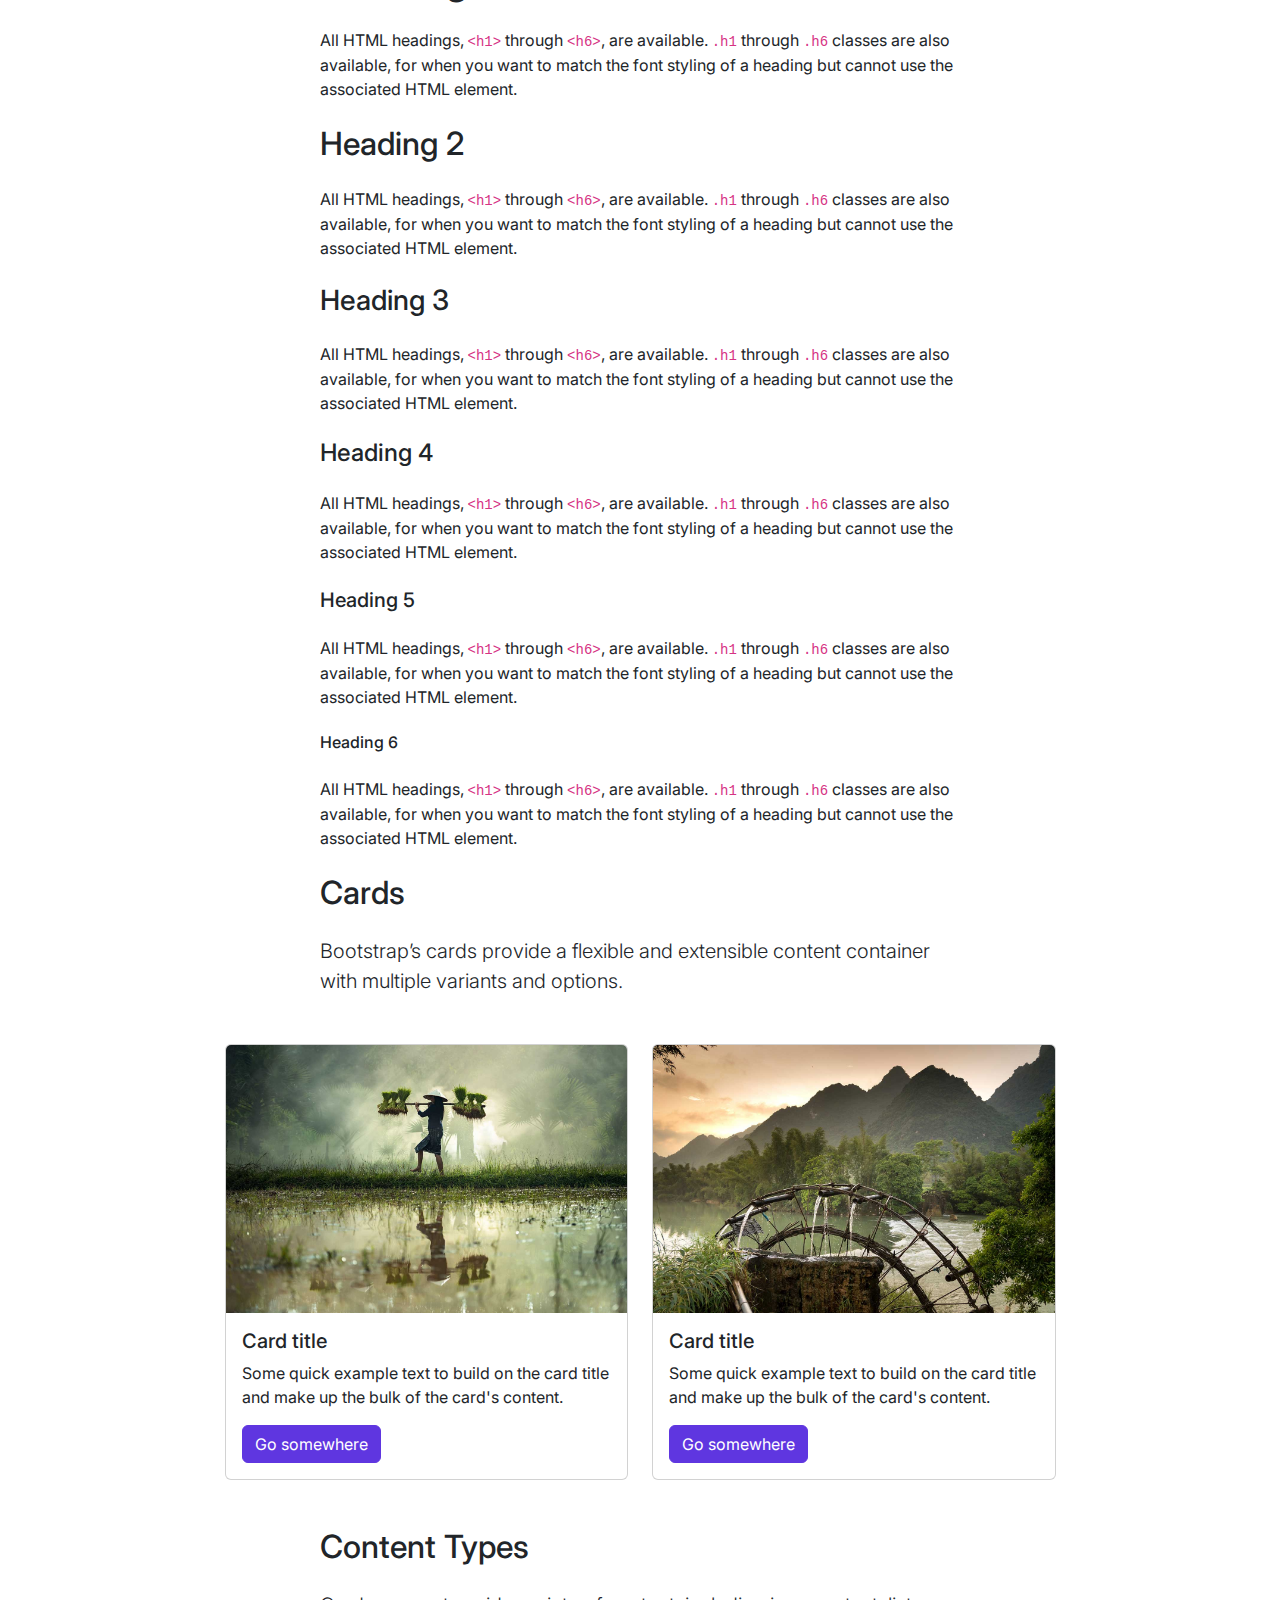
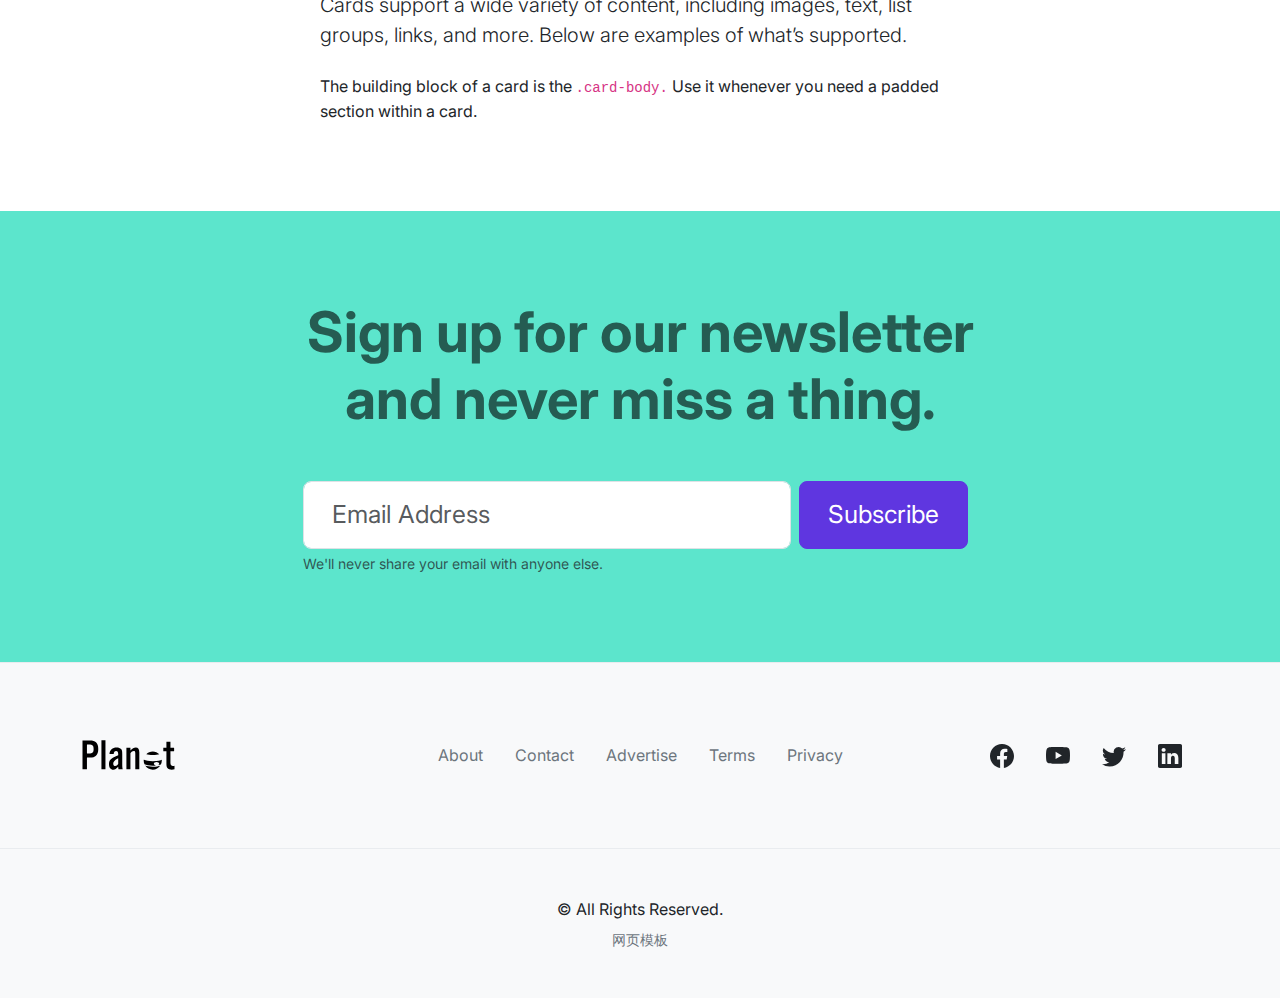
<file: page.html>
<!doctype html>
<html lang="en">

<head>
  <!-- Required Meta Tags -->
  <meta charset="utf-8">
  <meta name="viewport" content="width=device-width, initial-scale=1">

  <!-- Document Title, Description, and Author -->
  <title>Bootstrap - Planet Pro - Bootstrap Blog Template</title>
  <meta name="description" content="Planet Pro is a Bootstrap Blog Template.">

  <!-- Favicon and Touch Icons -->
  <link rel="icon" type="image/png" sizes="512x512" href="./assets/favicon/favicon-512x512.png">

  <!-- Google Fonts Files -->
  <link rel="preconnect" href="https://fonts.googleapis.com">
  <link rel="preconnect" href="https://fonts.gstatic.com" crossorigin>
  <link href="https://fonts.googleapis.com/css2?family=Inter:wght@100;200;300;400;500;600;700;800;900&display=swap" rel="stylesheet">

  <!-- CSS Files -->
  <link rel="stylesheet" href="./assets/css/planet-pro-bsb.css">

  <!-- BSB Head -->

</head>

<body>

  <!-- Header -->
  <header id="header" class="sticky-top bsb-tpl-header-sticky bsb-tpl-header-sticky-animationX">

    <!-- Navbar 1 - Bootstrap Brain Component -->
    <nav class="navbar navbar-expand-lg bsb-navbar bsb-navbar-hover bsb-navbar-caret bsb-tpl-navbar-sticky bg-white border-bottom border-light-subtle" data-bsb-sticky-target="#header">
      <div class="container">
        <a class="navbar-brand" href="index.html">
          <img src="./assets/img/branding/planet-logo.svg" class="bsb-tpl-logo" alt="">
        </a>
        <button class="navbar-toggler border-0" type="button" data-bs-toggle="offcanvas" data-bs-target="#offcanvasNavbar" aria-controls="offcanvasNavbar">
          <svg xmlns="http://www.w3.org/2000/svg" width="24" height="24" fill="currentColor" class="bi bi-list" viewBox="0 0 16 16">
            <path fill-rule="evenodd" d="M2.5 12a.5.5 0 0 1 .5-.5h10a.5.5 0 0 1 0 1H3a.5.5 0 0 1-.5-.5zm0-4a.5.5 0 0 1 .5-.5h10a.5.5 0 0 1 0 1H3a.5.5 0 0 1-.5-.5zm0-4a.5.5 0 0 1 .5-.5h10a.5.5 0 0 1 0 1H3a.5.5 0 0 1-.5-.5z" />
          </svg>
        </button>
        <div class="offcanvas offcanvas-end" tabindex="-1" id="offcanvasNavbar" aria-labelledby="offcanvasNavbarLabel">
          <div class="offcanvas-header">
            <h5 class="offcanvas-title" id="offcanvasNavbarLabel">Menu</h5>
            <button type="button" class="btn-close" data-bs-dismiss="offcanvas" aria-label="Close"></button>
          </div>
          <div class="offcanvas-body">
            <ul class="navbar-nav justify-content-end flex-grow-1">
              <li class="nav-item">
                <a class="nav-link" aria-current="page" href="index.html">Home</a>
              </li>
              <li class="nav-item dropdown">
                <a class="nav-link dropdown-toggle" href="#!" id="categoryDropdown" role="button" data-bs-toggle="dropdown" aria-expanded="false">Category</a>
                <ul class="dropdown-menu border-0 shadow bsb-zoomIn" aria-labelledby="categoryDropdown">
                  <li><a class="dropdown-item" href="category.html">Health</a></li>
                  <li><a class="dropdown-item" href="category.html">Relationships</a></li>
                  <li><a class="dropdown-item" href="category.html">Finance</a></li>
                  <li><a class="dropdown-item" href="category.html">Entrepreneurship</a></li>
                  <li><a class="dropdown-item" href="category.html">Fashion</a></li>
                </ul>
              </li>
              <li class="nav-item dropdown">
                <a class="nav-link dropdown-toggle active" href="#!" id="blogDropdown" role="button" data-bs-toggle="dropdown" aria-expanded="false">Blog</a>
                <ul class="dropdown-menu border-0 shadow bsb-zoomIn" aria-labelledby="blogDropdown">
                  <li><a class="dropdown-item" href="single.html">Single Post</a></li>
                  <li><a class="dropdown-item active" href="page.html">Single Page</a></li>
                </ul>
              </li>
              <li class="nav-item">
                <a class="nav-link" href="about.html">About</a>
              </li>
              <li class="nav-item">
                <a class="nav-link" href="contact.html">Contact</a>
              </li>
            </ul>
          </div>
        </div>
      </div>
    </nav>

  </header>

  <!-- Featured 1 - Bootstrap Brain Component -->
  <section class="py-3 py-md-5 py-xl-8 bg-light">
    <div class="container">
      <div class="row justify-content-md-center">
        <div class="col-12">
          <h2 class="display-3 fw-bold mb-4">Bootstrap</h2>
          <div class="row">
            <div class="col-12 col-md-11 col-lg-8 col-xl-7 col-xxl-6 d-flex gap-3">
              <p class="lead m-0">—</p>
              <p class="lead text-secondary m-0">Bootstrap is a powerful, feature-packed frontend toolkit. Build anything—from prototype to production—in minutes.</p>
            </div>
          </div>
        </div>
      </div>
    </div>
  </section>

  <!-- Main -->
  <main id="main">

    <!-- Entry Content Bootstrap Brain Component -->
    <section class="py-3 py-md-5 py-xl-10">
      <div class="container">
        <div class="row justify-content-md-center gy-3 gy-xl-4">
          <div class="col-12 col-md-11 col-lg-8 col-xl-7 col-xxl-6 gy-3 gy-xl-4 bsb-entry-content">
            <p class="lead fw-bold">Get started by including Bootstrap’s production-ready CSS and JavaScript via CDN without the need for any build steps. See it in practice with this Bootstrap CodePen demo.</p>
            <p>Download Bootstrap to get the compiled CSS and JavaScript, source code, or include it with your favorite package managers like npm, RubyGems, and more.</p>
            <h2>Responsive images</h2>
            <p>Images in Bootstrap are made responsive with <code>.img-fluid.</code> This applies <code>max-width: 100%;</code> and <code>height: auto;</code> to the image so that it scales with the parent width.</p>
          </div>

          <div class="col-12">
            <div class="row justify-content-center">
              <div class="col-12 col-xl-9 text-center">
                <img class="img-fluid my-2 rounded" loading="lazy" src="./assets/img/page/page-img-1.jpg" alt="">
              </div>
            </div>
          </div>

          <div class="col-12 col-md-11 col-lg-8 col-xl-7 col-xxl-6 gy-3 gy-xl-4 bsb-entry-content">
            <h2>Typography</h2>
            <p class="lead">Documentation and examples for Bootstrap typography, including global settings, headings, body text, lists, and more.</p>
            <h1>Heading 1</h1>
            <p>All HTML headings, <code>&lt;h1&gt;</code> through <code>&lt;h6&gt;</code>, are available. <code>.h1</code> through <code>.h6</code> classes are also available, for when you want to match the font styling of a heading but cannot use the associated HTML element.</p>
            <h2>Heading 2</h2>
            <p>All HTML headings, <code>&lt;h1&gt;</code> through <code>&lt;h6&gt;</code>, are available. <code>.h1</code> through <code>.h6</code> classes are also available, for when you want to match the font styling of a heading but cannot use the associated HTML element.</p>
            <h3>Heading 3</h3>
            <p>All HTML headings, <code>&lt;h1&gt;</code> through <code>&lt;h6&gt;</code>, are available. <code>.h1</code> through <code>.h6</code> classes are also available, for when you want to match the font styling of a heading but cannot use the associated HTML element.</p>
            <h4>Heading 4</h4>
            <p>All HTML headings, <code>&lt;h1&gt;</code> through <code>&lt;h6&gt;</code>, are available. <code>.h1</code> through <code>.h6</code> classes are also available, for when you want to match the font styling of a heading but cannot use the associated HTML element.</p>
            <h5>Heading 5</h5>
            <p>All HTML headings, <code>&lt;h1&gt;</code> through <code>&lt;h6&gt;</code>, are available. <code>.h1</code> through <code>.h6</code> classes are also available, for when you want to match the font styling of a heading but cannot use the associated HTML element.</p>
            <h6>Heading 6</h6>
            <p>All HTML headings, <code>&lt;h1&gt;</code> through <code>&lt;h6&gt;</code>, are available. <code>.h1</code> through <code>.h6</code> classes are also available, for when you want to match the font styling of a heading but cannot use the associated HTML element.</p>
            <h2>Cards</h2>
            <p class="lead">Bootstrap’s cards provide a flexible and extensible content container with multiple variants and options.</p>
          </div>

          <div class="col-12">
            <div class="row justify-content-center">
              <div class="col-12 col-xl-9">
                <div class="row gy-4 gy-md-0 justify-content-center">
                  <div class="col-12 col-md-6">
                    <div class="card my-md-4">
                      <img src="./assets/img/page/page-img-2.jpg" class="card-img-top" alt="Bootstrap Card">
                      <div class="card-body">
                        <h5 class="card-title">Card title</h5>
                        <p class="card-text">Some quick example text to build on the card title and make up the bulk of the card's content.</p>
                        <a href="#!" class="btn btn-primary">Go somewhere</a>
                      </div>
                    </div>
                  </div>
                  <div class="col-12 col-md-6">
                    <div class="card my-md-4">
                      <img src="./assets/img/page/page-img-3.jpg" class="card-img-top" alt="Bootstrap Card">
                      <div class="card-body">
                        <h5 class="card-title">Card title</h5>
                        <p class="card-text">Some quick example text to build on the card title and make up the bulk of the card's content.</p>
                        <a href="#!" class="btn btn-primary">Go somewhere</a>
                      </div>
                    </div>
                  </div>
                </div>
              </div>
            </div>

          </div>

          <div class="col-12 col-md-11 col-lg-8 col-xl-7 col-xxl-6 gy-3 gy-xl-4 bsb-entry-content">
            <h2>Content Types</h2>
            <p class="lead">Cards support a wide variety of content, including images, text, list groups, links, and more. Below are examples of what’s supported.</p>
            <p>The building block of a card is the <code>.card-body.</code> Use it whenever you need a padded section within a card.</p>
          </div>
        </div>
      </div>
    </section>

    <!-- Newsletter 1 - Bootstrap Brain Component -->
    <section class="py-3 py-md-5 py-xl-10 bsb-section-py-xxl-1 bg-accent">
      <div class="container">
        <div class="row justify-content-md-center">
          <div class="col-12 col-md-9 col-lg-8 col-xl-8 col-xxl-7">
            <h2 class="display-4 fw-bold mb-4 mb-md-5 mb-xxl-6 text-center text-accent-emphasis">Sign up for our newsletter and never miss a thing.</h2>
          </div>
        </div>
        <div class="row justify-content-md-center">
          <div class="col-12 col-md-10 col-lg-9 col-xl-8 col-xxl-7">
            <form class="row gy-3 gy-lg-0 gx-lg-2 justify-content-center">
              <div class="col-12 col-lg-8">
                <label for="email-newsletter-component" class="visually-hidden">Email Address</label>
                <input type="email" class="form-control bsb-form-control-3xl" id="email-newsletter-component" value="" placeholder="Email Address" aria-label="email-newsletter-component" aria-describedby="email-newsletter-help" required>
                <div id="email-newsletter-help" class="form-text text-center text-lg-start">We'll never share your email with anyone else.</div>
              </div>
              <div class="col-12 col-lg-3 text-center text-lg-start">
                <button type="submit" class="btn btn-primary bsb-btn-3xl">Subscribe</button>
              </div>
            </form>
          </div>
        </div>
      </div>
    </section>

  </main>

  <!-- Footer 6 - Bootstrap Brain Component -->
  <footer class="footer">

    <!-- Widgets - Bootstrap Brain Component -->
    <div class="bg-light py-3 py-md-5 py-xl-8 border-top border-light-subtle">
      <div class="container overflow-hidden">
        <div class="row gy-3 gy-md-5 gy-xl-0 align-items-sm-center">
          <div class="col-xs-12 col-sm-6 col-xl-3 order-0 order-xl-0">
            <div class="footer-logo-wrapper text-center text-sm-start">
              <a href="#!">
                <img src="./assets/img/branding/planet-logo.svg" alt="" class="bsb-tpl-logo-footer">
              </a>
            </div>
          </div>

          <div class="col-xs-12 col-xl-6 order-2 order-xl-1">
            <ul class="nav justify-content-center">
              <li class="nav-item">
                <a class="nav-link link-secondary px-2 px-md-3" href="#!">About</a>
              </li>
              <li class="nav-item">
                <a class="nav-link link-secondary px-2 px-md-3" href="#!">Contact</a>
              </li>
              <li class="nav-item">
                <a class="nav-link link-secondary px-2 px-md-3" href="#!">Advertise</a>
              </li>
              <li class="nav-item">
                <a class="nav-link link-secondary px-2 px-md-3" href="#!">Terms</a>
              </li>
              <li class="nav-item">
                <a class="nav-link link-secondary px-2 px-md-3" href="#!">Privacy</a>
              </li>
            </ul>
          </div>

          <div class="col-xs-12 col-sm-6 col-xl-3 order-1 order-xl-2">
            <ul class="nav justify-content-center justify-content-sm-end">
              <li class="nav-item">
                <a class="nav-link link-dark px-3" href="#!">
                  <svg xmlns="http://www.w3.org/2000/svg" width="24" height="24" fill="currentColor" class="bi bi-facebook" viewBox="0 0 16 16">
                    <path d="M16 8.049c0-4.446-3.582-8.05-8-8.05C3.58 0-.002 3.603-.002 8.05c0 4.017 2.926 7.347 6.75 7.951v-5.625h-2.03V8.05H6.75V6.275c0-2.017 1.195-3.131 3.022-3.131.876 0 1.791.157 1.791.157v1.98h-1.009c-.993 0-1.303.621-1.303 1.258v1.51h2.218l-.354 2.326H9.25V16c3.824-.604 6.75-3.934 6.75-7.951z" />
                  </svg>
                </a>
              </li>
              <li class="nav-item">
                <a class="nav-link link-dark px-3" href="#!">
                  <svg xmlns="http://www.w3.org/2000/svg" width="24" height="24" fill="currentColor" class="bi bi-youtube" viewBox="0 0 16 16">
                    <path d="M8.051 1.999h.089c.822.003 4.987.033 6.11.335a2.01 2.01 0 0 1 1.415 1.42c.101.38.172.883.22 1.402l.01.104.022.26.008.104c.065.914.073 1.77.074 1.957v.075c-.001.194-.01 1.108-.082 2.06l-.008.105-.009.104c-.05.572-.124 1.14-.235 1.558a2.007 2.007 0 0 1-1.415 1.42c-1.16.312-5.569.334-6.18.335h-.142c-.309 0-1.587-.006-2.927-.052l-.17-.006-.087-.004-.171-.007-.171-.007c-1.11-.049-2.167-.128-2.654-.26a2.007 2.007 0 0 1-1.415-1.419c-.111-.417-.185-.986-.235-1.558L.09 9.82l-.008-.104A31.4 31.4 0 0 1 0 7.68v-.123c.002-.215.01-.958.064-1.778l.007-.103.003-.052.008-.104.022-.26.01-.104c.048-.519.119-1.023.22-1.402a2.007 2.007 0 0 1 1.415-1.42c.487-.13 1.544-.21 2.654-.26l.17-.007.172-.006.086-.003.171-.007A99.788 99.788 0 0 1 7.858 2h.193zM6.4 5.209v4.818l4.157-2.408L6.4 5.209z" />
                  </svg>
                </a>
              </li>
              <li class="nav-item">
                <a class="nav-link link-dark px-3" href="#!">
                  <svg xmlns="http://www.w3.org/2000/svg" width="24" height="24" fill="currentColor" class="bi bi-twitter" viewBox="0 0 16 16">
                    <path d="M5.026 15c6.038 0 9.341-5.003 9.341-9.334 0-.14 0-.282-.006-.422A6.685 6.685 0 0 0 16 3.542a6.658 6.658 0 0 1-1.889.518 3.301 3.301 0 0 0 1.447-1.817 6.533 6.533 0 0 1-2.087.793A3.286 3.286 0 0 0 7.875 6.03a9.325 9.325 0 0 1-6.767-3.429 3.289 3.289 0 0 0 1.018 4.382A3.323 3.323 0 0 1 .64 6.575v.045a3.288 3.288 0 0 0 2.632 3.218 3.203 3.203 0 0 1-.865.115 3.23 3.23 0 0 1-.614-.057 3.283 3.283 0 0 0 3.067 2.277A6.588 6.588 0 0 1 .78 13.58a6.32 6.32 0 0 1-.78-.045A9.344 9.344 0 0 0 5.026 15z" />
                  </svg>
                </a>
              </li>
              <li class="nav-item">
                <a class="nav-link link-dark px-3" href="#!">
                  <svg xmlns="http://www.w3.org/2000/svg" width="24" height="24" fill="currentColor" class="bi bi-linkedin" viewBox="0 0 16 16">
                    <path d="M0 1.146C0 .513.526 0 1.175 0h13.65C15.474 0 16 .513 16 1.146v13.708c0 .633-.526 1.146-1.175 1.146H1.175C.526 16 0 15.487 0 14.854V1.146zm4.943 12.248V6.169H2.542v7.225h2.401zm-1.2-8.212c.837 0 1.358-.554 1.358-1.248-.015-.709-.52-1.248-1.342-1.248-.822 0-1.359.54-1.359 1.248 0 .694.521 1.248 1.327 1.248h.016zm4.908 8.212V9.359c0-.216.016-.432.08-.586.173-.431.568-.878 1.232-.878.869 0 1.216.662 1.216 1.634v3.865h2.401V9.25c0-2.22-1.184-3.252-2.764-3.252-1.274 0-1.845.7-2.165 1.193v.025h-.016a5.54 5.54 0 0 1 .016-.025V6.169h-2.4c.03.678 0 7.225 0 7.225h2.4z" />
                  </svg>
                </a>
              </li>
            </ul>
          </div>
        </div>
      </div>
    </div>

    <!-- Copyright - Bootstrap Brain Component -->
    <div class="bg-light py-3 py-md-5 border-top border-light-subtle">
      <div class="container overflow-hidden">
        <div class="row">
          <div class="col">
            <div class="footer-copyright-wrapper text-center">
              &copy; All Rights Reserved.
            </div>
            <div class="credits text-secondary text-center mt-2 fs-7">
              <a target="_blank" href="http://www.mobanwang.com/" title="网页模板" class="link-secondary text-decoration-none">网页模板</a>
            </div>
          </div>
        </div>
      </div>
    </div>

  </footer>

  <!-- Javascript Files: Vendors -->
  <script src="https://unpkg.com/bootstrap@5.3.3/dist/js/bootstrap.bundle.min.js"></script>

  <!-- Javascript Files: Controllers -->
  <script src="./assets/controller/planet-pro-bsb.js"></script>

  <!-- BSB Body End -->
</body>

</html>
</file>
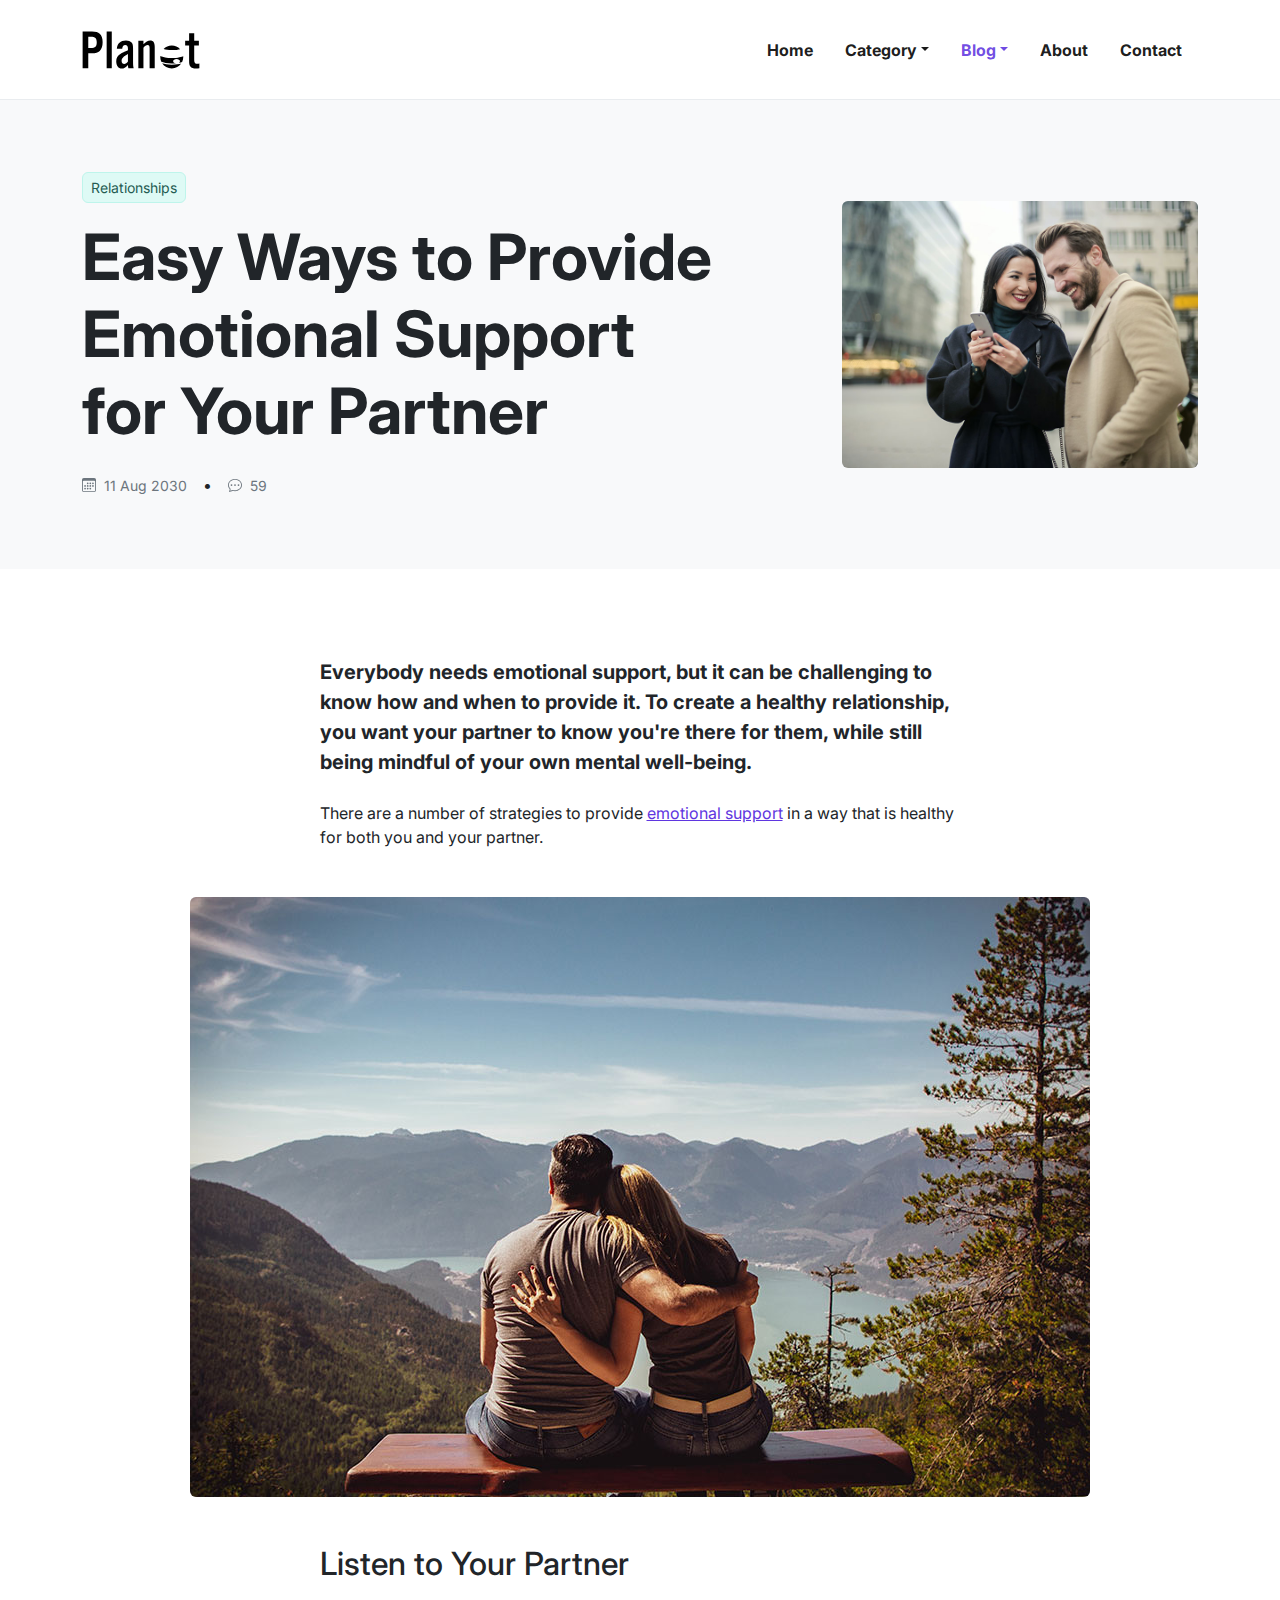
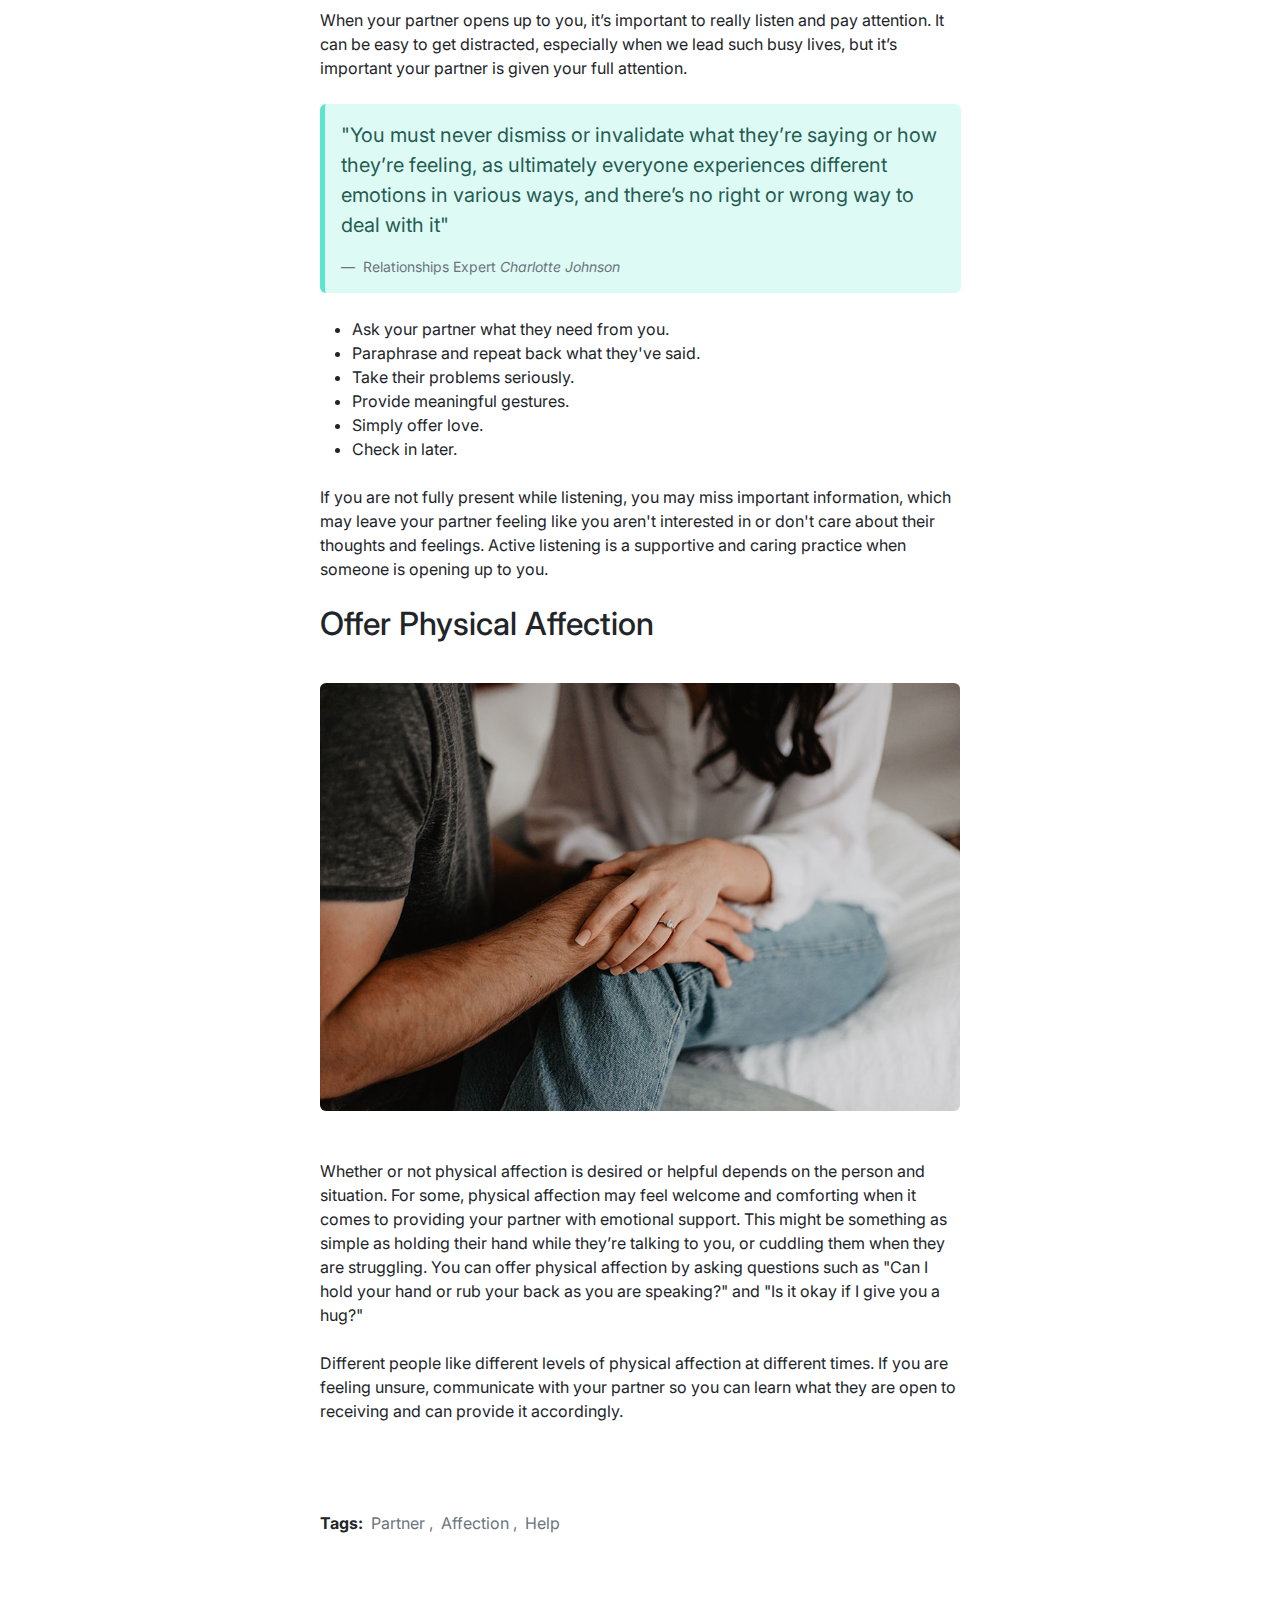
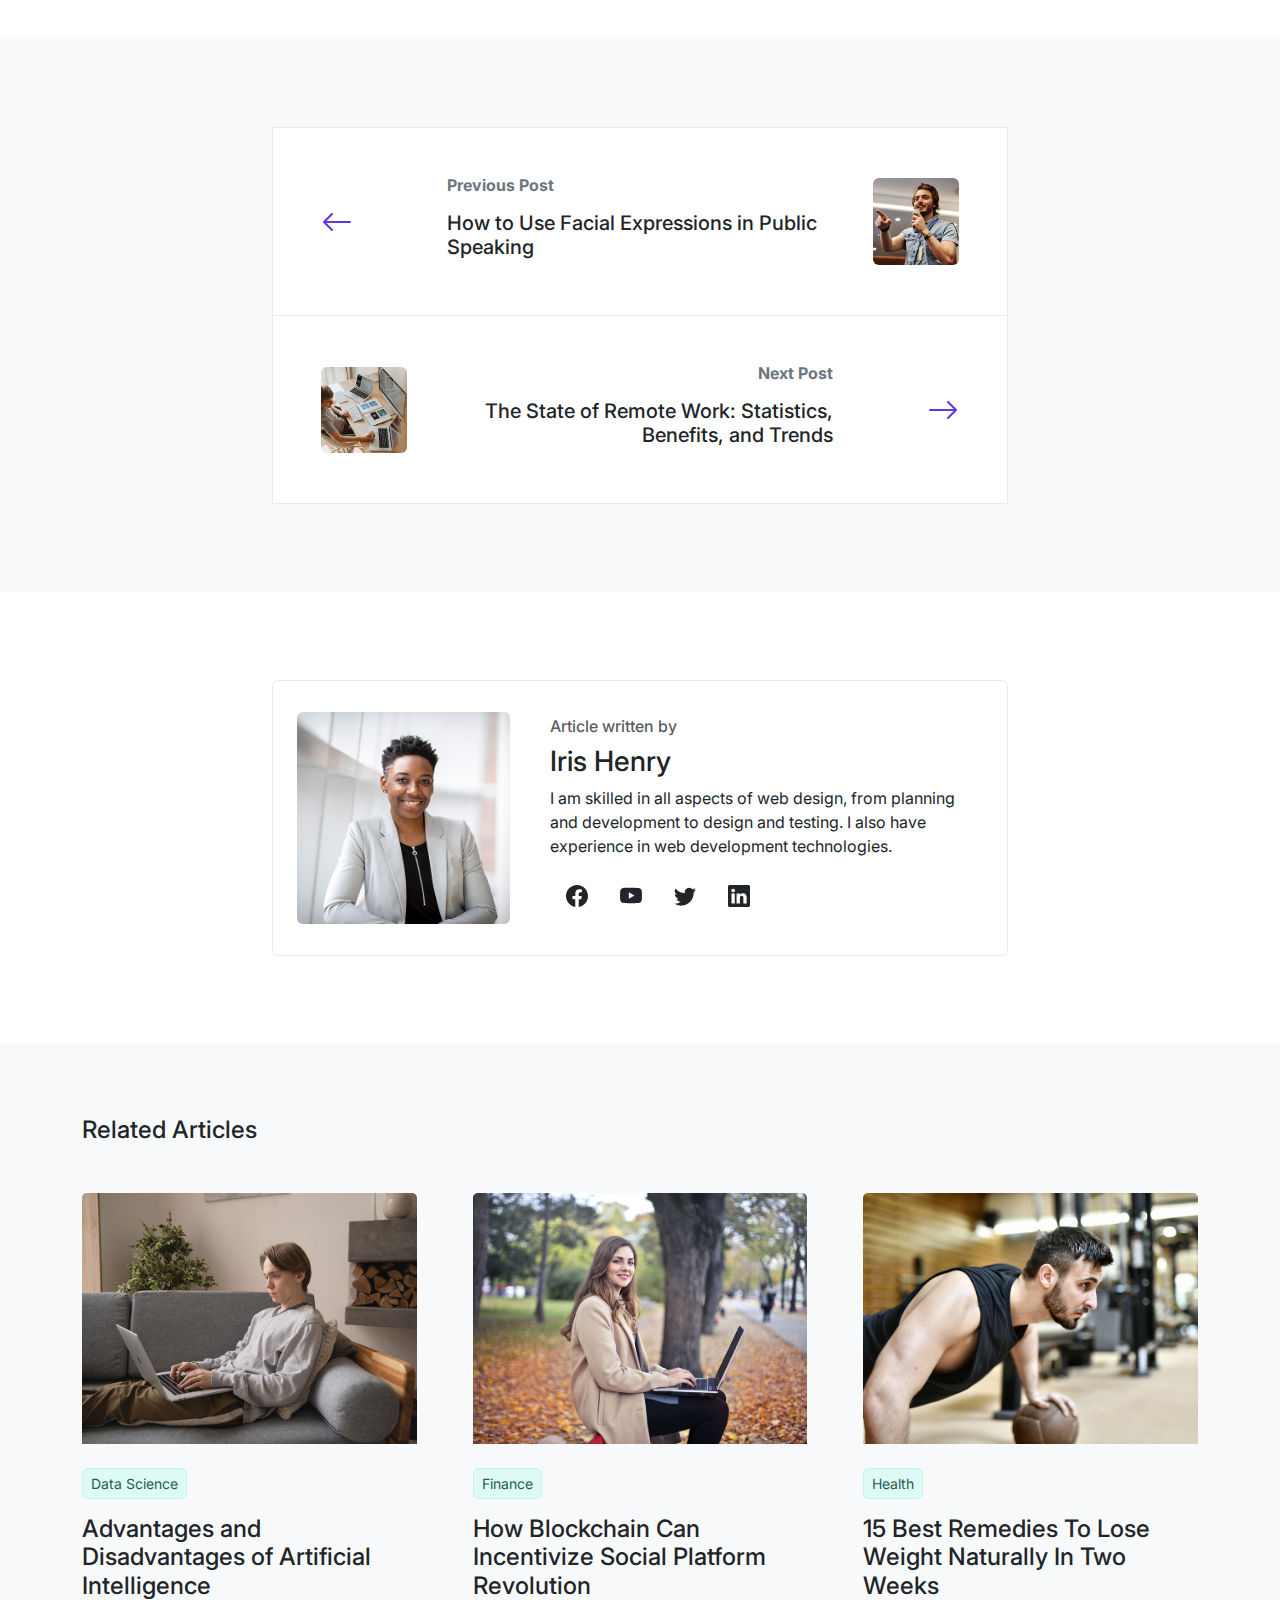
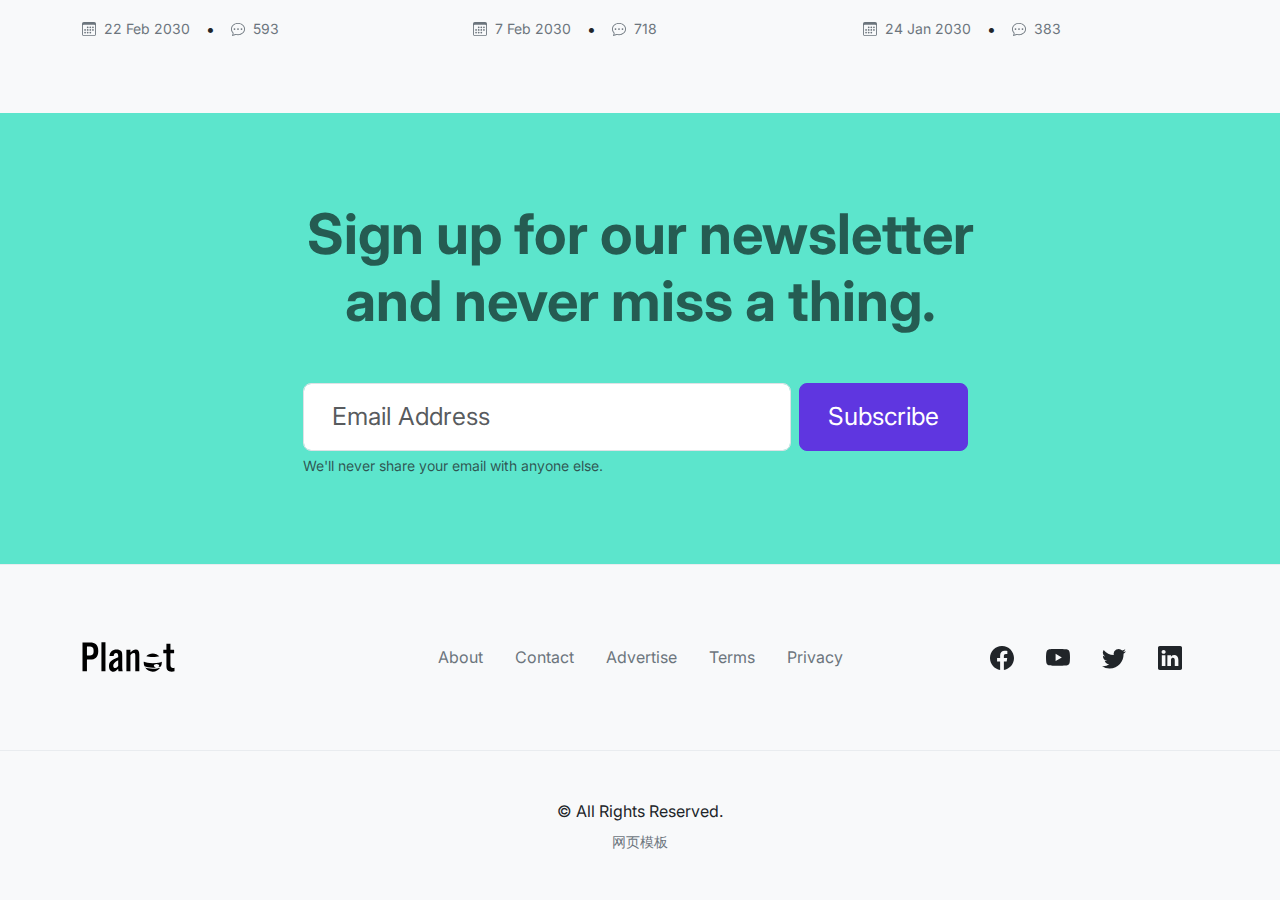
<file: single.html>
<!doctype html>
<html lang="en">

<head>
  <!-- Required Meta Tags -->
  <meta charset="utf-8">
  <meta name="viewport" content="width=device-width, initial-scale=1">

  <!-- Document Title, Description, and Author -->
  <title>Easy Ways to Provide Emotional Support for Your Partner - Planet Pro</title>
  <meta name="description" content="Planet Pro is a Bootstrap Blog Template.">

  <!-- Favicon and Touch Icons -->
  <link rel="icon" type="image/png" sizes="512x512" href="./assets/favicon/favicon-512x512.png">

  <!-- Google Fonts Files -->
  <link rel="preconnect" href="https://fonts.googleapis.com">
  <link rel="preconnect" href="https://fonts.gstatic.com" crossorigin>
  <link href="https://fonts.googleapis.com/css2?family=Inter:wght@100;200;300;400;500;600;700;800;900&display=swap" rel="stylesheet">

  <!-- CSS Files -->
  <link rel="stylesheet" href="./assets/css/planet-pro-bsb.css">

  <!-- BSB Head -->

</head>

<body>

  <!-- Header -->
  <header id="header" class="sticky-top bsb-tpl-header-sticky bsb-tpl-header-sticky-animationX">

    <!-- Navbar 1 - Bootstrap Brain Component -->
    <nav class="navbar navbar-expand-lg bsb-navbar bsb-navbar-hover bsb-navbar-caret bsb-tpl-navbar-sticky bg-white border-bottom border-light-subtle" data-bsb-sticky-target="#header">
      <div class="container">
        <a class="navbar-brand" href="index.html">
          <img src="./assets/img/branding/planet-logo.svg" class="bsb-tpl-logo" alt="">
        </a>
        <button class="navbar-toggler border-0" type="button" data-bs-toggle="offcanvas" data-bs-target="#offcanvasNavbar" aria-controls="offcanvasNavbar">
          <svg xmlns="http://www.w3.org/2000/svg" width="24" height="24" fill="currentColor" class="bi bi-list" viewBox="0 0 16 16">
            <path fill-rule="evenodd" d="M2.5 12a.5.5 0 0 1 .5-.5h10a.5.5 0 0 1 0 1H3a.5.5 0 0 1-.5-.5zm0-4a.5.5 0 0 1 .5-.5h10a.5.5 0 0 1 0 1H3a.5.5 0 0 1-.5-.5zm0-4a.5.5 0 0 1 .5-.5h10a.5.5 0 0 1 0 1H3a.5.5 0 0 1-.5-.5z" />
          </svg>
        </button>
        <div class="offcanvas offcanvas-end" tabindex="-1" id="offcanvasNavbar" aria-labelledby="offcanvasNavbarLabel">
          <div class="offcanvas-header">
            <h5 class="offcanvas-title" id="offcanvasNavbarLabel">Menu</h5>
            <button type="button" class="btn-close" data-bs-dismiss="offcanvas" aria-label="Close"></button>
          </div>
          <div class="offcanvas-body">
            <ul class="navbar-nav justify-content-end flex-grow-1">
              <li class="nav-item">
                <a class="nav-link" aria-current="page" href="index.html">Home</a>
              </li>
              <li class="nav-item dropdown">
                <a class="nav-link dropdown-toggle" href="#!" id="categoryDropdown" role="button" data-bs-toggle="dropdown" aria-expanded="false">Category</a>
                <ul class="dropdown-menu border-0 shadow bsb-zoomIn" aria-labelledby="categoryDropdown">
                  <li><a class="dropdown-item" href="category.html">Health</a></li>
                  <li><a class="dropdown-item" href="category.html">Relationships</a></li>
                  <li><a class="dropdown-item" href="category.html">Finance</a></li>
                  <li><a class="dropdown-item" href="category.html">Entrepreneurship</a></li>
                  <li><a class="dropdown-item" href="category.html">Fashion</a></li>
                </ul>
              </li>
              <li class="nav-item dropdown">
                <a class="nav-link dropdown-toggle active" href="#!" id="blogDropdown" role="button" data-bs-toggle="dropdown" aria-expanded="false">Blog</a>
                <ul class="dropdown-menu border-0 shadow bsb-zoomIn" aria-labelledby="blogDropdown">
                  <li><a class="dropdown-item active" href="single.html">Single Post</a></li>
                  <li><a class="dropdown-item" href="page.html">Single Page</a></li>
                </ul>
              </li>
              <li class="nav-item">
                <a class="nav-link" href="about.html">About</a>
              </li>
              <li class="nav-item">
                <a class="nav-link" href="contact.html">Contact</a>
              </li>
            </ul>
          </div>
        </div>
      </div>
    </nav>

  </header>

  <!-- Featured 1 - Bootstrap Brain Component -->
  <section class="py-3 py-md-5 py-xl-8 bg-light">
    <div class="container">
      <div class="row gy-3 gy-lg-0 align-items-lg-center justify-content-lg-between">
        <div class="col-12 col-lg-7 order-1 order-lg-0">
          <div class="entry-header mb-3">
            <ul class="entry-meta list-unstyled d-flex mb-3">
              <li>
                <a class="d-inline-flex px-2 py-1 link-accent text-accent-emphasis bg-accent-subtle border border-accent-subtle rounded-2 text-decoration-none fs-7" href="#!">Relationships</a>
              </li>
            </ul>
            <h2 class="display-3 fw-bold mb-4">Easy Ways to Provide Emotional Support for Your Partner</h2>
          </div>
          <div class="entry-footer">
            <ul class="entry-meta list-unstyled d-flex align-items-center m-0">
              <li>
                <a class="fs-7 link-secondary text-decoration-none d-flex align-items-center" href="#!">
                  <svg xmlns="http://www.w3.org/2000/svg" width="14" height="14" fill="currentColor" class="bi bi-calendar3" viewBox="0 0 16 16">
                    <path d="M14 0H2a2 2 0 0 0-2 2v12a2 2 0 0 0 2 2h12a2 2 0 0 0 2-2V2a2 2 0 0 0-2-2zM1 3.857C1 3.384 1.448 3 2 3h12c.552 0 1 .384 1 .857v10.286c0 .473-.448.857-1 .857H2c-.552 0-1-.384-1-.857V3.857z" />
                    <path d="M6.5 7a1 1 0 1 0 0-2 1 1 0 0 0 0 2zm3 0a1 1 0 1 0 0-2 1 1 0 0 0 0 2zm3 0a1 1 0 1 0 0-2 1 1 0 0 0 0 2zm-9 3a1 1 0 1 0 0-2 1 1 0 0 0 0 2zm3 0a1 1 0 1 0 0-2 1 1 0 0 0 0 2zm3 0a1 1 0 1 0 0-2 1 1 0 0 0 0 2zm3 0a1 1 0 1 0 0-2 1 1 0 0 0 0 2zm-9 3a1 1 0 1 0 0-2 1 1 0 0 0 0 2zm3 0a1 1 0 1 0 0-2 1 1 0 0 0 0 2zm3 0a1 1 0 1 0 0-2 1 1 0 0 0 0 2z" />
                  </svg>
                  <span class="ms-2 fs-7">11 Aug 2030</span>
                </a>
              </li>
              <li>
                <span class="px-3">&bull;</span>
              </li>
              <li>
                <a class="link-secondary text-decoration-none d-flex align-items-center" href="#!">
                  <svg xmlns="http://www.w3.org/2000/svg" width="14" height="14" fill="currentColor" class="bi bi-chat-dots" viewBox="0 0 16 16">
                    <path d="M5 8a1 1 0 1 1-2 0 1 1 0 0 1 2 0zm4 0a1 1 0 1 1-2 0 1 1 0 0 1 2 0zm3 1a1 1 0 1 0 0-2 1 1 0 0 0 0 2z" />
                    <path d="m2.165 15.803.02-.004c1.83-.363 2.948-.842 3.468-1.105A9.06 9.06 0 0 0 8 15c4.418 0 8-3.134 8-7s-3.582-7-8-7-8 3.134-8 7c0 1.76.743 3.37 1.97 4.6a10.437 10.437 0 0 1-.524 2.318l-.003.011a10.722 10.722 0 0 1-.244.637c-.079.186.074.394.273.362a21.673 21.673 0 0 0 .693-.125zm.8-3.108a1 1 0 0 0-.287-.801C1.618 10.83 1 9.468 1 8c0-3.192 3.004-6 7-6s7 2.808 7 6c0 3.193-3.004 6-7 6a8.06 8.06 0 0 1-2.088-.272 1 1 0 0 0-.711.074c-.387.196-1.24.57-2.634.893a10.97 10.97 0 0 0 .398-2z" />
                  </svg>
                  <span class="ms-2 fs-7">59</span>
                </a>
              </li>
            </ul>
          </div>
        </div>
        <div class="col-12 col-lg-4">
          <a class="d-block bsb-hover-image overflow-hidden rounded" href="#!">
            <img class="img-fluid bsb-scale bsb-hover-scale-up" loading="lazy" src="./assets/img/single/single-img-1.jpg" alt="">
          </a>
        </div>
      </div>
    </div>
  </section>

  <!-- Main -->
  <main id="main">

    <!-- Entry Content Bootstrap Brain Component -->
    <section class="py-3 py-md-5 py-xl-10">
      <div class="container">
        <div class="row justify-content-md-center gy-3 gy-xl-4">
          <div class="col-12 col-md-11 col-lg-8 col-xl-7 col-xxl-6 gy-3 gy-xl-4 bsb-entry-content">
            <p class="lead fw-bold">Everybody needs emotional support, but it can be challenging to know how and when to provide it. To create a healthy relationship, you want your partner to know you're there for them, while still being mindful of your own mental well-being.</p>
            <p>There are a number of strategies to provide <a href="#!">emotional support</a> in a way that is healthy for both you and your partner.</p>
          </div>

          <div class="col-12 text-center">
            <img class="img-fluid my-4 rounded" loading="lazy" src="./assets/img/single/single-img-2.jpg" alt="">
          </div>

          <div class="col-12 col-md-11 col-lg-8 col-xl-7 col-xxl-6 gy-3 gy-xl-4 bsb-entry-content">
            <h2>Listen to Your Partner</h2>
            <p>When your partner opens up to you, it’s important to really listen and pay attention. It can be easy to get distracted, especially when we lead such busy lives, but it’s important your partner is given your full attention.</p>
            <figure class="text-accent-emphasis bg-accent-subtle border-start border-5 border-accent rounded-2 p-3">
              <blockquote class="blockquote mb-3">
                <p class="m-0">"You must never dismiss or invalidate what they’re saying or how they’re feeling, as ultimately everyone experiences different emotions in various ways, and there’s no right or wrong way to deal with it"</p>
              </blockquote>
              <figcaption class="blockquote-footer m-0">
                Relationships Expert <cite title="Charlotte Johnson">Charlotte Johnson</cite>
              </figcaption>
            </figure>
            <ul>
              <li>Ask your partner what they need from you.</li>
              <li>Paraphrase and repeat back what they've said.</li>
              <li>Take their problems seriously.</li>
              <li>Provide meaningful gestures.</li>
              <li>Simply offer love.</li>
              <li>Check in later.</li>
            </ul>
            <p>If you are not fully present while listening, you may miss important information, which may leave your partner feeling like you aren't interested in or don't care about their thoughts and feelings. Active listening is a supportive and caring practice when someone is opening up to you.</p>
            <h2>Offer Physical Affection</h2>
            <img class="img-fluid mt-3 mb-5 rounded" loading="lazy" src="./assets/img/single/single-img-3.jpg" alt="">
            <p>Whether or not physical affection is desired or helpful depends on the person and situation. For some, physical affection may feel welcome and comforting when it comes to providing your partner with emotional support. This might be something as simple as holding their hand while they’re talking to you, or cuddling them when they are struggling. You can offer physical affection by asking questions such as "Can I hold your hand or rub your back as you are speaking?" and "Is it okay if I give you a hug?"</p>
            <p>Different people like different levels of physical affection at different times. If you are feeling unsure, communicate with your partner so you can learn what they are open to receiving and can provide it accordingly.</p>
          </div>
        </div>
      </div>
    </section>

    <!-- Entry Meta -->
    <div class="pb-3 pb-md-5 pb-xl-10">
      <div class="container">
        <div class="row justify-content-md-center">
          <div class="col-12 col-md-11 col-lg-8 col-xl-7 col-xxl-6">
            <span class="me-1 fw-bold">Tags:</span>
            <ul class="entry-meta list-unstyled d-inline-flex align-items-center justify-content-center mb-3">
              <li>
                <a class="link-secondary text-decoration-none" href="#!">Partner</a>
                <span class="pe-2 text-secondary">,</span>
              </li>
              <li>
                <a class="link-secondary text-decoration-none" href="#!">Affection</a>
                <span class="pe-2 text-secondary">,</span>
              </li>
              <li>
                <a class="link-secondary text-decoration-none" href="#!">Help</a>
              </li>
            </ul>
          </div>
        </div>
      </div>
    </div>

    <!-- Post Pagination 2 - Bootstrap Brain Component -->
    <section class="bsb-post-pagination-2 bg-light py-3 py-md-5 py-xl-10 bsb-section-py-xxl-1X">
      <div class="container overflow-hidden">
        <div class="row justify-content-lg-center">
          <div class="col-12 col-lg-10 col-xl-8 col-xxl-7">
            <div class="bg-white p-4 p-md-5 border border-light-subtle border-bottom-0">
              <div class="row gy-3 gy-md-0 align-items-md-center">
                <div class="col-12 col-md-2">
                  <a href="#!">
                    <svg xmlns="http://www.w3.org/2000/svg" width="32" height="32" fill="currentColor" class="bi bi-arrow-left" viewBox="0 0 16 16">
                      <path fill-rule="evenodd" d="M15 8a.5.5 0 0 0-.5-.5H2.707l3.147-3.146a.5.5 0 1 0-.708-.708l-4 4a.5.5 0 0 0 0 .708l4 4a.5.5 0 0 0 .708-.708L2.707 8.5H14.5A.5.5 0 0 0 15 8z" />
                    </svg>
                  </a>
                </div>
                <div class="col-12 col-md-8">
                  <a href="#!" class="d-block px-md-3 text-decoration-none">
                    <h5 class="link-secondary fw-bold fs-6 mb-3">Previous Post</h5>
                    <h2 class="link-dark fs-5">How to Use Facial Expressions in Public Speaking</h2>
                  </a>
                </div>
                <div class="col-12 col-md-2">
                  <a href="#!" class="bsb-hover-image d-block overflow-hidden rounded">
                    <img class="img-fluid author-avatar bsb-scale bsb-hover-scale-up" loading="lazy" src="./assets/img/single/post-pagination-img-1.jpg" alt="">
                  </a>
                </div>
              </div>
            </div>
            <div class="bg-white p-4 p-md-5 border border-light-subtle">
              <div class="row gy-3 align-items-md-center">
                <div class="col-12 col-md-2">
                  <a href="#!" class="bsb-hover-image d-block overflow-hidden rounded">
                    <img class="img-fluid author-avatar bsb-scale bsb-hover-scale-up" loading="lazy" src="./assets/img/single/post-pagination-img-2.jpg" alt="">
                  </a>
                </div>
                <div class="col-12 col-md-8 text-end">
                  <a href="#!" class="d-block px-md-3 text-decoration-none">
                    <h5 class="link-secondary fw-bold fs-6 mb-3">Next Post</h5>
                    <h2 class="link-dark fs-5">The State of Remote Work: Statistics, Benefits, and Trends</h2>
                  </a>
                </div>
                <div class="col-12 col-md-2 text-end">
                  <a href="#!">
                    <svg xmlns="http://www.w3.org/2000/svg" width="32" height="32" fill="currentColor" class="bi bi-arrow-right" viewBox="0 0 16 16">
                      <path fill-rule="evenodd" d="M1 8a.5.5 0 0 1 .5-.5h11.793l-3.147-3.146a.5.5 0 0 1 .708-.708l4 4a.5.5 0 0 1 0 .708l-4 4a.5.5 0 0 1-.708-.708L13.293 8.5H1.5A.5.5 0 0 1 1 8z" />
                    </svg>
                  </a>
                </div>
              </div>
            </div>
          </div>
        </div>
      </div>
    </section>

    <!-- Author 2 - Bootstrap Brain Component -->
    <section class="bsb-author-2 py-3 py-md-5 py-xl-10 bsb-section-py-xxl-1X">
      <div class="container">
        <div class="row justify-content-center">
          <div class="col-12 col-lg-10 col-xl-8 col-xxl-7">
            <div class="card border-light-subtle p-4">
              <div class="row gy-3 align-items-center">
                <div class="col-md-4">
                  <a href="#!" class="bsb-hover-image d-block rounded overflow-hidden">
                    <img class="img-fluid author-avatar bsb-scale bsb-hover-scale-up" loading="lazy" src="./assets/img/single/author-img-1.jpg" alt="">
                  </a>
                </div>
                <div class="col-md-8">
                  <div class="card-body">
                    <h6 class="card-subtitle mb-2 text-body-secondary">Article written by</h6>
                    <h3 class="card-title mb-2">
                      <a class="card-link link-dark text-decoration-none" href="#!">Iris Henry</a>
                    </h3>
                    <p class="card-text mb-3">I am skilled in all aspects of web design, from planning and development to design and testing. I also have experience in web development technologies.</p>
                    <ul class="bsb-social-media nav m-0">
                      <li class="nav-item">
                        <a class="nav-link link-dark" href="#!">
                          <svg xmlns="http://www.w3.org/2000/svg" width="22" height="22" fill="currentColor" class="bi bi-facebook" viewBox="0 0 16 16">
                            <path d="M16 8.049c0-4.446-3.582-8.05-8-8.05C3.58 0-.002 3.603-.002 8.05c0 4.017 2.926 7.347 6.75 7.951v-5.625h-2.03V8.05H6.75V6.275c0-2.017 1.195-3.131 3.022-3.131.876 0 1.791.157 1.791.157v1.98h-1.009c-.993 0-1.303.621-1.303 1.258v1.51h2.218l-.354 2.326H9.25V16c3.824-.604 6.75-3.934 6.75-7.951z" />
                          </svg>
                        </a>
                      </li>
                      <li class="nav-item">
                        <a class="nav-link link-dark" href="#!">
                          <svg xmlns="http://www.w3.org/2000/svg" width="22" height="22" fill="currentColor" class="bi bi-youtube" viewBox="0 0 16 16">
                            <path d="M8.051 1.999h.089c.822.003 4.987.033 6.11.335a2.01 2.01 0 0 1 1.415 1.42c.101.38.172.883.22 1.402l.01.104.022.26.008.104c.065.914.073 1.77.074 1.957v.075c-.001.194-.01 1.108-.082 2.06l-.008.105-.009.104c-.05.572-.124 1.14-.235 1.558a2.007 2.007 0 0 1-1.415 1.42c-1.16.312-5.569.334-6.18.335h-.142c-.309 0-1.587-.006-2.927-.052l-.17-.006-.087-.004-.171-.007-.171-.007c-1.11-.049-2.167-.128-2.654-.26a2.007 2.007 0 0 1-1.415-1.419c-.111-.417-.185-.986-.235-1.558L.09 9.82l-.008-.104A31.4 31.4 0 0 1 0 7.68v-.123c.002-.215.01-.958.064-1.778l.007-.103.003-.052.008-.104.022-.26.01-.104c.048-.519.119-1.023.22-1.402a2.007 2.007 0 0 1 1.415-1.42c.487-.13 1.544-.21 2.654-.26l.17-.007.172-.006.086-.003.171-.007A99.788 99.788 0 0 1 7.858 2h.193zM6.4 5.209v4.818l4.157-2.408L6.4 5.209z" />
                          </svg>
                        </a>
                      </li>
                      <li class="nav-item">
                        <a class="nav-link link-dark" href="#!">
                          <svg xmlns="http://www.w3.org/2000/svg" width="22" height="22" fill="currentColor" class="bi bi-twitter" viewBox="0 0 16 16">
                            <path d="M5.026 15c6.038 0 9.341-5.003 9.341-9.334 0-.14 0-.282-.006-.422A6.685 6.685 0 0 0 16 3.542a6.658 6.658 0 0 1-1.889.518 3.301 3.301 0 0 0 1.447-1.817 6.533 6.533 0 0 1-2.087.793A3.286 3.286 0 0 0 7.875 6.03a9.325 9.325 0 0 1-6.767-3.429 3.289 3.289 0 0 0 1.018 4.382A3.323 3.323 0 0 1 .64 6.575v.045a3.288 3.288 0 0 0 2.632 3.218 3.203 3.203 0 0 1-.865.115 3.23 3.23 0 0 1-.614-.057 3.283 3.283 0 0 0 3.067 2.277A6.588 6.588 0 0 1 .78 13.58a6.32 6.32 0 0 1-.78-.045A9.344 9.344 0 0 0 5.026 15z" />
                          </svg>
                        </a>
                      </li>
                      <li class="nav-item">
                        <a class="nav-link link-dark" href="#!">
                          <svg xmlns="http://www.w3.org/2000/svg" width="22" height="22" fill="currentColor" class="bi bi-linkedin" viewBox="0 0 16 16">
                            <path d="M0 1.146C0 .513.526 0 1.175 0h13.65C15.474 0 16 .513 16 1.146v13.708c0 .633-.526 1.146-1.175 1.146H1.175C.526 16 0 15.487 0 14.854V1.146zm4.943 12.248V6.169H2.542v7.225h2.401zm-1.2-8.212c.837 0 1.358-.554 1.358-1.248-.015-.709-.52-1.248-1.342-1.248-.822 0-1.359.54-1.359 1.248 0 .694.521 1.248 1.327 1.248h.016zm4.908 8.212V9.359c0-.216.016-.432.08-.586.173-.431.568-.878 1.232-.878.869 0 1.216.662 1.216 1.634v3.865h2.401V9.25c0-2.22-1.184-3.252-2.764-3.252-1.274 0-1.845.7-2.165 1.193v.025h-.016a5.54 5.54 0 0 1 .016-.025V6.169h-2.4c.03.678 0 7.225 0 7.225h2.4z" />
                          </svg>
                        </a>
                      </li>
                    </ul>
                  </div>
                </div>
              </div>
            </div>
          </div>
        </div>
      </div>
    </section>

    <!-- Blog 5 - Bootstrap Brain Component -->
    <section class="bsb-blog-5 py-3 py-md-5 py-xl-8 bsb-section-py-xxl-1X bg-light">
      <div class="container">
        <div class="row justify-content-md-center">
          <div class="col-12">
            <h2 class="h4 mb-4 mb-md-5">Related Articles</h2>
          </div>
        </div>
      </div>

      <div class="container overflow-hidden">
        <div class="row gy-4 gy-md-5 gx-xl-6 gy-xl-6 gx-xxl-9 gy-xxl-9">
          <div class="col-12 col-lg-4">
            <article>
              <div class="card border-0 bg-transparent">
                <figure class="card-img-top mb-4 overflow-hidden bsb-overlay-hover">
                  <a href="#!">
                    <img class="img-fluid bsb-scale bsb-hover-scale-up" loading="lazy" src="./assets/img/blog/blog-img-4.jpg" alt="">
                  </a>
                  <figcaption>
                    <svg xmlns="http://www.w3.org/2000/svg" width="32" height="32" fill="currentColor" class="bi bi-eye text-white bsb-hover-fadeInLeft" viewBox="0 0 16 16">
                      <path d="M16 8s-3-5.5-8-5.5S0 8 0 8s3 5.5 8 5.5S16 8 16 8zM1.173 8a13.133 13.133 0 0 1 1.66-2.043C4.12 4.668 5.88 3.5 8 3.5c2.12 0 3.879 1.168 5.168 2.457A13.133 13.133 0 0 1 14.828 8c-.058.087-.122.183-.195.288-.335.48-.83 1.12-1.465 1.755C11.879 11.332 10.119 12.5 8 12.5c-2.12 0-3.879-1.168-5.168-2.457A13.134 13.134 0 0 1 1.172 8z" />
                      <path d="M8 5.5a2.5 2.5 0 1 0 0 5 2.5 2.5 0 0 0 0-5zM4.5 8a3.5 3.5 0 1 1 7 0 3.5 3.5 0 0 1-7 0z" />
                    </svg>
                    <h4 class="h6 text-white bsb-hover-fadeInRight mt-2">Read More</h4>
                  </figcaption>
                </figure>
                <div class="card-body m-0 p-0">
                  <div class="entry-header mb-3">
                    <ul class="entry-meta list-unstyled d-flex mb-3">
                      <li>
                        <a class="d-inline-flex px-2 py-1 link-accent text-accent-emphasis bg-accent-subtle border border-accent-subtle rounded-2 text-decoration-none fs-7" href="#!">Data Science</a>
                      </li>
                    </ul>
                    <h2 class="card-title entry-title h4 m-0">
                      <a class="link-dark text-decoration-none" href="#!">Advantages and Disadvantages of Artificial Intelligence</a>
                    </h2>
                  </div>
                </div>
                <div class="card-footer border-0 bg-transparent p-0 m-0">
                  <ul class="entry-meta list-unstyled d-flex align-items-center m-0">
                    <li>
                      <a class="fs-7 link-secondary text-decoration-none d-flex align-items-center" href="#!">
                        <svg xmlns="http://www.w3.org/2000/svg" width="14" height="14" fill="currentColor" class="bi bi-calendar3" viewBox="0 0 16 16">
                          <path d="M14 0H2a2 2 0 0 0-2 2v12a2 2 0 0 0 2 2h12a2 2 0 0 0 2-2V2a2 2 0 0 0-2-2zM1 3.857C1 3.384 1.448 3 2 3h12c.552 0 1 .384 1 .857v10.286c0 .473-.448.857-1 .857H2c-.552 0-1-.384-1-.857V3.857z" />
                          <path d="M6.5 7a1 1 0 1 0 0-2 1 1 0 0 0 0 2zm3 0a1 1 0 1 0 0-2 1 1 0 0 0 0 2zm3 0a1 1 0 1 0 0-2 1 1 0 0 0 0 2zm-9 3a1 1 0 1 0 0-2 1 1 0 0 0 0 2zm3 0a1 1 0 1 0 0-2 1 1 0 0 0 0 2zm3 0a1 1 0 1 0 0-2 1 1 0 0 0 0 2zm3 0a1 1 0 1 0 0-2 1 1 0 0 0 0 2zm-9 3a1 1 0 1 0 0-2 1 1 0 0 0 0 2zm3 0a1 1 0 1 0 0-2 1 1 0 0 0 0 2zm3 0a1 1 0 1 0 0-2 1 1 0 0 0 0 2z" />
                        </svg>
                        <span class="ms-2 fs-7">22 Feb 2030</span>
                      </a>
                    </li>
                    <li>
                      <span class="px-3">&bull;</span>
                    </li>
                    <li>
                      <a class="link-secondary text-decoration-none d-flex align-items-center" href="#!">
                        <svg xmlns="http://www.w3.org/2000/svg" width="14" height="14" fill="currentColor" class="bi bi-chat-dots" viewBox="0 0 16 16">
                          <path d="M5 8a1 1 0 1 1-2 0 1 1 0 0 1 2 0zm4 0a1 1 0 1 1-2 0 1 1 0 0 1 2 0zm3 1a1 1 0 1 0 0-2 1 1 0 0 0 0 2z" />
                          <path d="m2.165 15.803.02-.004c1.83-.363 2.948-.842 3.468-1.105A9.06 9.06 0 0 0 8 15c4.418 0 8-3.134 8-7s-3.582-7-8-7-8 3.134-8 7c0 1.76.743 3.37 1.97 4.6a10.437 10.437 0 0 1-.524 2.318l-.003.011a10.722 10.722 0 0 1-.244.637c-.079.186.074.394.273.362a21.673 21.673 0 0 0 .693-.125zm.8-3.108a1 1 0 0 0-.287-.801C1.618 10.83 1 9.468 1 8c0-3.192 3.004-6 7-6s7 2.808 7 6c0 3.193-3.004 6-7 6a8.06 8.06 0 0 1-2.088-.272 1 1 0 0 0-.711.074c-.387.196-1.24.57-2.634.893a10.97 10.97 0 0 0 .398-2z" />
                        </svg>
                        <span class="ms-2 fs-7">593</span>
                      </a>
                    </li>
                  </ul>
                </div>
              </div>
            </article>
          </div>
          <div class="col-12 col-lg-4">
            <article>
              <div class="card border-0 bg-transparent">
                <figure class="card-img-top mb-4 overflow-hidden bsb-overlay-hover">
                  <a href="#!">
                    <img class="img-fluid bsb-scale bsb-hover-scale-up" loading="lazy" src="./assets/img/blog/blog-img-5.jpg" alt="">
                  </a>
                  <figcaption>
                    <svg xmlns="http://www.w3.org/2000/svg" width="32" height="32" fill="currentColor" class="bi bi-eye text-white bsb-hover-fadeInLeft" viewBox="0 0 16 16">
                      <path d="M16 8s-3-5.5-8-5.5S0 8 0 8s3 5.5 8 5.5S16 8 16 8zM1.173 8a13.133 13.133 0 0 1 1.66-2.043C4.12 4.668 5.88 3.5 8 3.5c2.12 0 3.879 1.168 5.168 2.457A13.133 13.133 0 0 1 14.828 8c-.058.087-.122.183-.195.288-.335.48-.83 1.12-1.465 1.755C11.879 11.332 10.119 12.5 8 12.5c-2.12 0-3.879-1.168-5.168-2.457A13.134 13.134 0 0 1 1.172 8z" />
                      <path d="M8 5.5a2.5 2.5 0 1 0 0 5 2.5 2.5 0 0 0 0-5zM4.5 8a3.5 3.5 0 1 1 7 0 3.5 3.5 0 0 1-7 0z" />
                    </svg>
                    <h4 class="h6 text-white bsb-hover-fadeInRight mt-2">Read More</h4>
                  </figcaption>
                </figure>
                <div class="card-body m-0 p-0">
                  <div class="entry-header mb-3">
                    <ul class="entry-meta list-unstyled d-flex mb-3">
                      <li>
                        <a class="d-inline-flex px-2 py-1 link-accent text-accent-emphasis bg-accent-subtle border border-accent-subtle rounded-2 text-decoration-none fs-7" href="#!">Finance</a>
                      </li>
                    </ul>
                    <h2 class="card-title entry-title h4 m-0">
                      <a class="link-dark text-decoration-none" href="#!">How Blockchain Can Incentivize Social Platform Revolution</a>
                    </h2>
                  </div>
                </div>
                <div class="card-footer border-0 bg-transparent p-0 m-0">
                  <ul class="entry-meta list-unstyled d-flex align-items-center m-0">
                    <li>
                      <a class="fs-7 link-secondary text-decoration-none d-flex align-items-center" href="#!">
                        <svg xmlns="http://www.w3.org/2000/svg" width="14" height="14" fill="currentColor" class="bi bi-calendar3" viewBox="0 0 16 16">
                          <path d="M14 0H2a2 2 0 0 0-2 2v12a2 2 0 0 0 2 2h12a2 2 0 0 0 2-2V2a2 2 0 0 0-2-2zM1 3.857C1 3.384 1.448 3 2 3h12c.552 0 1 .384 1 .857v10.286c0 .473-.448.857-1 .857H2c-.552 0-1-.384-1-.857V3.857z" />
                          <path d="M6.5 7a1 1 0 1 0 0-2 1 1 0 0 0 0 2zm3 0a1 1 0 1 0 0-2 1 1 0 0 0 0 2zm3 0a1 1 0 1 0 0-2 1 1 0 0 0 0 2zm-9 3a1 1 0 1 0 0-2 1 1 0 0 0 0 2zm3 0a1 1 0 1 0 0-2 1 1 0 0 0 0 2zm3 0a1 1 0 1 0 0-2 1 1 0 0 0 0 2zm3 0a1 1 0 1 0 0-2 1 1 0 0 0 0 2zm-9 3a1 1 0 1 0 0-2 1 1 0 0 0 0 2zm3 0a1 1 0 1 0 0-2 1 1 0 0 0 0 2zm3 0a1 1 0 1 0 0-2 1 1 0 0 0 0 2z" />
                        </svg>
                        <span class="ms-2 fs-7">7 Feb 2030</span>
                      </a>
                    </li>
                    <li>
                      <span class="px-3">&bull;</span>
                    </li>
                    <li>
                      <a class="link-secondary text-decoration-none d-flex align-items-center" href="#!">
                        <svg xmlns="http://www.w3.org/2000/svg" width="14" height="14" fill="currentColor" class="bi bi-chat-dots" viewBox="0 0 16 16">
                          <path d="M5 8a1 1 0 1 1-2 0 1 1 0 0 1 2 0zm4 0a1 1 0 1 1-2 0 1 1 0 0 1 2 0zm3 1a1 1 0 1 0 0-2 1 1 0 0 0 0 2z" />
                          <path d="m2.165 15.803.02-.004c1.83-.363 2.948-.842 3.468-1.105A9.06 9.06 0 0 0 8 15c4.418 0 8-3.134 8-7s-3.582-7-8-7-8 3.134-8 7c0 1.76.743 3.37 1.97 4.6a10.437 10.437 0 0 1-.524 2.318l-.003.011a10.722 10.722 0 0 1-.244.637c-.079.186.074.394.273.362a21.673 21.673 0 0 0 .693-.125zm.8-3.108a1 1 0 0 0-.287-.801C1.618 10.83 1 9.468 1 8c0-3.192 3.004-6 7-6s7 2.808 7 6c0 3.193-3.004 6-7 6a8.06 8.06 0 0 1-2.088-.272 1 1 0 0 0-.711.074c-.387.196-1.24.57-2.634.893a10.97 10.97 0 0 0 .398-2z" />
                        </svg>
                        <span class="ms-2 fs-7">718</span>
                      </a>
                    </li>
                  </ul>
                </div>
              </div>
            </article>
          </div>
          <div class="col-12 col-lg-4">
            <article>
              <div class="card border-0 bg-transparent">
                <figure class="card-img-top mb-4 overflow-hidden bsb-overlay-hover">
                  <a href="#!">
                    <img class="img-fluid bsb-scale bsb-hover-scale-up" loading="lazy" src="./assets/img/blog/blog-img-6.jpg" alt="">
                  </a>
                  <figcaption>
                    <svg xmlns="http://www.w3.org/2000/svg" width="32" height="32" fill="currentColor" class="bi bi-eye text-white bsb-hover-fadeInLeft" viewBox="0 0 16 16">
                      <path d="M16 8s-3-5.5-8-5.5S0 8 0 8s3 5.5 8 5.5S16 8 16 8zM1.173 8a13.133 13.133 0 0 1 1.66-2.043C4.12 4.668 5.88 3.5 8 3.5c2.12 0 3.879 1.168 5.168 2.457A13.133 13.133 0 0 1 14.828 8c-.058.087-.122.183-.195.288-.335.48-.83 1.12-1.465 1.755C11.879 11.332 10.119 12.5 8 12.5c-2.12 0-3.879-1.168-5.168-2.457A13.134 13.134 0 0 1 1.172 8z" />
                      <path d="M8 5.5a2.5 2.5 0 1 0 0 5 2.5 2.5 0 0 0 0-5zM4.5 8a3.5 3.5 0 1 1 7 0 3.5 3.5 0 0 1-7 0z" />
                    </svg>
                    <h4 class="h6 text-white bsb-hover-fadeInRight mt-2">Read More</h4>
                  </figcaption>
                </figure>
                <div class="card-body m-0 p-0">
                  <div class="entry-header mb-3">
                    <ul class="entry-meta list-unstyled d-flex mb-3">
                      <li>
                        <a class="d-inline-flex px-2 py-1 link-accent text-accent-emphasis bg-accent-subtle border border-accent-subtle rounded-2 text-decoration-none fs-7" href="#!">Health</a>
                      </li>
                    </ul>
                    <h2 class="card-title entry-title h4 m-0">
                      <a class="link-dark text-decoration-none" href="#!">15 Best Remedies To Lose Weight Naturally In Two Weeks</a>
                    </h2>
                  </div>
                </div>
                <div class="card-footer border-0 bg-transparent p-0 m-0">
                  <ul class="entry-meta list-unstyled d-flex align-items-center m-0">
                    <li>
                      <a class="fs-7 link-secondary text-decoration-none d-flex align-items-center" href="#!">
                        <svg xmlns="http://www.w3.org/2000/svg" width="14" height="14" fill="currentColor" class="bi bi-calendar3" viewBox="0 0 16 16">
                          <path d="M14 0H2a2 2 0 0 0-2 2v12a2 2 0 0 0 2 2h12a2 2 0 0 0 2-2V2a2 2 0 0 0-2-2zM1 3.857C1 3.384 1.448 3 2 3h12c.552 0 1 .384 1 .857v10.286c0 .473-.448.857-1 .857H2c-.552 0-1-.384-1-.857V3.857z" />
                          <path d="M6.5 7a1 1 0 1 0 0-2 1 1 0 0 0 0 2zm3 0a1 1 0 1 0 0-2 1 1 0 0 0 0 2zm3 0a1 1 0 1 0 0-2 1 1 0 0 0 0 2zm-9 3a1 1 0 1 0 0-2 1 1 0 0 0 0 2zm3 0a1 1 0 1 0 0-2 1 1 0 0 0 0 2zm3 0a1 1 0 1 0 0-2 1 1 0 0 0 0 2zm3 0a1 1 0 1 0 0-2 1 1 0 0 0 0 2zm-9 3a1 1 0 1 0 0-2 1 1 0 0 0 0 2zm3 0a1 1 0 1 0 0-2 1 1 0 0 0 0 2zm3 0a1 1 0 1 0 0-2 1 1 0 0 0 0 2z" />
                        </svg>
                        <span class="ms-2 fs-7">24 Jan 2030</span>
                      </a>
                    </li>
                    <li>
                      <span class="px-3">&bull;</span>
                    </li>
                    <li>
                      <a class="link-secondary text-decoration-none d-flex align-items-center" href="#!">
                        <svg xmlns="http://www.w3.org/2000/svg" width="14" height="14" fill="currentColor" class="bi bi-chat-dots" viewBox="0 0 16 16">
                          <path d="M5 8a1 1 0 1 1-2 0 1 1 0 0 1 2 0zm4 0a1 1 0 1 1-2 0 1 1 0 0 1 2 0zm3 1a1 1 0 1 0 0-2 1 1 0 0 0 0 2z" />
                          <path d="m2.165 15.803.02-.004c1.83-.363 2.948-.842 3.468-1.105A9.06 9.06 0 0 0 8 15c4.418 0 8-3.134 8-7s-3.582-7-8-7-8 3.134-8 7c0 1.76.743 3.37 1.97 4.6a10.437 10.437 0 0 1-.524 2.318l-.003.011a10.722 10.722 0 0 1-.244.637c-.079.186.074.394.273.362a21.673 21.673 0 0 0 .693-.125zm.8-3.108a1 1 0 0 0-.287-.801C1.618 10.83 1 9.468 1 8c0-3.192 3.004-6 7-6s7 2.808 7 6c0 3.193-3.004 6-7 6a8.06 8.06 0 0 1-2.088-.272 1 1 0 0 0-.711.074c-.387.196-1.24.57-2.634.893a10.97 10.97 0 0 0 .398-2z" />
                        </svg>
                        <span class="ms-2 fs-7">383</span>
                      </a>
                    </li>
                  </ul>
                </div>
              </div>
            </article>
          </div>
        </div>
      </div>
    </section>

    <!-- Newsletter 1 - Bootstrap Brain Component -->
    <section class="py-3 py-md-5 py-xl-10 bsb-section-py-xxl-1 bg-accent">
      <div class="container">
        <div class="row justify-content-md-center">
          <div class="col-12 col-md-9 col-lg-8 col-xl-8 col-xxl-7">
            <h2 class="display-4 fw-bold mb-4 mb-md-5 mb-xxl-6 text-center text-accent-emphasis">Sign up for our newsletter and never miss a thing.</h2>
          </div>
        </div>
        <div class="row justify-content-md-center">
          <div class="col-12 col-md-10 col-lg-9 col-xl-8 col-xxl-7">
            <form class="row gy-3 gy-lg-0 gx-lg-2 justify-content-center">
              <div class="col-12 col-lg-8">
                <label for="email-newsletter-component" class="visually-hidden">Email Address</label>
                <input type="email" class="form-control bsb-form-control-3xl" id="email-newsletter-component" value="" placeholder="Email Address" aria-label="email-newsletter-component" aria-describedby="email-newsletter-help" required>
                <div id="email-newsletter-help" class="form-text text-center text-lg-start">We'll never share your email with anyone else.</div>
              </div>
              <div class="col-12 col-lg-3 text-center text-lg-start">
                <button type="submit" class="btn btn-primary bsb-btn-3xl">Subscribe</button>
              </div>
            </form>
          </div>
        </div>
      </div>
    </section>

  </main>

  <!-- Footer 6 - Bootstrap Brain Component -->
  <footer class="footer">

    <!-- Widgets - Bootstrap Brain Component -->
    <div class="bg-light py-3 py-md-5 py-xl-8 border-top border-light-subtle">
      <div class="container overflow-hidden">
        <div class="row gy-3 gy-md-5 gy-xl-0 align-items-sm-center">
          <div class="col-xs-12 col-sm-6 col-xl-3 order-0 order-xl-0">
            <div class="footer-logo-wrapper text-center text-sm-start">
              <a href="#!">
                <img src="./assets/img/branding/planet-logo.svg" alt="" class="bsb-tpl-logo-footer">
              </a>
            </div>
          </div>

          <div class="col-xs-12 col-xl-6 order-2 order-xl-1">
            <ul class="nav justify-content-center">
              <li class="nav-item">
                <a class="nav-link link-secondary px-2 px-md-3" href="#!">About</a>
              </li>
              <li class="nav-item">
                <a class="nav-link link-secondary px-2 px-md-3" href="#!">Contact</a>
              </li>
              <li class="nav-item">
                <a class="nav-link link-secondary px-2 px-md-3" href="#!">Advertise</a>
              </li>
              <li class="nav-item">
                <a class="nav-link link-secondary px-2 px-md-3" href="#!">Terms</a>
              </li>
              <li class="nav-item">
                <a class="nav-link link-secondary px-2 px-md-3" href="#!">Privacy</a>
              </li>
            </ul>
          </div>

          <div class="col-xs-12 col-sm-6 col-xl-3 order-1 order-xl-2">
            <ul class="nav justify-content-center justify-content-sm-end">
              <li class="nav-item">
                <a class="nav-link link-dark px-3" href="#!">
                  <svg xmlns="http://www.w3.org/2000/svg" width="24" height="24" fill="currentColor" class="bi bi-facebook" viewBox="0 0 16 16">
                    <path d="M16 8.049c0-4.446-3.582-8.05-8-8.05C3.58 0-.002 3.603-.002 8.05c0 4.017 2.926 7.347 6.75 7.951v-5.625h-2.03V8.05H6.75V6.275c0-2.017 1.195-3.131 3.022-3.131.876 0 1.791.157 1.791.157v1.98h-1.009c-.993 0-1.303.621-1.303 1.258v1.51h2.218l-.354 2.326H9.25V16c3.824-.604 6.75-3.934 6.75-7.951z" />
                  </svg>
                </a>
              </li>
              <li class="nav-item">
                <a class="nav-link link-dark px-3" href="#!">
                  <svg xmlns="http://www.w3.org/2000/svg" width="24" height="24" fill="currentColor" class="bi bi-youtube" viewBox="0 0 16 16">
                    <path d="M8.051 1.999h.089c.822.003 4.987.033 6.11.335a2.01 2.01 0 0 1 1.415 1.42c.101.38.172.883.22 1.402l.01.104.022.26.008.104c.065.914.073 1.77.074 1.957v.075c-.001.194-.01 1.108-.082 2.06l-.008.105-.009.104c-.05.572-.124 1.14-.235 1.558a2.007 2.007 0 0 1-1.415 1.42c-1.16.312-5.569.334-6.18.335h-.142c-.309 0-1.587-.006-2.927-.052l-.17-.006-.087-.004-.171-.007-.171-.007c-1.11-.049-2.167-.128-2.654-.26a2.007 2.007 0 0 1-1.415-1.419c-.111-.417-.185-.986-.235-1.558L.09 9.82l-.008-.104A31.4 31.4 0 0 1 0 7.68v-.123c.002-.215.01-.958.064-1.778l.007-.103.003-.052.008-.104.022-.26.01-.104c.048-.519.119-1.023.22-1.402a2.007 2.007 0 0 1 1.415-1.42c.487-.13 1.544-.21 2.654-.26l.17-.007.172-.006.086-.003.171-.007A99.788 99.788 0 0 1 7.858 2h.193zM6.4 5.209v4.818l4.157-2.408L6.4 5.209z" />
                  </svg>
                </a>
              </li>
              <li class="nav-item">
                <a class="nav-link link-dark px-3" href="#!">
                  <svg xmlns="http://www.w3.org/2000/svg" width="24" height="24" fill="currentColor" class="bi bi-twitter" viewBox="0 0 16 16">
                    <path d="M5.026 15c6.038 0 9.341-5.003 9.341-9.334 0-.14 0-.282-.006-.422A6.685 6.685 0 0 0 16 3.542a6.658 6.658 0 0 1-1.889.518 3.301 3.301 0 0 0 1.447-1.817 6.533 6.533 0 0 1-2.087.793A3.286 3.286 0 0 0 7.875 6.03a9.325 9.325 0 0 1-6.767-3.429 3.289 3.289 0 0 0 1.018 4.382A3.323 3.323 0 0 1 .64 6.575v.045a3.288 3.288 0 0 0 2.632 3.218 3.203 3.203 0 0 1-.865.115 3.23 3.23 0 0 1-.614-.057 3.283 3.283 0 0 0 3.067 2.277A6.588 6.588 0 0 1 .78 13.58a6.32 6.32 0 0 1-.78-.045A9.344 9.344 0 0 0 5.026 15z" />
                  </svg>
                </a>
              </li>
              <li class="nav-item">
                <a class="nav-link link-dark px-3" href="#!">
                  <svg xmlns="http://www.w3.org/2000/svg" width="24" height="24" fill="currentColor" class="bi bi-linkedin" viewBox="0 0 16 16">
                    <path d="M0 1.146C0 .513.526 0 1.175 0h13.65C15.474 0 16 .513 16 1.146v13.708c0 .633-.526 1.146-1.175 1.146H1.175C.526 16 0 15.487 0 14.854V1.146zm4.943 12.248V6.169H2.542v7.225h2.401zm-1.2-8.212c.837 0 1.358-.554 1.358-1.248-.015-.709-.52-1.248-1.342-1.248-.822 0-1.359.54-1.359 1.248 0 .694.521 1.248 1.327 1.248h.016zm4.908 8.212V9.359c0-.216.016-.432.08-.586.173-.431.568-.878 1.232-.878.869 0 1.216.662 1.216 1.634v3.865h2.401V9.25c0-2.22-1.184-3.252-2.764-3.252-1.274 0-1.845.7-2.165 1.193v.025h-.016a5.54 5.54 0 0 1 .016-.025V6.169h-2.4c.03.678 0 7.225 0 7.225h2.4z" />
                  </svg>
                </a>
              </li>
            </ul>
          </div>
        </div>
      </div>
    </div>

    <!-- Copyright - Bootstrap Brain Component -->
    <div class="bg-light py-3 py-md-5 border-top border-light-subtle">
      <div class="container overflow-hidden">
        <div class="row">
          <div class="col">
            <div class="footer-copyright-wrapper text-center">
              &copy; All Rights Reserved.
            </div>
            <div class="credits text-secondary text-center mt-2 fs-7">
              <a target="_blank" href="http://www.mobanwang.com/" title="网页模板" class="link-secondary text-decoration-none">网页模板</a>
            </div>
          </div>
        </div>
      </div>
    </div>

  </footer>

  <!-- Javascript Files: Vendors -->
  <script src="https://unpkg.com/bootstrap@5.3.3/dist/js/bootstrap.bundle.min.js"></script>

  <!-- Javascript Files: Controllers -->
  <script src="./assets/controller/planet-pro-bsb.js"></script>

  <!-- BSB Body End -->
</body>

</html>
</file>
